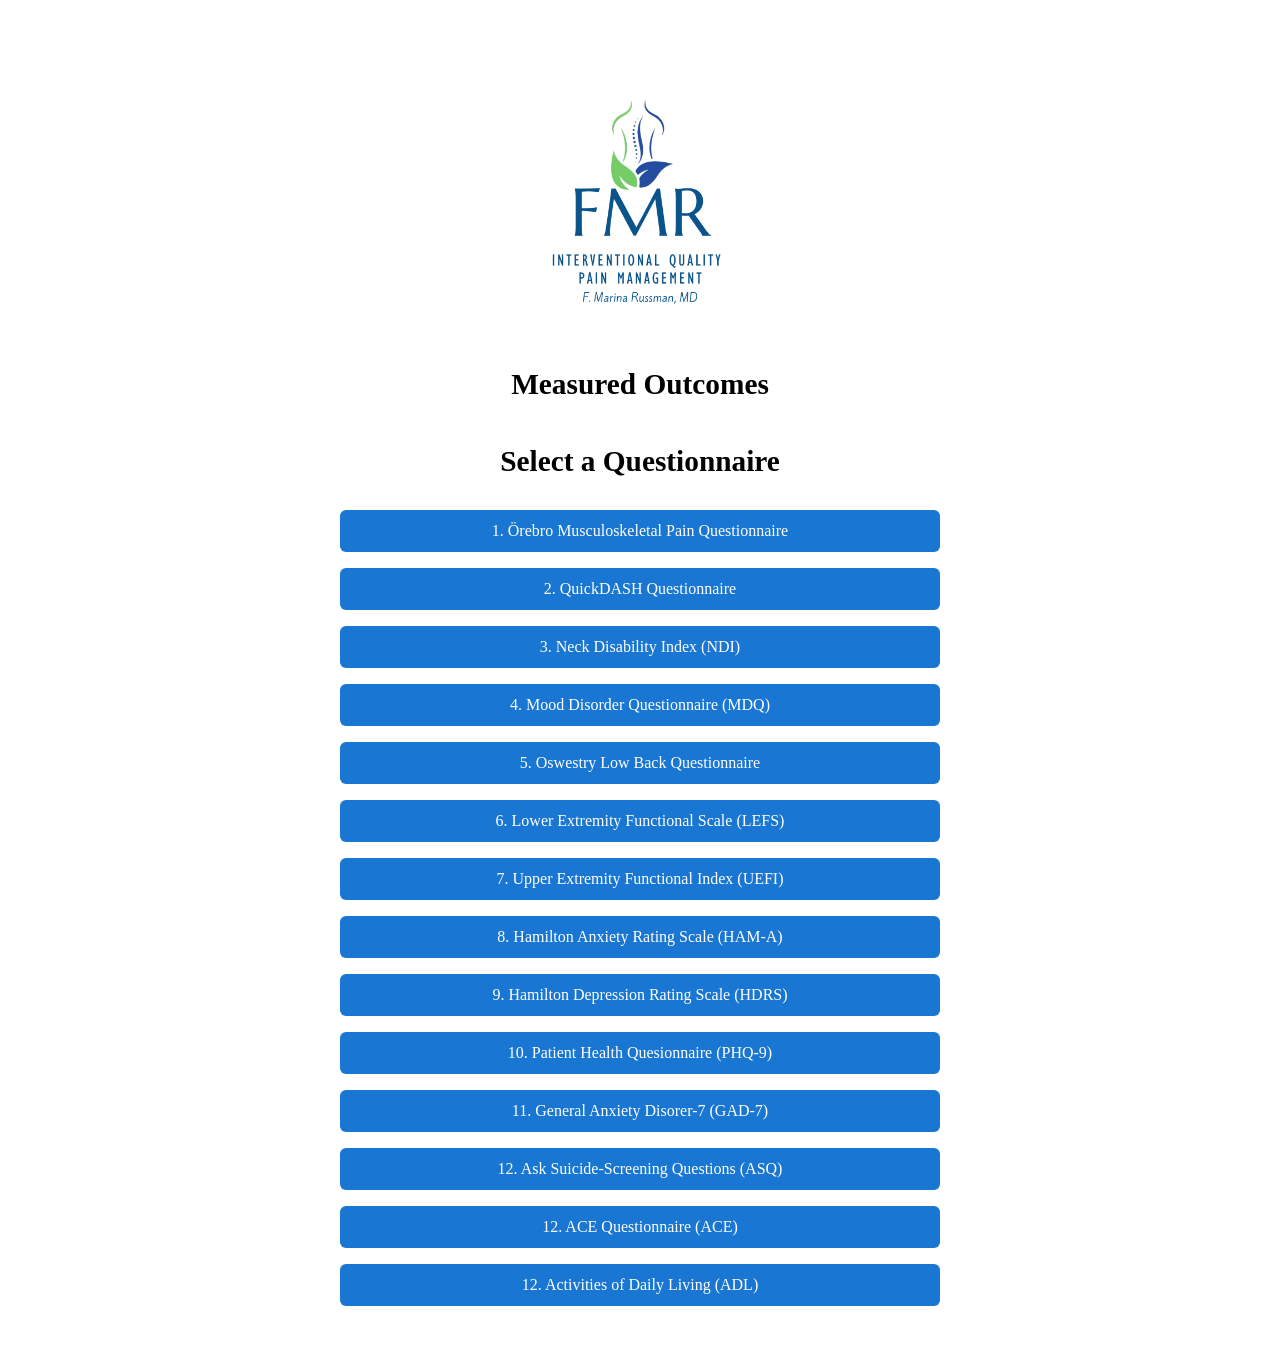
<file: index.html>
<!DOCTYPE html>
<html lang="en">
<head>
  <meta charset="UTF-8">
  <title>Measured Outcomes</title>
  <style>
    .container {
      max-width: 600px;
      margin: 40px auto;
      text-align: center;
    }
    .logo {
      width: 300px; /* Increased size */
      margin-bottom: 24px;
    }
    .main-title,
    .subtitle {
      font-size: 22pt; /* Same size for both titles */
      margin-bottom: 0.5em;
      font-weight: bold;
      font-family: inherit;
    }
    .subtitle {
      margin-top: 1.5em;
    }
    .btn-list {
      margin-top: 2em;
      display: flex;
      flex-direction: column;
      gap: 1em;
    }
    .button {
      display: inline-block;
      padding: 12px 24px;
      background: #1976d2;
      color: #fff;
      text-decoration: none;
      border-radius: 6px;
      font-size: 1em;
      transition: background 0.2s;
    }
    .button:hover {
      background: #1565c0;
    }
  </style>
</head>
<body>
  <div class="container">
    <img src="fmrlogo.png" alt="Company Logo" class="logo">
    <div class="main-title">Measured Outcomes</div>
    <div class="subtitle">Select a Questionnaire</div>
    <div class="btn-list">
      <a class="button" href="Orebro.html">1. Örebro Musculoskeletal Pain Questionnaire</a>
      <a class="button" href="QuickDash.html">2. QuickDASH Questionnaire</a>
      <a class="button" href="NDI.html">3. Neck Disability Index (NDI)</a>
      <a class="button" href="MDQ.html">4. Mood Disorder Questionnaire (MDQ)</a>
      <a class="button" href="Oswestry.html">5. Oswestry Low Back Questionnaire</a>
      <a class="button" href="LEFS.html">6. Lower Extremity Functional Scale (LEFS)</a>
      <a class="button" href="UEFI.html">7. Upper Extremity Functional Index (UEFI)</a>
      <a class="button" href="HAM-A.html">8. Hamilton Anxiety Rating Scale (HAM-A)</a>
      <a class="button" href="HDRS.html">9. Hamilton Depression Rating Scale (HDRS)</a>
      <a class="button" href="PHQ-9.html">10. Patient Health Quesionnaire (PHQ-9)</a>
      <a class="button" href="GAD-7.html">11. General Anxiety Disorer-7 (GAD-7)</a>
      <a class="button" href="ASQ.html">12. Ask Suicide-Screening Questions (ASQ)</a>
      <a class="button" href="ACE.html">12. ACE Questionnaire (ACE)</a>
      <a class="button" href="ADL.html">12. Activities of Daily Living (ADL)</a>
    </div>
  </div>
</body>
</html>
</file>
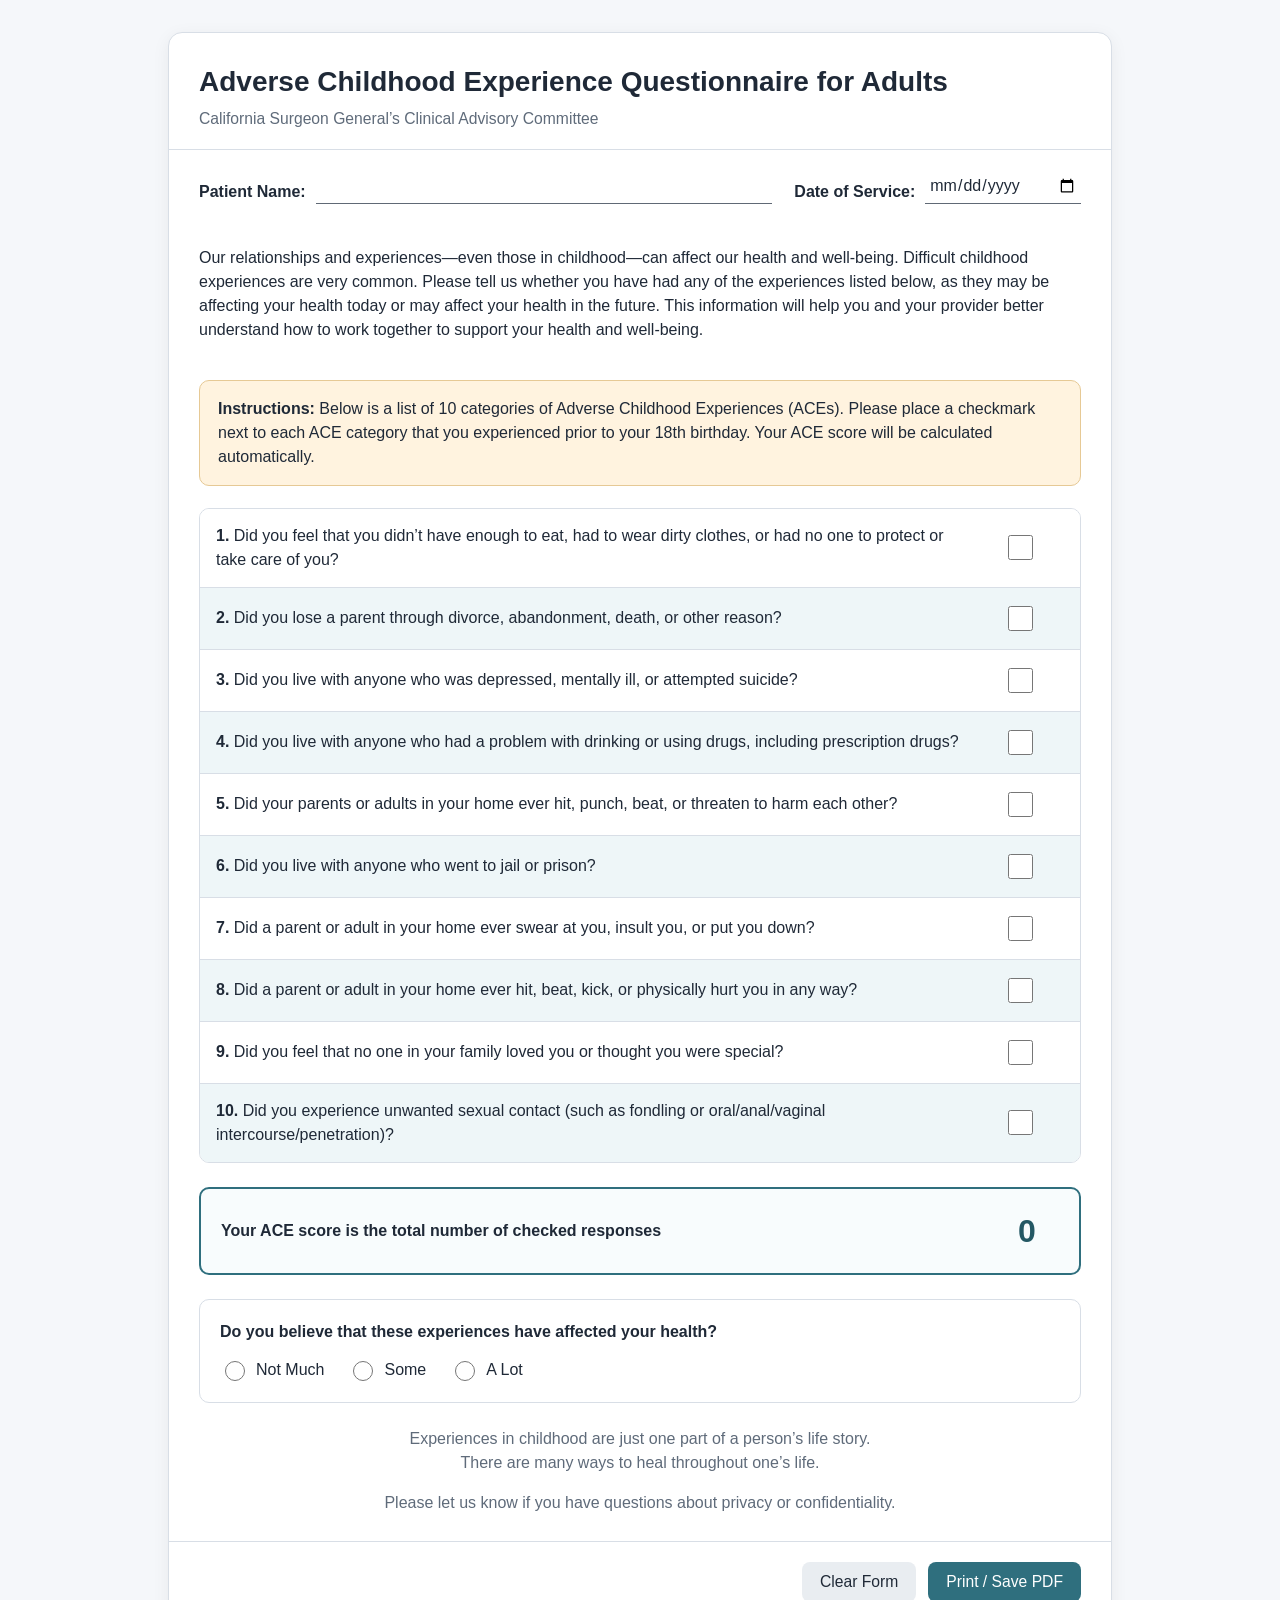
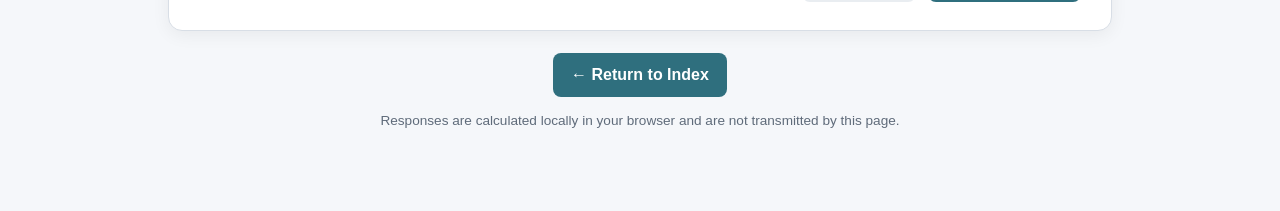
<file: ACE.html>
<!DOCTYPE html>
<html lang="en">
<head>
  <meta charset="UTF-8" />
  <meta name="viewport" content="width=device-width, initial-scale=1.0" />
  <title>ACE Questionnaire for Adults</title>
  <style>
    :root {
      --bg: #f5f7fa;
      --card: #ffffff;
      --text: #1f2937;
      --muted: #5f6b7a;
      --border: #d8dee6;
      --soft: #eef6f8;
      --accent: #2f6f7e;
      --accent-dark: #245864;
      --focus: #90c7d2;
    }

    * { box-sizing: border-box; }

    body {
      margin: 0;
      font-family: Arial, Helvetica, sans-serif;
      background: var(--bg);
      color: var(--text);
      line-height: 1.5;
    }

    .page {
      max-width: 980px;
      margin: 32px auto;
      padding: 0 18px 48px;
    }

    .card {
      background: var(--card);
      border: 1px solid var(--border);
      border-radius: 14px;
      box-shadow: 0 4px 18px rgba(0,0,0,.06);
      overflow: hidden;
    }

    .header {
      padding: 28px 30px 18px;
      border-bottom: 1px solid var(--border);
    }

    h1 {
      margin: 0 0 4px;
      font-size: 1.75rem;
    }

    .subtitle {
      margin: 0;
      color: var(--muted);
      font-size: .98rem;
    }


    .patient-info {
      display: grid;
      grid-template-columns: 2fr 1fr;
      gap: 22px;
      padding: 18px 30px 4px;
    }

    .field {
      display: flex;
      align-items: flex-end;
      gap: 10px;
    }

    .field label {
      font-weight: 700;
      white-space: nowrap;
    }

    .line-input {
      width: 100%;
      border: none;
      border-bottom: 1.5px solid #606975;
      border-radius: 0;
      padding: 5px 4px 4px;
      font: inherit;
      background: transparent;
      color: var(--text);
    }

    .line-input:focus {
      outline: none;
      border-bottom: 2px solid var(--accent);
    }

    .intro {
      padding: 22px 30px 6px;
    }

    .instructions {
      margin: 16px 30px 22px;
      padding: 16px 18px;
      background: #fff3df;
      border: 1px solid #e6c995;
      border-radius: 10px;
    }

    .questions {
      margin: 0 30px;
      border: 1px solid var(--border);
      border-radius: 10px;
      overflow: hidden;
    }

    .question {
      display: grid;
      grid-template-columns: 1fr 88px;
      align-items: center;
      gap: 16px;
      padding: 15px 16px;
      border-bottom: 1px solid var(--border);
      background: #fff;
    }

    .question:nth-child(even) {
      background: var(--soft);
    }

    .question:last-child {
      border-bottom: none;
    }

    .question-text {
      font-size: 1rem;
    }

    .check-wrap {
      display: flex;
      justify-content: center;
      align-items: center;
    }

    input[type="checkbox"] {
      width: 25px;
      height: 25px;
      accent-color: var(--accent);
      cursor: pointer;
    }

    .score-box {
      margin: 24px 30px 0;
      padding: 18px 20px;
      border: 2px solid var(--accent);
      border-radius: 10px;
      background: #f8fcfd;
      display: flex;
      justify-content: space-between;
      align-items: center;
      gap: 20px;
      font-weight: 700;
    }

    .score-number {
      min-width: 64px;
      text-align: center;
      font-size: 2rem;
      color: var(--accent-dark);
    }

    .impact {
      margin: 24px 30px;
      padding: 20px;
      border: 1px solid var(--border);
      border-radius: 10px;
    }

    .impact-title {
      font-weight: 700;
      margin-bottom: 14px;
    }

    .radio-row {
      display: flex;
      gap: 24px;
      flex-wrap: wrap;
    }

    .radio-option {
      display: flex;
      align-items: center;
      gap: 8px;
    }

    input[type="radio"] {
      width: 20px;
      height: 20px;
      accent-color: var(--accent);
    }

    .closing {
      margin: 0 30px 26px;
      text-align: center;
      color: var(--muted);
    }

    .actions {
      display: flex;
      gap: 12px;
      justify-content: flex-end;
      padding: 20px 30px 28px;
      border-top: 1px solid var(--border);
    }

    button {
      border: none;
      border-radius: 8px;
      padding: 11px 18px;
      font-size: .98rem;
      cursor: pointer;
    }

    .btn-secondary {
      background: #e9edf1;
      color: var(--text);
    }

    .btn-primary {
      background: var(--accent);
      color: white;
    }

    .btn-primary:hover {
      background: var(--accent-dark);
    }

    button:focus-visible,
    input:focus-visible {
      outline: 3px solid var(--focus);
      outline-offset: 2px;
    }

    .back-link {
      text-align: center;
      margin-top: 22px;
      margin-bottom: 10px;
    }

    .back-link a {
      display: inline-block;
      padding: 10px 18px;
      background: var(--accent);
      color: #fff;
      text-decoration: none;
      border-radius: 8px;
      font-weight: 700;
    }

    .back-link a:hover {
      background: var(--accent-dark);
    }

    .footer-note {
      margin-top: 14px;
      color: var(--muted);
      text-align: center;
      font-size: .85rem;
    }

    @media (max-width: 650px) {
      .page { margin-top: 12px; padding: 0 10px 30px; }
      .header, .intro { padding-left: 18px; padding-right: 18px; }
      .patient-info {
        grid-template-columns: 1fr;
        gap: 14px;
        padding-left: 18px;
        padding-right: 18px;
      }
      .instructions, .questions, .score-box, .impact, .closing {
        margin-left: 18px;
        margin-right: 18px;
      }
      .question {
        grid-template-columns: 1fr 54px;
        padding: 14px 12px;
      }
      .actions {
        padding: 18px;
        flex-direction: column-reverse;
      }
      .actions button { width: 100%; }
      .score-box { align-items: flex-start; }
      .radio-row { flex-direction: column; gap: 10px; }
    }

    @media print {
      @page {
        size: Letter portrait;
        margin: 0.25in;
      }

      html,
      body {
        width: 8.5in;
        margin: 0;
        padding: 0;
        background: white;
        font-size: 9.5px;
        line-height: 1.18;
      }

      .page {
        width: 100%;
        max-width: none;
        margin: 0;
        padding: 0;
      }

      .card {
        box-shadow: none;
        border: none;
        border-radius: 0;
      }

      .header {
        padding: 0 0 5px;
      }

      h1 {
        font-size: 16px;
        margin: 0 0 2px;
      }

      .subtitle {
        font-size: 9px;
      }

      .patient-info {
        padding: 5px 0 2px;
        gap: 22px;
      }

      .field {
        gap: 6px;
      }

      .line-input {
        padding: 1px 2px;
        border-bottom: 1px solid #333;
        font-size: 9.5px;
      }

      .intro {
        padding: 5px 0 0;
      }

      .intro p {
        margin: 2px 0 4px;
      }

      .instructions {
        margin: 4px 0 5px;
        padding: 5px 7px;
        border-radius: 4px;
      }

      .questions {
        margin: 0;
        border-radius: 0;
      }

      .question {
        min-height: 0;
        padding: 4px 6px;
        grid-template-columns: 1fr 34px;
        gap: 5px;
        line-height: 1.12;
        break-inside: avoid;
        page-break-inside: avoid;
      }

      .question-text {
        font-size: 9.3px;
      }

      input[type="checkbox"] {
        width: 14px;
        height: 14px;
      }

      .score-box {
        margin: 5px 0 0;
        padding: 5px 7px;
        border-width: 1px;
        border-radius: 4px;
      }

      .score-number {
        min-width: 34px;
        font-size: 17px;
      }

      .impact {
        margin: 5px 0;
        padding: 5px 7px;
        border-radius: 4px;
      }

      .impact-title {
        margin-bottom: 4px;
      }

      .radio-row {
        gap: 18px;
      }

      input[type="radio"] {
        width: 13px;
        height: 13px;
      }

      .closing {
        margin: 4px 0 0;
        font-size: 8.8px;
        line-height: 1.12;
      }

      .closing p {
        margin: 2px 0;
      }

      .actions,
      .back-link,
      .footer-note {
        display: none !important;
      }

      * {
        -webkit-print-color-adjust: exact;
        print-color-adjust: exact;
      }
    }
  </style>
</head>
<body>
  <main class="page">
    <section class="card">
      <header class="header">
        <h1>Adverse Childhood Experience Questionnaire for Adults</h1>
        <p class="subtitle">California Surgeon General’s Clinical Advisory Committee</p>
      </header>


      <div class="patient-info">
        <div class="field">
          <label for="patientName">Patient Name:</label>
          <input
            id="patientName"
            name="patientName"
            class="line-input"
            type="text"
            autocomplete="name"
          />
        </div>

        <div class="field">
          <label for="dateOfService">Date of Service:</label>
          <input
            id="dateOfService"
            name="dateOfService"
            class="line-input"
            type="date"
          />
        </div>
      </div>

      <div class="intro">
        <p>
          Our relationships and experiences—even those in childhood—can affect our health and well-being.
          Difficult childhood experiences are very common. Please tell us whether you have had any of the
          experiences listed below, as they may be affecting your health today or may affect your health in
          the future. This information will help you and your provider better understand how to work together
          to support your health and well-being.
        </p>
      </div>

      <div class="instructions">
        <strong>Instructions:</strong> Below is a list of 10 categories of Adverse Childhood Experiences (ACEs).
        Please place a checkmark next to each ACE category that you experienced prior to your 18th birthday.
        Your ACE score will be calculated automatically.
      </div>

      <form id="aceForm">
        <div class="questions">
          <label class="question">
            <span class="question-text"><strong>1.</strong> Did you feel that you didn’t have enough to eat, had to wear dirty clothes, or had no one to protect or take care of you?</span>
            <span class="check-wrap"><input class="ace-check" type="checkbox" aria-label="Question 1 yes" /></span>
          </label>

          <label class="question">
            <span class="question-text"><strong>2.</strong> Did you lose a parent through divorce, abandonment, death, or other reason?</span>
            <span class="check-wrap"><input class="ace-check" type="checkbox" aria-label="Question 2 yes" /></span>
          </label>

          <label class="question">
            <span class="question-text"><strong>3.</strong> Did you live with anyone who was depressed, mentally ill, or attempted suicide?</span>
            <span class="check-wrap"><input class="ace-check" type="checkbox" aria-label="Question 3 yes" /></span>
          </label>

          <label class="question">
            <span class="question-text"><strong>4.</strong> Did you live with anyone who had a problem with drinking or using drugs, including prescription drugs?</span>
            <span class="check-wrap"><input class="ace-check" type="checkbox" aria-label="Question 4 yes" /></span>
          </label>

          <label class="question">
            <span class="question-text"><strong>5.</strong> Did your parents or adults in your home ever hit, punch, beat, or threaten to harm each other?</span>
            <span class="check-wrap"><input class="ace-check" type="checkbox" aria-label="Question 5 yes" /></span>
          </label>

          <label class="question">
            <span class="question-text"><strong>6.</strong> Did you live with anyone who went to jail or prison?</span>
            <span class="check-wrap"><input class="ace-check" type="checkbox" aria-label="Question 6 yes" /></span>
          </label>

          <label class="question">
            <span class="question-text"><strong>7.</strong> Did a parent or adult in your home ever swear at you, insult you, or put you down?</span>
            <span class="check-wrap"><input class="ace-check" type="checkbox" aria-label="Question 7 yes" /></span>
          </label>

          <label class="question">
            <span class="question-text"><strong>8.</strong> Did a parent or adult in your home ever hit, beat, kick, or physically hurt you in any way?</span>
            <span class="check-wrap"><input class="ace-check" type="checkbox" aria-label="Question 8 yes" /></span>
          </label>

          <label class="question">
            <span class="question-text"><strong>9.</strong> Did you feel that no one in your family loved you or thought you were special?</span>
            <span class="check-wrap"><input class="ace-check" type="checkbox" aria-label="Question 9 yes" /></span>
          </label>

          <label class="question">
            <span class="question-text"><strong>10.</strong> Did you experience unwanted sexual contact (such as fondling or oral/anal/vaginal intercourse/penetration)?</span>
            <span class="check-wrap"><input class="ace-check" type="checkbox" aria-label="Question 10 yes" /></span>
          </label>
        </div>

        <div class="score-box" aria-live="polite">
          <span>Your ACE score is the total number of checked responses</span>
          <span id="aceScore" class="score-number">0</span>
        </div>

        <section class="impact">
          <div class="impact-title">Do you believe that these experiences have affected your health?</div>
          <div class="radio-row">
            <label class="radio-option">
              <input type="radio" name="impact" value="Not Much" />
              <span>Not Much</span>
            </label>
            <label class="radio-option">
              <input type="radio" name="impact" value="Some" />
              <span>Some</span>
            </label>
            <label class="radio-option">
              <input type="radio" name="impact" value="A Lot" />
              <span>A Lot</span>
            </label>
          </div>
        </section>

        <div class="closing">
          <p>Experiences in childhood are just one part of a person’s life story.<br>
          There are many ways to heal throughout one’s life.</p>
          <p>Please let us know if you have questions about privacy or confidentiality.</p>
        </div>

        <div class="actions">
          <button type="button" class="btn-secondary" id="clearBtn">Clear Form</button>
          <button type="button" class="btn-primary" onclick="window.print()">Print / Save PDF</button>
        </div>
      </form>
    </section>

    <div class="back-link">
      <a href="index.html">← Return to Index</a>
    </div>

    <div class="footer-note">
      Responses are calculated locally in your browser and are not transmitted by this page.
    </div>
  </main>

  <script>
    const checks = Array.from(document.querySelectorAll('.ace-check'));
    const scoreEl = document.getElementById('aceScore');
    const clearBtn = document.getElementById('clearBtn');
    const form = document.getElementById('aceForm');

    function updateScore() {
      scoreEl.textContent = checks.filter(cb => cb.checked).length;
    }

    checks.forEach(cb => cb.addEventListener('change', updateScore));

    clearBtn.addEventListener('click', () => {
      if (confirm('Clear all responses?')) {
        form.reset();
        updateScore();
        window.scrollTo({ top: 0, behavior: 'smooth' });
      }
    });

    updateScore();
  </script>
</body>
</html>
</file>
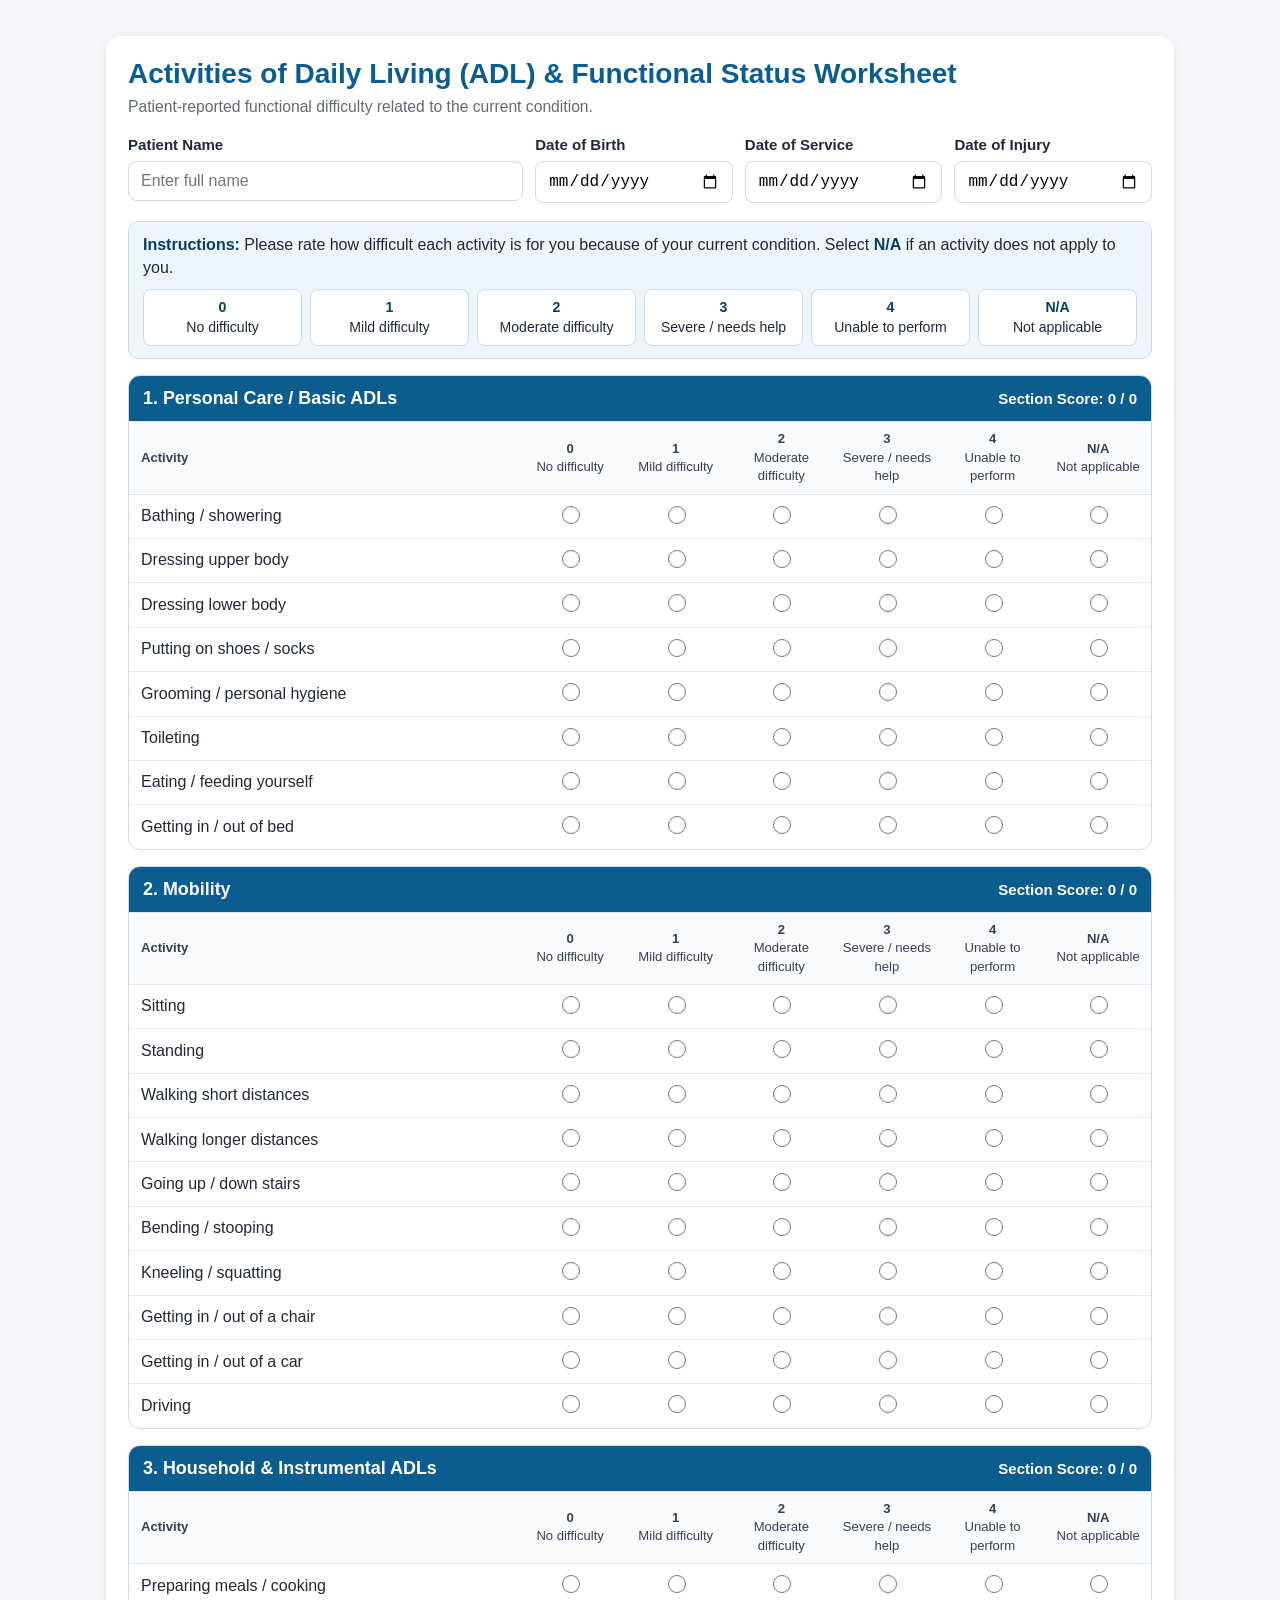
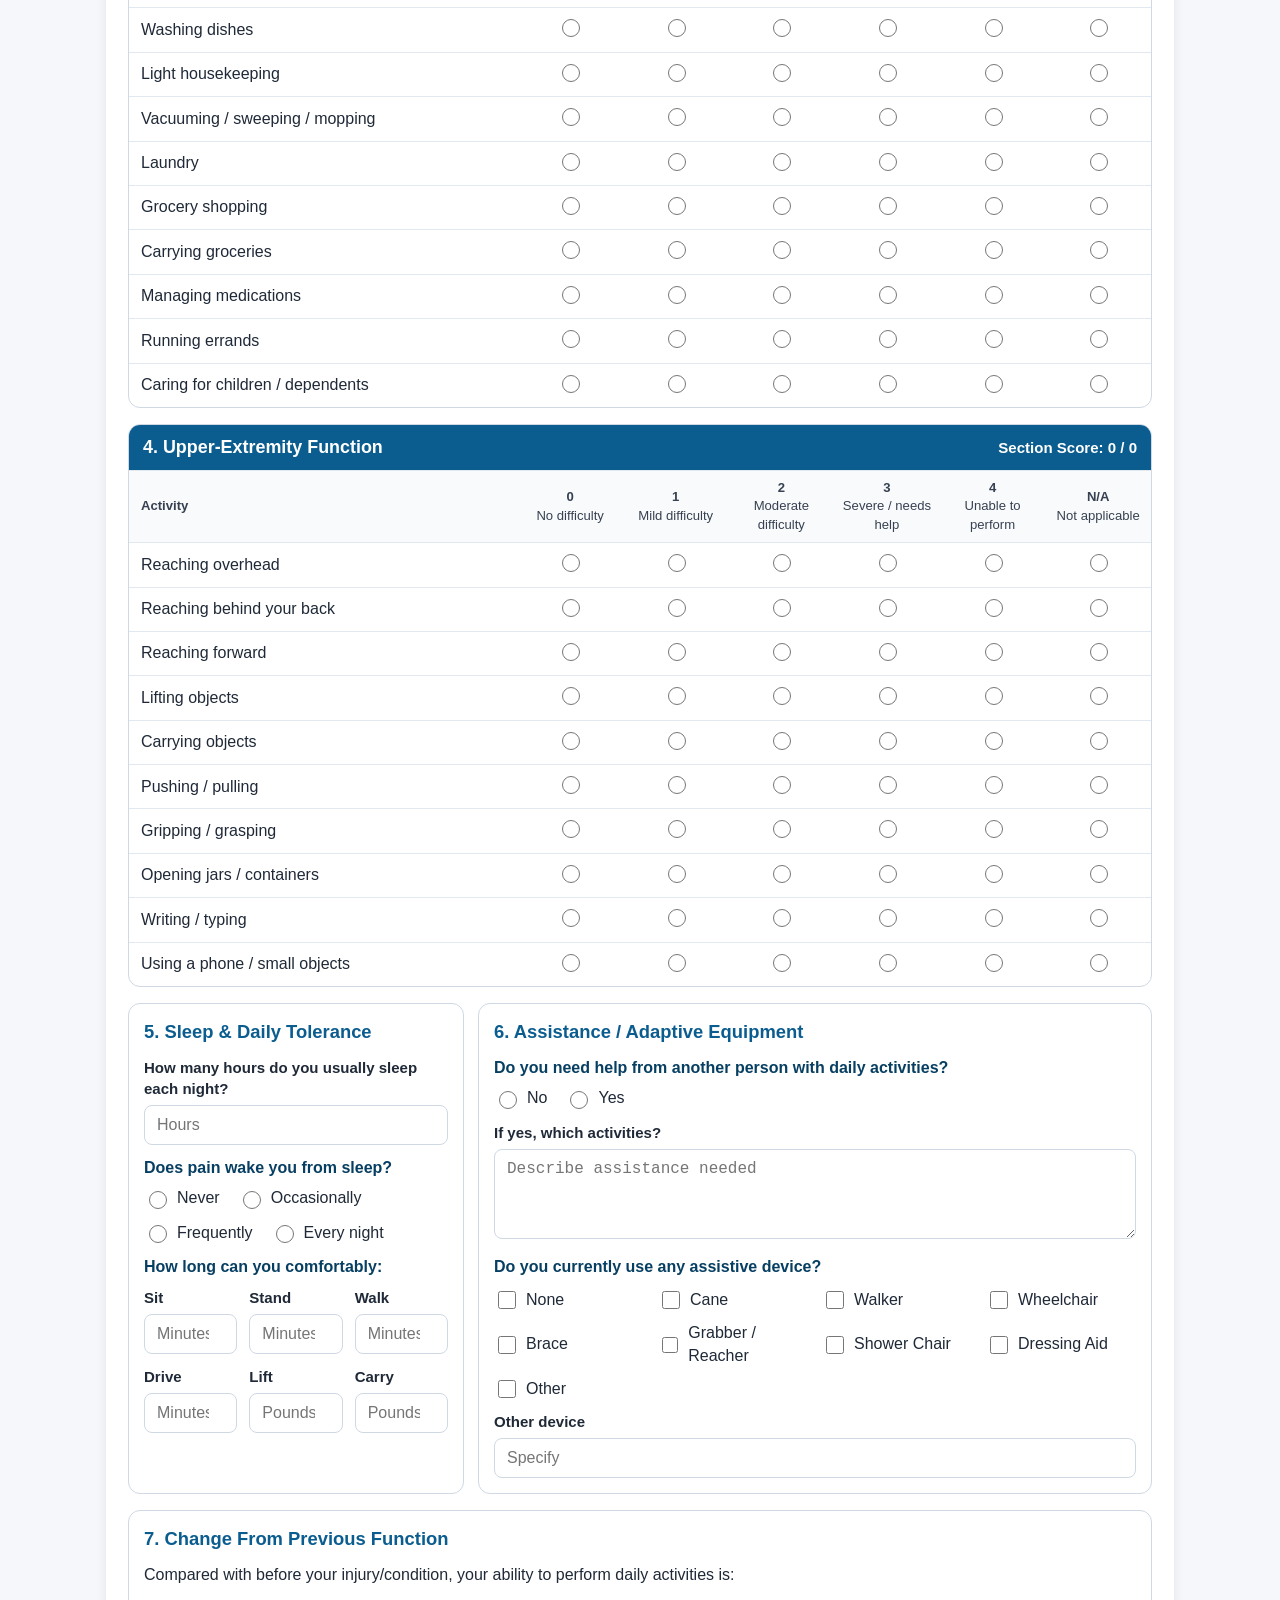
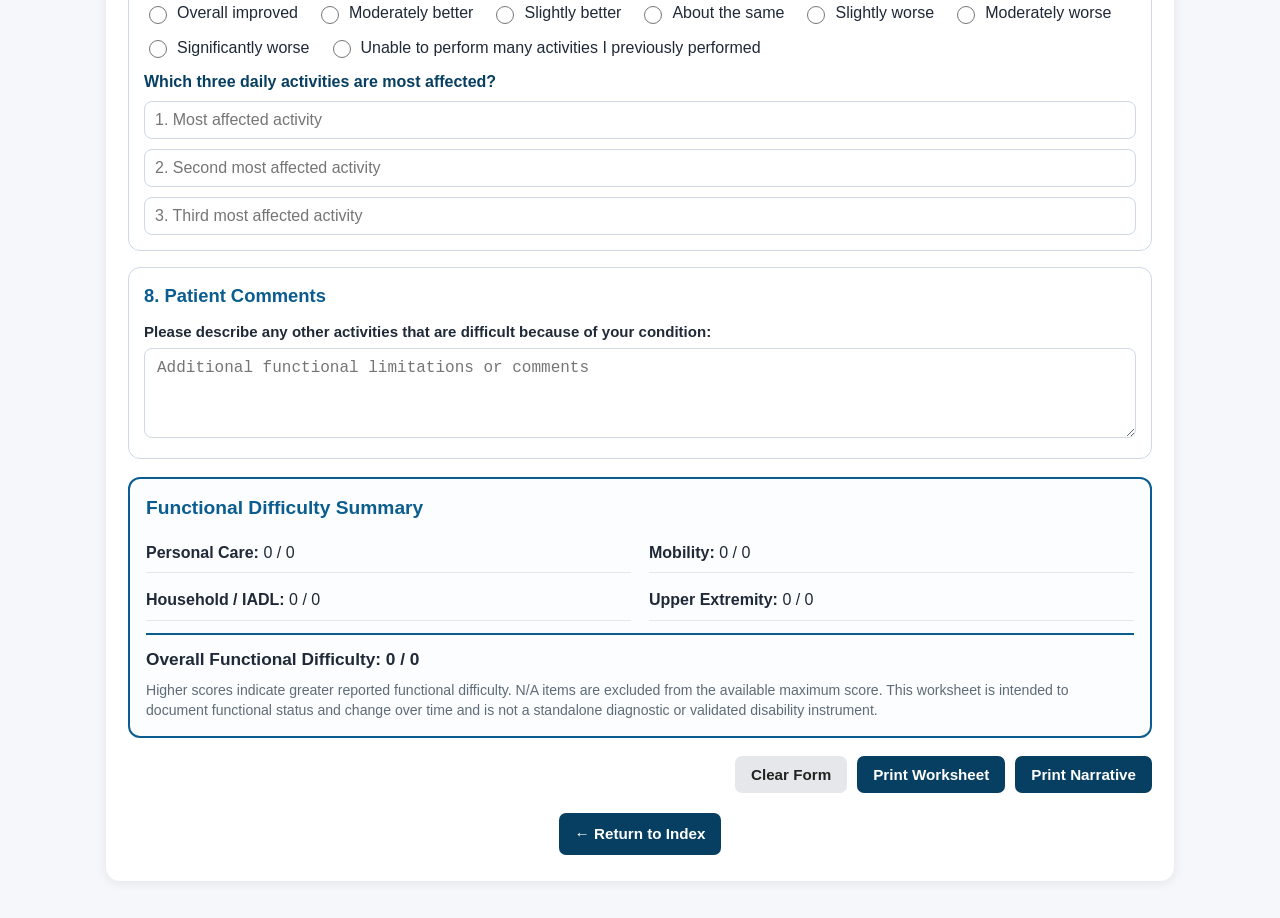
<file: ADL.html>
<!DOCTYPE html>
<html lang="en">
<head>
  <meta charset="utf-8" />
  <meta name="viewport" content="width=device-width,initial-scale=1" />
  <title>Activities of Daily Living (ADL) Worksheet</title>
  <style>
    :root{
      --bg:#f5f7fa;
      --card:#ffffff;
      --accent:#0b5d8f;
      --accent-dark:#073f62;
      --border:#cfd8e3;
      --muted:#5f6b76;
      --text:#1f2937;
      --soft:#eef5fa;
      --success:#1f7a3f;
    }

    *{ box-sizing:border-box; }

    html,body{
      margin:0;
      padding:0;
      font-family:Arial, Helvetica, sans-serif;
      background:var(--bg);
      color:var(--text);
      line-height:1.4;
      -webkit-overflow-scrolling:touch;
    }

    .container{
      max-width:1100px;
      margin:20px auto;
      padding:16px;
    }

    .sheet{
      background:var(--card);
      border-radius:14px;
      box-shadow:0 2px 12px rgba(0,0,0,.08);
      padding:22px;
    }

    h1{
      margin:0 0 6px;
      color:var(--accent);
      font-size:1.75rem;
      line-height:1.15;
    }

    .subtitle{
      margin:0 0 14px;
      color:var(--muted);
      font-size:.98rem;
    }

    .patient-grid{
      display:grid;
      grid-template-columns:2fr 1fr 1fr 1fr;
      gap:12px;
      margin:16px 0 18px;
    }

    label.field{
      display:block;
      font-weight:700;
      font-size:.94rem;
    }

    .field input,
    .field textarea,
    .field select{
      width:100%;
      margin-top:6px;
      border:1px solid var(--border);
      border-radius:8px;
      padding:10px 12px;
      font-size:1rem;
      background:#fff;
    }

    .field textarea{
      min-height:90px;
      resize:vertical;
    }

    .instructions{
      background:var(--soft);
      border:1px solid #c8ddea;
      border-radius:10px;
      padding:12px 14px;
      margin-bottom:16px;
    }

    .instructions strong{
      color:var(--accent-dark);
    }

    .score-key{
      display:grid;
      grid-template-columns:repeat(6,1fr);
      gap:8px;
      margin-top:10px;
    }

    .score-pill{
      border:1px solid #c8ddea;
      background:#fff;
      border-radius:8px;
      padding:8px;
      font-size:.88rem;
      text-align:center;
    }

    .section-card{
      border:1px solid var(--border);
      border-radius:12px;
      margin-bottom:16px;
      overflow:hidden;
      background:#fff;
    }

    .section-head{
      background:var(--accent);
      color:#fff;
      padding:10px 14px;
      display:flex;
      justify-content:space-between;
      gap:12px;
      align-items:center;
      flex-wrap:wrap;
    }

    .section-head h2{
      margin:0;
      font-size:1.12rem;
    }

    .section-score{
      font-weight:700;
      font-size:.94rem;
    }

    .adl-table{
      width:100%;
      border-collapse:collapse;
      table-layout:fixed;
    }

    .adl-table th,
    .adl-table td{
      border-top:1px solid #e2e8f0;
      padding:8px 6px;
      vertical-align:middle;
    }

    .adl-table th{
      background:#f8fafc;
      font-size:.82rem;
      color:#374151;
      text-align:center;
    }

    .adl-table th.activity,
    .adl-table td.activity{
      width:38%;
      text-align:left;
      padding-left:12px;
    }

    .adl-table td.choice{
      text-align:center;
    }

    input[type="radio"],
    input[type="checkbox"]{
      width:18px;
      height:18px;
      accent-color:var(--accent);
      cursor:pointer;
    }

    .two-col{
      display:grid;
      grid-template-columns:1fr 1fr;
      gap:14px;
    }

    .card{
      border:1px solid var(--border);
      border-radius:12px;
      padding:15px;
      margin-bottom:16px;
      background:#fff;
    }

    .card h2{
      margin:0 0 12px;
      color:var(--accent);
      font-size:1.15rem;
    }

    .card h3{
      margin:12px 0 8px;
      font-size:1rem;
      color:var(--accent-dark);
    }

    .inline-options{
      display:flex;
      flex-wrap:wrap;
      gap:12px 18px;
      margin-top:8px;
    }

    .inline-options label,
    .check-grid label{
      display:flex;
      align-items:center;
      gap:7px;
      font-weight:500;
    }

    .check-grid{
      display:grid;
      grid-template-columns:repeat(4, minmax(150px,1fr));
      gap:10px 14px;
      margin-top:10px;
    }

    .tolerance-grid{
      display:grid;
      grid-template-columns:repeat(3,1fr);
      gap:12px;
    }

    .rank-list{
      display:grid;
      gap:10px;
    }

    .rank-list input{
      width:100%;
      border:1px solid var(--border);
      border-radius:8px;
      padding:9px 10px;
      font-size:1rem;
    }

    .summary-box{
      border:2px solid var(--accent);
      border-radius:12px;
      padding:16px;
      margin-top:18px;
      background:#fbfdff;
    }

    .summary-box h2{
      margin:0 0 12px;
      color:var(--accent);
      font-size:1.2rem;
    }

    .summary-grid{
      display:grid;
      grid-template-columns:repeat(2,1fr);
      gap:8px 18px;
    }

    .summary-item{
      padding:8px 0;
      border-bottom:1px solid #e5e7eb;
    }

    .summary-total{
      grid-column:1 / -1;
      border-top:2px solid var(--accent);
      margin-top:4px;
      padding-top:12px;
      font-size:1.08rem;
      font-weight:800;
    }

    .summary-note{
      color:var(--muted);
      font-size:.88rem;
      margin-top:10px;
    }

    .actions{
      display:flex;
      justify-content:flex-end;
      gap:10px;
      flex-wrap:wrap;
      margin-top:18px;
    }

    button,
    .back-link a{
      border:none;
      border-radius:7px;
      padding:10px 16px;
      font-size:.95rem;
      font-weight:700;
      cursor:pointer;
      text-decoration:none;
      display:inline-block;
    }

    .print-btn,
    .back-link a{
      background:var(--accent-dark);
      color:#fff;
    }

    .clear-btn{
      background:#e5e7eb;
      color:#222;
    }

    .back-link{
      text-align:center;
      margin:20px 0 4px;
    }

    .small-note{
      font-size:.88rem;
      color:var(--muted);
      margin-top:8px;
    }

    @media (max-width:900px){
      .patient-grid,
      .two-col,
      .tolerance-grid{
        grid-template-columns:1fr;
      }

      .check-grid{
        grid-template-columns:repeat(2,minmax(140px,1fr));
      }

      .score-key{
        grid-template-columns:repeat(2,1fr);
      }

      .adl-table{
        font-size:.88rem;
      }

      .adl-table th.activity,
      .adl-table td.activity{
        width:42%;
      }
    }

    @media (max-width:560px){
      .container{ padding:8px; }
      .sheet{ padding:14px; }
      .adl-table th,
      .adl-table td{ padding:7px 3px; }
      .adl-table th.activity,
      .adl-table td.activity{ width:46%; }
      .check-grid{ grid-template-columns:1fr; }
    }


    .narrative-printout{
      display:none;
      background:#fff;
      color:#111;
    }

    .narrative-header{
      border-bottom:2px solid var(--accent);
      padding-bottom:10px;
      margin-bottom:14px;
    }

    .narrative-header h1{
      margin-bottom:4px;
    }

    .narrative-demographics{
      display:grid;
      grid-template-columns:2fr 1fr 1fr 1fr;
      gap:10px;
      margin-top:10px;
      font-size:.94rem;
    }

    .narrative-demographics div{
      border-bottom:1px solid #888;
      padding:3px 2px 5px;
      min-height:28px;
    }

    .narrative-demographics strong{
      display:block;
      font-size:.78rem;
      color:var(--muted);
      margin-bottom:2px;
    }

    .narrative-body{
      font-size:1rem;
      line-height:1.55;
    }

    .narrative-body p{
      margin:0 0 12px;
    }

    .narrative-section-title{
      font-weight:800;
      color:var(--accent-dark);
      margin:14px 0 5px;
    }

    .narrative-score-box{
      margin-top:16px;
      padding:12px 14px;
      border:1.5px solid var(--accent);
      border-radius:8px;
      background:#fbfdff;
    }

    .narrative-score-box h2{
      margin:0 0 8px;
      font-size:1.05rem;
      color:var(--accent);
    }

    .narrative-score-grid{
      display:grid;
      grid-template-columns:repeat(2,1fr);
      gap:5px 18px;
    }

    .narrative-footer-note{
      margin-top:12px;
      padding-top:8px;
      border-top:1px solid #bbb;
      font-size:.82rem;
      color:#555;
    }

    @media print{
      body.narrative-print .sheet > *:not(.narrative-printout){
        display:none !important;
      }

      body.narrative-print .narrative-printout{
        display:block !important;
      }

      body.worksheet-print .narrative-printout{
        display:none !important;
      }

      @page{
        size:Letter portrait;
        margin:.35in;
      }

      html,body{
        background:#fff !important;
        color:#000;
        font-size:9pt;
        line-height:1.2;
      }

      .container{
        max-width:none;
        margin:0;
        padding:0;
      }

      .sheet{
        box-shadow:none;
        border-radius:0;
        padding:0;
      }

      h1{
        color:#000;
        font-size:16pt;
        margin-bottom:3px;
      }

      .subtitle{
        color:#000;
        margin-bottom:8px;
      }

      .patient-grid{
        grid-template-columns:2fr 1fr 1fr 1fr;
        gap:7px;
        margin:8px 0 10px;
      }

      label.field{
        font-size:8.5pt;
      }

      .field input,
      .field textarea,
      .field select{
        border:none;
        border-bottom:1px solid #444;
        border-radius:0;
        padding:2px 1px;
        margin-top:2px;
        font-size:8.5pt;
        background:#fff;
      }

      .instructions{
        padding:7px 9px;
        margin-bottom:10px;
        background:#fff;
        border:1px solid #777;
      }

      .score-key{
        grid-template-columns:repeat(6,1fr);
        gap:3px;
        margin-top:5px;
      }

      .score-pill{
        padding:4px 3px;
        font-size:7.4pt;
        border-color:#888;
      }

      .section-card{
        border-radius:0;
        margin-bottom:8px;
        break-inside:avoid;
        page-break-inside:avoid;
      }

      .section-head{
        background:#fff !important;
        color:#000;
        border-bottom:1px solid #444;
        padding:5px 8px;
      }

      .section-head h2{
        font-size:10pt;
      }

      .section-score{
        font-size:8.5pt;
      }

      .adl-table th,
      .adl-table td{
        padding:4px 3px;
        font-size:7.9pt;
      }

      .adl-table th.activity,
      .adl-table td.activity{
        width:40%;
        padding-left:6px;
      }

      input[type="radio"],
      input[type="checkbox"]{
        width:11px;
        height:11px;
      }

      .card{
        border-radius:0;
        padding:8px;
        margin-bottom:8px;
        break-inside:avoid;
        page-break-inside:avoid;
      }

      .card h2{
        color:#000;
        font-size:10pt;
        margin-bottom:6px;
      }

      .card h3{
        color:#000;
        font-size:9pt;
      }

      .two-col,
      .tolerance-grid{
        gap:8px;
      }

      .check-grid{
        grid-template-columns:repeat(4,1fr);
        gap:4px 8px;
      }

      .summary-box{
        border-radius:0;
        border:1.5px solid #333;
        padding:9px;
        margin-top:8px;
        break-inside:avoid;
        page-break-inside:avoid;
      }

      .summary-box h2{
        color:#000;
        font-size:10pt;
        margin-bottom:5px;
      }

      .summary-grid{
        gap:3px 12px;
      }

      .summary-item{
        padding:3px 0;
      }

      .summary-note,
      .small-note{
        color:#000;
        font-size:7.5pt;
      }

      .actions,
      .back-link{
        display:none !important;
      }

      textarea{
        min-height:45px !important;
      }

      body.narrative-print .narrative-printout{
        font-size:10pt;
        line-height:1.42;
      }

      body.narrative-print .narrative-header{
        border-bottom:1.5px solid #333;
        padding-bottom:7px;
        margin-bottom:10px;
      }

      body.narrative-print .narrative-header h1{
        font-size:15pt;
        color:#000;
      }

      body.narrative-print .narrative-demographics{
        grid-template-columns:2fr 1fr 1fr 1fr;
        gap:7px;
        margin-top:7px;
        font-size:8.7pt;
      }

      body.narrative-print .narrative-demographics strong{
        color:#000;
        font-size:7.4pt;
      }

      body.narrative-print .narrative-body{
        font-size:9.4pt;
        line-height:1.4;
      }

      body.narrative-print .narrative-body p{
        margin:0 0 8px;
      }

      body.narrative-print .narrative-section-title{
        color:#000;
        margin:10px 0 3px;
      }

      body.narrative-print .narrative-score-box{
        border:1px solid #333;
        border-radius:0;
        background:#fff;
        padding:8px 10px;
        margin-top:10px;
        break-inside:avoid;
        page-break-inside:avoid;
      }

      body.narrative-print .narrative-score-box h2{
        color:#000;
        font-size:9.5pt;
        margin-bottom:5px;
      }

      body.narrative-print .narrative-score-grid{
        gap:3px 14px;
        font-size:8.7pt;
      }

      body.narrative-print .narrative-footer-note{
        color:#000;
        font-size:7.5pt;
        margin-top:8px;
      }

      *{
        -webkit-print-color-adjust:exact;
        print-color-adjust:exact;
      }
    }
  </style>
</head>
<body>
  <div class="container">
    <div class="sheet">
      <h1>Activities of Daily Living (ADL) &amp; Functional Status Worksheet</h1>
      <p class="subtitle">Patient-reported functional difficulty related to the current condition.</p>

      <div class="patient-grid">
        <label class="field">Patient Name
          <input type="text" id="patientName" maxlength="80" placeholder="Enter full name">
        </label>
        <label class="field">Date of Birth
          <input type="date" id="dob">
        </label>
        <label class="field">Date of Service
          <input type="date" id="dos">
        </label>
        <label class="field">Date of Injury
          <input type="date" id="doi">
        </label>
      </div>

      <div class="instructions">
        <strong>Instructions:</strong> Please rate how difficult each activity is for you because of your current condition. Select <strong>N/A</strong> if an activity does not apply to you.
        <div class="score-key">
          <div class="score-pill"><strong>0</strong><br>No difficulty</div>
          <div class="score-pill"><strong>1</strong><br>Mild difficulty</div>
          <div class="score-pill"><strong>2</strong><br>Moderate difficulty</div>
          <div class="score-pill"><strong>3</strong><br>Severe / needs help</div>
          <div class="score-pill"><strong>4</strong><br>Unable to perform</div>
          <div class="score-pill"><strong>N/A</strong><br>Not applicable</div>
        </div>
      </div>

      <div id="sections"></div>

      <div class="two-col">
        <div class="card">
          <h2>5. Sleep &amp; Daily Tolerance</h2>

          <label class="field">How many hours do you usually sleep each night?
            <input type="number" id="sleepHours" min="0" max="24" step="0.5" placeholder="Hours">
          </label>

          <h3>Does pain wake you from sleep?</h3>
          <div class="inline-options">
            <label><input type="radio" name="sleepWake" value="Never"> Never</label>
            <label><input type="radio" name="sleepWake" value="Occasionally"> Occasionally</label>
            <label><input type="radio" name="sleepWake" value="Frequently"> Frequently</label>
            <label><input type="radio" name="sleepWake" value="Every night"> Every night</label>
          </div>

          <h3>How long can you comfortably:</h3>
          <div class="tolerance-grid">
            <label class="field">Sit
              <input type="number" min="0" id="sitMinutes" placeholder="Minutes">
            </label>
            <label class="field">Stand
              <input type="number" min="0" id="standMinutes" placeholder="Minutes">
            </label>
            <label class="field">Walk
              <input type="number" min="0" id="walkMinutes" placeholder="Minutes">
            </label>
            <label class="field">Drive
              <input type="number" min="0" id="driveMinutes" placeholder="Minutes">
            </label>
            <label class="field">Lift
              <input type="number" min="0" step="0.5" id="liftLbs" placeholder="Pounds">
            </label>
            <label class="field">Carry
              <input type="number" min="0" step="0.5" id="carryLbs" placeholder="Pounds">
            </label>
          </div>
        </div>

        <div class="card">
          <h2>6. Assistance / Adaptive Equipment</h2>

          <h3>Do you need help from another person with daily activities?</h3>
          <div class="inline-options">
            <label><input type="radio" name="needsHelp" value="No"> No</label>
            <label><input type="radio" name="needsHelp" value="Yes"> Yes</label>
          </div>

          <label class="field" style="margin-top:12px;">If yes, which activities?
            <textarea id="helpActivities" placeholder="Describe assistance needed"></textarea>
          </label>

          <h3>Do you currently use any assistive device?</h3>
          <div class="check-grid">
            <label><input type="checkbox" id="noDeviceCheck" value="None"> None</label>
            <label><input type="checkbox" value="Cane"> Cane</label>
            <label><input type="checkbox" value="Walker"> Walker</label>
            <label><input type="checkbox" value="Wheelchair"> Wheelchair</label>
            <label><input type="checkbox" value="Brace"> Brace</label>
            <label><input type="checkbox" value="Grabber/Reacher"> Grabber / Reacher</label>
            <label><input type="checkbox" value="Shower Chair"> Shower Chair</label>
            <label><input type="checkbox" value="Dressing Aid"> Dressing Aid</label>
            <label><input type="checkbox" id="otherDeviceCheck" value="Other"> Other</label>
          </div>

          <label class="field" style="margin-top:10px;">Other device
            <input type="text" id="otherDevice" placeholder="Specify">
          </label>
        </div>
      </div>

      <div class="card">
        <h2>7. Change From Previous Function</h2>
        <p style="margin-top:0;">Compared with before your injury/condition, your ability to perform daily activities is:</p>
        <div class="inline-options">
          <label><input type="radio" name="changeFunction" value="Overall improved"> Overall improved</label>
          <label><input type="radio" name="changeFunction" value="Moderately better"> Moderately better</label>
          <label><input type="radio" name="changeFunction" value="Slightly better"> Slightly better</label>
          <label><input type="radio" name="changeFunction" value="About the same"> About the same</label>
          <label><input type="radio" name="changeFunction" value="Slightly worse"> Slightly worse</label>
          <label><input type="radio" name="changeFunction" value="Moderately worse"> Moderately worse</label>
          <label><input type="radio" name="changeFunction" value="Significantly worse"> Significantly worse</label>
          <label><input type="radio" name="changeFunction" value="Unable to perform many previous activities"> Unable to perform many activities I previously performed</label>
        </div>

        <h3>Which three daily activities are most affected?</h3>
        <div class="rank-list">
          <input type="text" id="affected1" placeholder="1. Most affected activity">
          <input type="text" id="affected2" placeholder="2. Second most affected activity">
          <input type="text" id="affected3" placeholder="3. Third most affected activity">
        </div>
      </div>

      <div class="card">
        <h2>8. Patient Comments</h2>
        <label class="field">Please describe any other activities that are difficult because of your condition:
          <textarea id="comments" placeholder="Additional functional limitations or comments"></textarea>
        </label>
      </div>

      <div class="summary-box">
        <h2>Functional Difficulty Summary</h2>
        <div class="summary-grid">
          <div class="summary-item"><strong>Personal Care:</strong> <span id="score-personal">0 / 0</span></div>
          <div class="summary-item"><strong>Mobility:</strong> <span id="score-mobility">0 / 0</span></div>
          <div class="summary-item"><strong>Household / IADL:</strong> <span id="score-household">0 / 0</span></div>
          <div class="summary-item"><strong>Upper Extremity:</strong> <span id="score-upper">0 / 0</span></div>
          <div class="summary-total">
            Overall Functional Difficulty: <span id="score-total">0 / 0</span>
            <span id="score-percent" style="margin-left:10px;"></span>
          </div>
        </div>
        <div class="summary-note">
          Higher scores indicate greater reported functional difficulty. N/A items are excluded from the available maximum score.
          This worksheet is intended to document functional status and change over time and is not a standalone diagnostic or validated disability instrument.
        </div>
      </div>

      <div class="actions">
        <button type="button" class="clear-btn" id="clearBtn">Clear Form</button>
        <button type="button" class="print-btn" onclick="printWorksheet()">Print Worksheet</button>
        <button type="button" class="print-btn" onclick="printNarrative()">Print Narrative</button>
      </div>

      <div class="narrative-printout" id="narrativePrintout" aria-hidden="true">
        <div class="narrative-header">
          <h1>Activities of Daily Living (ADL) &amp; Functional Status</h1>
          <div>Patient-Reported Functional Narrative</div>

          <div class="narrative-demographics">
            <div><strong>Patient Name</strong><span id="narrativeName"></span></div>
            <div><strong>Date of Birth</strong><span id="narrativeDob"></span></div>
            <div><strong>Date of Service</strong><span id="narrativeDos"></span></div>
            <div><strong>Date of Injury</strong><span id="narrativeDoi"></span></div>
          </div>
        </div>

        <div class="narrative-body" id="narrativeBody"></div>

        <div class="narrative-score-box">
          <h2>Functional Difficulty Scores</h2>
          <div class="narrative-score-grid" id="narrativeScores"></div>
          <div class="narrative-footer-note">
            Higher scores indicate greater reported functional difficulty. N/A items are excluded from the available maximum score.
            This worksheet is intended to document patient-reported functional status and change over time and is not a standalone diagnostic or validated disability instrument.
          </div>
        </div>
      </div>

      <div class="back-link">
        <a href="index.html">← Return to Index</a>
      </div>
    </div>
  </div>

  <script>
    const sections = [
      {
        id: "personal",
        title: "1. Personal Care / Basic ADLs",
        items: [
          "Bathing / showering",
          "Dressing upper body",
          "Dressing lower body",
          "Putting on shoes / socks",
          "Grooming / personal hygiene",
          "Toileting",
          "Eating / feeding yourself",
          "Getting in / out of bed"
        ]
      },
      {
        id: "mobility",
        title: "2. Mobility",
        items: [
          "Sitting",
          "Standing",
          "Walking short distances",
          "Walking longer distances",
          "Going up / down stairs",
          "Bending / stooping",
          "Kneeling / squatting",
          "Getting in / out of a chair",
          "Getting in / out of a car",
          "Driving"
        ]
      },
      {
        id: "household",
        title: "3. Household & Instrumental ADLs",
        items: [
          "Preparing meals / cooking",
          "Washing dishes",
          "Light housekeeping",
          "Vacuuming / sweeping / mopping",
          "Laundry",
          "Grocery shopping",
          "Carrying groceries",
          "Managing medications",
          "Running errands",
          "Caring for children / dependents"
        ]
      },
      {
        id: "upper",
        title: "4. Upper-Extremity Function",
        items: [
          "Reaching overhead",
          "Reaching behind your back",
          "Reaching forward",
          "Lifting objects",
          "Carrying objects",
          "Pushing / pulling",
          "Gripping / grasping",
          "Opening jars / containers",
          "Writing / typing",
          "Using a phone / small objects"
        ]
      }
    ];

    const columns = [
      { label: "0", title: "No difficulty", value: "0" },
      { label: "1", title: "Mild difficulty", value: "1" },
      { label: "2", title: "Moderate difficulty", value: "2" },
      { label: "3", title: "Severe / needs help", value: "3" },
      { label: "4", title: "Unable to perform", value: "4" },
      { label: "N/A", title: "Not applicable", value: "na" }
    ];

    function slugify(text){
      return text.toLowerCase()
        .replace(/&/g, "and")
        .replace(/[^a-z0-9]+/g, "-")
        .replace(/^-+|-+$/g, "");
    }

    function buildSections(){
      const holder = document.getElementById("sections");

      sections.forEach(section => {
        const card = document.createElement("div");
        card.className = "section-card";

        const head = document.createElement("div");
        head.className = "section-head";
        head.innerHTML = `
          <h2>${section.title}</h2>
          <div class="section-score">Section Score: <span id="head-${section.id}">0 / 0</span></div>
        `;
        card.appendChild(head);

        const table = document.createElement("table");
        table.className = "adl-table";

        const thead = document.createElement("thead");
        const trh = document.createElement("tr");
        const activityTh = document.createElement("th");
        activityTh.className = "activity";
        activityTh.textContent = "Activity";
        trh.appendChild(activityTh);

        columns.forEach(col => {
          const th = document.createElement("th");
          th.title = col.title;
          th.innerHTML = `${col.label}<br><span style="font-weight:400">${col.title}</span>`;
          trh.appendChild(th);
        });

        thead.appendChild(trh);
        table.appendChild(thead);

        const tbody = document.createElement("tbody");

        section.items.forEach((item, index) => {
          const tr = document.createElement("tr");
          const tdActivity = document.createElement("td");
          tdActivity.className = "activity";
          tdActivity.textContent = item;
          tr.appendChild(tdActivity);

          const name = `${section.id}-${index+1}-${slugify(item)}`;

          columns.forEach(col => {
            const td = document.createElement("td");
            td.className = "choice";
            const input = document.createElement("input");
            input.type = "radio";
            input.name = name;
            input.value = col.value;
            input.setAttribute("aria-label", `${item}: ${col.title}`);
            input.dataset.section = section.id;
            td.appendChild(input);
            tr.appendChild(td);
          });

          tbody.appendChild(tr);
        });

        table.appendChild(tbody);
        card.appendChild(table);
        holder.appendChild(card);
      });
    }

    function calculateScores(){
      let totalScore = 0;
      let totalMax = 0;
      let totalAnswered = 0;
      let totalItems = 0;
      const scoreData = {};

      sections.forEach(section => {
        let score = 0;
        let max = 0;
        let answered = 0;

        section.items.forEach((item, index) => {
          totalItems++;
          const name = `${section.id}-${index+1}-${slugify(item)}`;
          const selected = document.querySelector(`input[name="${name}"]:checked`);

          if (selected){
            answered++;
            totalAnswered++;
            if (selected.value !== "na"){
              score += Number(selected.value);
              max += 4;
            }
          }
        });

        totalScore += score;
        totalMax += max;

        scoreData[section.id] = {
          score,
          max,
          answered,
          items: section.items.length
        };

        document.getElementById(`score-${section.id}`).textContent = `${score} / ${max}`;
        document.getElementById(`head-${section.id}`).textContent = `${score} / ${max}`;
      });

      document.getElementById("score-total").textContent = `${totalScore} / ${totalMax}`;

      const percent = totalMax > 0 ? Math.round((totalScore / totalMax) * 100) : 0;
      document.getElementById("score-percent").textContent = totalMax > 0 ? `(${percent}%)` : "";

      return {
        sections: scoreData,
        totalScore,
        totalMax,
        totalAnswered,
        totalItems,
        percent
      };
    }


    function getRadioValue(name){
      const selected = document.querySelector(`input[name="${name}"]:checked`);
      return selected ? selected.value : "";
    }

    function getValue(id){
      return (document.getElementById(id)?.value || "").trim();
    }

    function formatDateValue(value){
      if (!value) return "";
      const parts = value.split("-");
      if (parts.length === 3){
        return `${parts[1]}/${parts[2]}/${parts[0]}`;
      }
      return value;
    }

    function escapeHtml(value){
      return String(value)
        .replace(/&/g, "&amp;")
        .replace(/</g, "&lt;")
        .replace(/>/g, "&gt;")
        .replace(/"/g, "&quot;")
        .replace(/'/g, "&#039;");
    }

    function joinNatural(items){
      if (!items.length) return "";
      if (items.length === 1) return items[0];
      if (items.length === 2) return `${items[0]} and ${items[1]}`;
      return `${items.slice(0,-1).join(", ")}, and ${items[items.length-1]}`;
    }

    function sectionNarrative(section){
      const grouped = {0:[],1:[],2:[],3:[],4:[],na:[]};
      let answered = 0;

      section.items.forEach((item, index) => {
        const name = `${section.id}-${index+1}-${slugify(item)}`;
        const selected = document.querySelector(`input[name="${name}"]:checked`);
        if (!selected) return;
        answered++;
        grouped[selected.value].push(item.toLowerCase());
      });

      if (!answered) return "";

      const clauses = [];

      if (grouped["1"].length){
        clauses.push(`mild difficulty with ${joinNatural(grouped["1"])}`);
      }
      if (grouped["2"].length){
        clauses.push(`moderate difficulty with ${joinNatural(grouped["2"])}`);
      }
      if (grouped["3"].length){
        clauses.push(`severe difficulty with ${joinNatural(grouped["3"])}`);
      }
      if (grouped["4"].length){
        clauses.push(`being unable to perform ${joinNatural(grouped["4"])}`);
      }

      let main = "";
      if (clauses.length){
        main = `The patient reports ${joinNatural(clauses)}.`;
      } else if (grouped["0"].length){
        main = `The patient reports no difficulty with the assessed activities in this section.`;
      }

      if (grouped["0"].length && clauses.length){
        const zeroText = grouped["0"].length === section.items.length
          ? "the assessed activities"
          : joinNatural(grouped["0"]);
        main += ` No difficulty was reported with ${zeroText}.`;
      }

      return main;
    }

    function buildToleranceNarrative(){
      const parts = [];

      const sleepHours = getValue("sleepHours");
      const sleepWake = getRadioValue("sleepWake");

      if (sleepHours){
        parts.push(`The patient reports sleeping approximately ${sleepHours} hour${Number(sleepHours) === 1 ? "" : "s"} per night`);
      }

      if (sleepWake){
        const wakeMap = {
          "Never":"pain does not wake the patient from sleep",
          "Occasionally":"pain occasionally wakes the patient from sleep",
          "Frequently":"pain frequently wakes the patient from sleep",
          "Every night":"pain wakes the patient every night"
        };
        parts.push(wakeMap[sleepWake]);
      }

      const tolerance = [];
      const sit = getValue("sitMinutes");
      const stand = getValue("standMinutes");
      const walk = getValue("walkMinutes");
      const drive = getValue("driveMinutes");

      if (sit) tolerance.push(`sit for approximately ${sit} minutes`);
      if (stand) tolerance.push(`stand for approximately ${stand} minutes`);
      if (walk) tolerance.push(`walk for approximately ${walk} minutes`);
      if (drive) tolerance.push(`drive for approximately ${drive} minutes`);

      const lift = getValue("liftLbs");
      const carry = getValue("carryLbs");

      let paragraph = "";
      if (parts.length){
        paragraph += joinNatural(parts) + ".";
      }
      if (tolerance.length){
        paragraph += `${paragraph ? " " : ""}The patient reports being able to comfortably ${joinNatural(tolerance)}.`;
      }
      if (lift || carry){
        const weightParts = [];
        if (lift) weightParts.push(`lift up to approximately ${lift} lb${Number(lift) === 1 ? "" : "s"}`);
        if (carry) weightParts.push(`carry up to approximately ${carry} lb${Number(carry) === 1 ? "" : "s"}`);
        paragraph += `${paragraph ? " " : ""}The patient reports being comfortable to ${joinNatural(weightParts)}.`;
      }

      return paragraph;
    }

    function buildAssistanceNarrative(){
      const parts = [];
      const needsHelp = getRadioValue("needsHelp");
      const helpActivities = getValue("helpActivities");

      if (needsHelp === "Yes"){
        let text = "The patient reports requiring assistance from another person with daily activities";
        if (helpActivities) text += `, specifically ${helpActivities}`;
        parts.push(text + ".");
      } else if (needsHelp === "No"){
        parts.push("The patient reports not requiring assistance from another person with daily activities.");
      }

      const noneSelected = document.getElementById("noDeviceCheck")?.checked;
      const devices = [];

      document.querySelectorAll('.check-grid input[type="checkbox"]:checked').forEach(box => {
        if (box.value !== "Other" && box.value !== "None") devices.push(box.value.toLowerCase());
      });

      const otherChecked = document.getElementById("otherDeviceCheck")?.checked;
      const otherDevice = getValue("otherDevice");
      if (otherChecked && otherDevice){
        devices.push(otherDevice.toLowerCase());
      }

      if (noneSelected){
        parts.push("The patient reports no current use of assistive devices.");
      } else if (devices.length){
        parts.push(`The patient currently uses ${joinNatural(devices)} for assistance.`);
      }

      return parts.join(" ");
    }

    function buildChangeNarrative(){
      const parts = [];
      const change = getRadioValue("changeFunction");

      if (change){
        const map = {
          "Overall improved":"overall improved",
          "Moderately better":"moderately better",
          "Slightly better":"slightly better",
          "About the same":"about the same",
          "Slightly worse":"slightly worse",
          "Moderately worse":"moderately worse",
          "Significantly worse":"significantly worse",
          "Unable to perform many previous activities":"markedly reduced, with the patient reporting inability to perform many activities that were previously performed"
        };
        parts.push(`Compared with the pre-injury/pre-condition level of function, the patient describes overall daily functioning as ${map[change]}.`);
      }

      const affected = [getValue("affected1"), getValue("affected2"), getValue("affected3")].filter(Boolean);
      if (affected.length){
        parts.push(`The daily activities identified as most affected are ${joinNatural(affected)}.`);
      }

      return parts.join(" ");
    }

    function generateNarrative(){
      const scoreData = calculateScores();

      document.getElementById("narrativeName").textContent = getValue("patientName") || "—";
      document.getElementById("narrativeDob").textContent = formatDateValue(getValue("dob")) || "—";
      document.getElementById("narrativeDos").textContent = formatDateValue(getValue("dos")) || "—";
      document.getElementById("narrativeDoi").textContent = formatDateValue(getValue("doi")) || "—";

      const paragraphs = [];

      const intro = "The patient completed an Activities of Daily Living and Functional Status worksheet regarding limitations related to the current condition.";
      paragraphs.push(`<p>${intro}</p>`);

      const labels = {
        personal:"Personal Care / Basic ADLs",
        mobility:"Mobility",
        household:"Household / Instrumental ADLs",
        upper:"Upper-Extremity Function"
      };

      sections.forEach(section => {
        const text = sectionNarrative(section);
        if (text){
          paragraphs.push(`<div class="narrative-section-title">${labels[section.id]}</div><p>${escapeHtml(text)}</p>`);
        }
      });

      const tolerance = buildToleranceNarrative();
      if (tolerance){
        paragraphs.push(`<div class="narrative-section-title">Sleep &amp; Daily Tolerance</div><p>${escapeHtml(tolerance)}</p>`);
      }

      const assistance = buildAssistanceNarrative();
      if (assistance){
        paragraphs.push(`<div class="narrative-section-title">Assistance / Adaptive Equipment</div><p>${escapeHtml(assistance)}</p>`);
      }

      const change = buildChangeNarrative();
      if (change){
        paragraphs.push(`<div class="narrative-section-title">Change From Previous Function</div><p>${escapeHtml(change)}</p>`);
      }

      const comments = getValue("comments");
      if (comments){
        paragraphs.push(`<div class="narrative-section-title">Patient Comments</div><p>${escapeHtml(comments)}</p>`);
      }

      if (scoreData.totalAnswered === 0){
        paragraphs.push(`<p><em>No scored ADL items were completed.</em></p>`);
      }

      document.getElementById("narrativeBody").innerHTML = paragraphs.join("");

      const scoreNames = {
        personal:"Personal Care",
        mobility:"Mobility",
        household:"Household / IADL",
        upper:"Upper Extremity"
      };

      const scoreLines = sections.map(section => {
        const d = scoreData.sections[section.id];
        return `<div><strong>${scoreNames[section.id]}:</strong> ${d.score} / ${d.max}</div>`;
      });

      scoreLines.push(
        `<div style="grid-column:1/-1; margin-top:4px; padding-top:5px; border-top:1px solid #999;">
          <strong>Overall Functional Difficulty:</strong> ${scoreData.totalScore} / ${scoreData.totalMax}
          ${scoreData.totalMax ? `(${scoreData.percent}%)` : ""}
          &nbsp;&nbsp; <strong>Scored items completed:</strong> ${scoreData.totalAnswered} / ${scoreData.totalItems}
        </div>`
      );

      document.getElementById("narrativeScores").innerHTML = scoreLines.join("");
    }

    function printWorksheet(){
      document.body.classList.remove("narrative-print");
      document.body.classList.add("worksheet-print");
      window.print();
    }

    function printNarrative(){
      generateNarrative();
      document.body.classList.remove("worksheet-print");
      document.body.classList.add("narrative-print");
      requestAnimationFrame(() => window.print());
    }

    window.addEventListener("afterprint", () => {
      document.body.classList.remove("worksheet-print", "narrative-print");
    });

    function clearForm(){
      if (!confirm("Clear all responses?")) return;

      document.querySelectorAll("input").forEach(el => {
        if (el.type === "radio" || el.type === "checkbox"){
          el.checked = false;
        } else {
          el.value = "";
        }
      });

      document.querySelectorAll("textarea").forEach(el => el.value = "");
      calculateScores();
      window.scrollTo({ top:0, behavior:"smooth" });
    }

    const noDeviceCheck = document.getElementById("noDeviceCheck");
    const deviceCheckboxes = Array.from(document.querySelectorAll('.check-grid input[type="checkbox"]'));

    noDeviceCheck?.addEventListener("change", () => {
      if (noDeviceCheck.checked){
        deviceCheckboxes.forEach(box => {
          if (box !== noDeviceCheck) box.checked = false;
        });
        document.getElementById("otherDevice").value = "";
      }
      generateNarrative();
    });

    deviceCheckboxes.forEach(box => {
      if (box === noDeviceCheck) return;
      box.addEventListener("change", () => {
        if (box.checked && noDeviceCheck){
          noDeviceCheck.checked = false;
        }
        if (box.id === "otherDeviceCheck" && !box.checked){
          document.getElementById("otherDevice").value = "";
        }
        generateNarrative();
      });
    });

    buildSections();
    calculateScores();
    generateNarrative();

    document.addEventListener("change", () => {
      calculateScores();
      generateNarrative();
    });
    document.addEventListener("input", () => {
      generateNarrative();
    });
    document.getElementById("clearBtn").addEventListener("click", clearForm);
  </script>
</body>
</html>
</file>
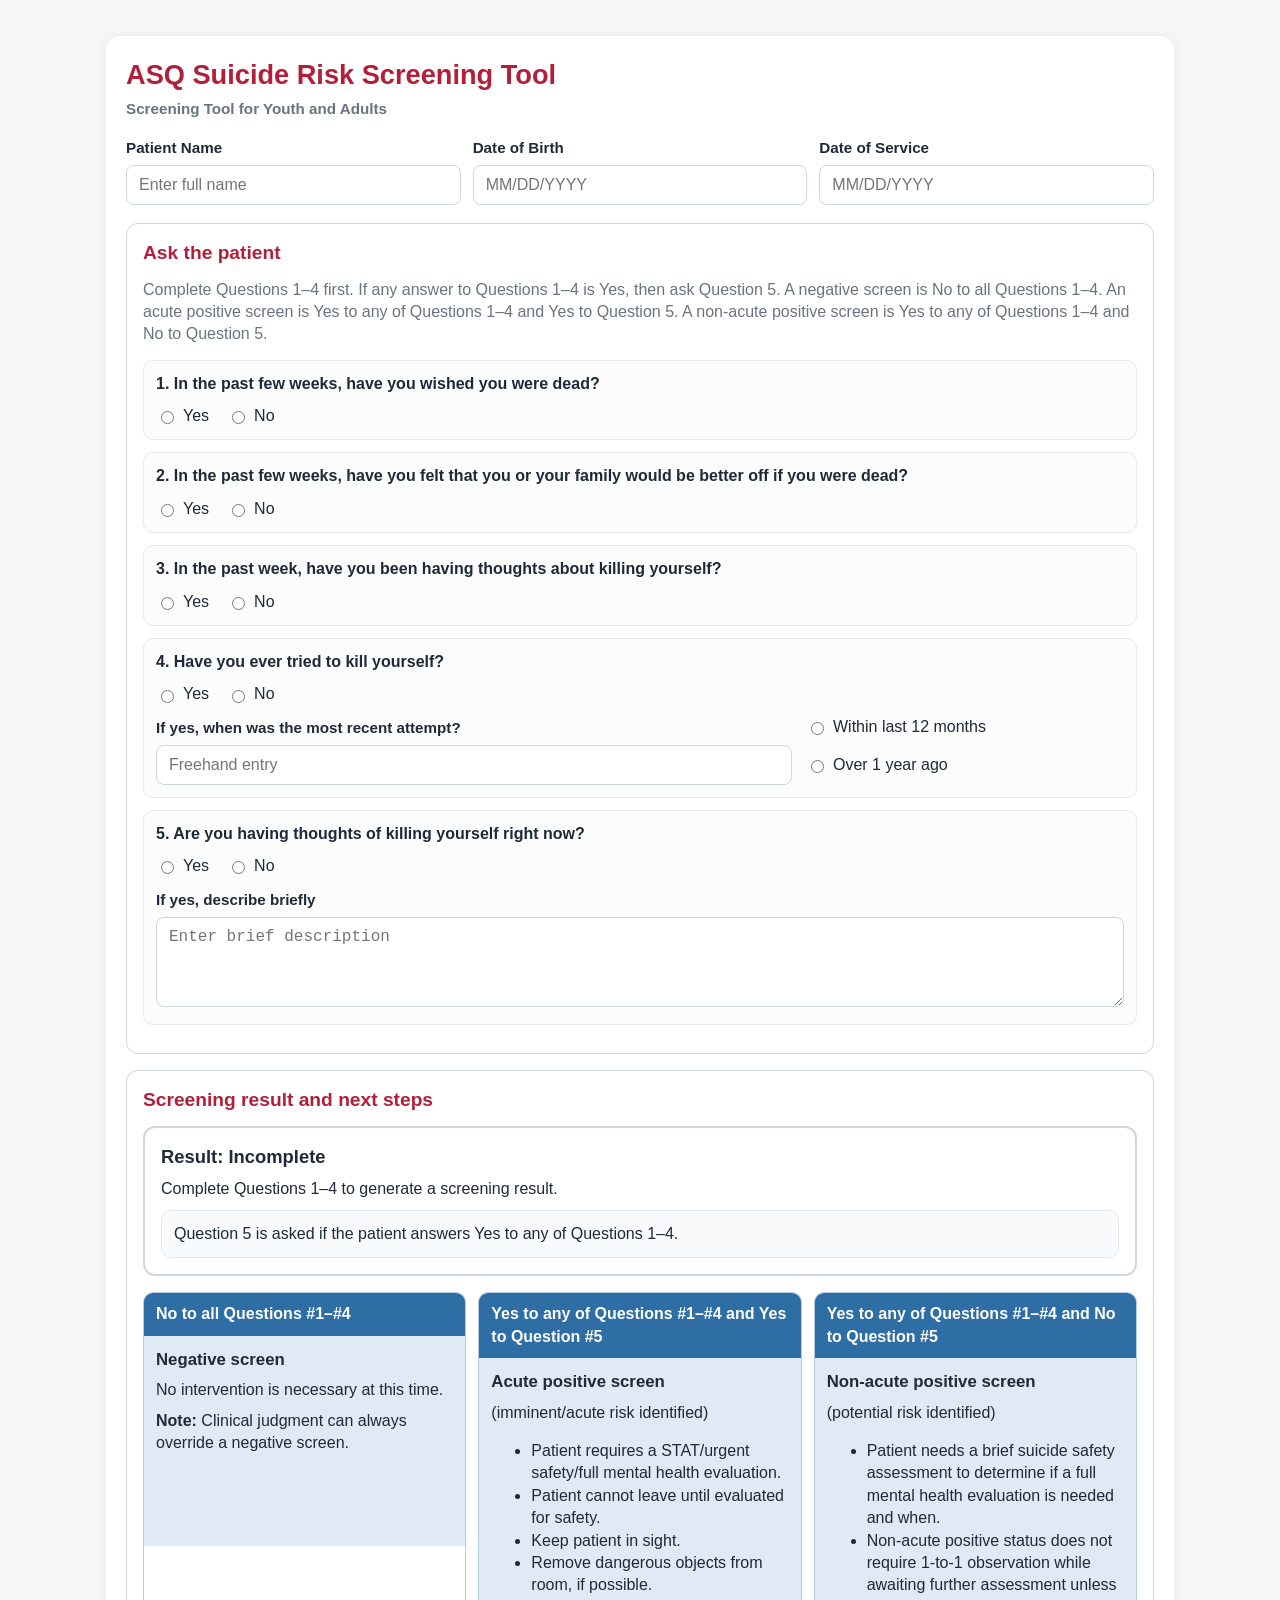
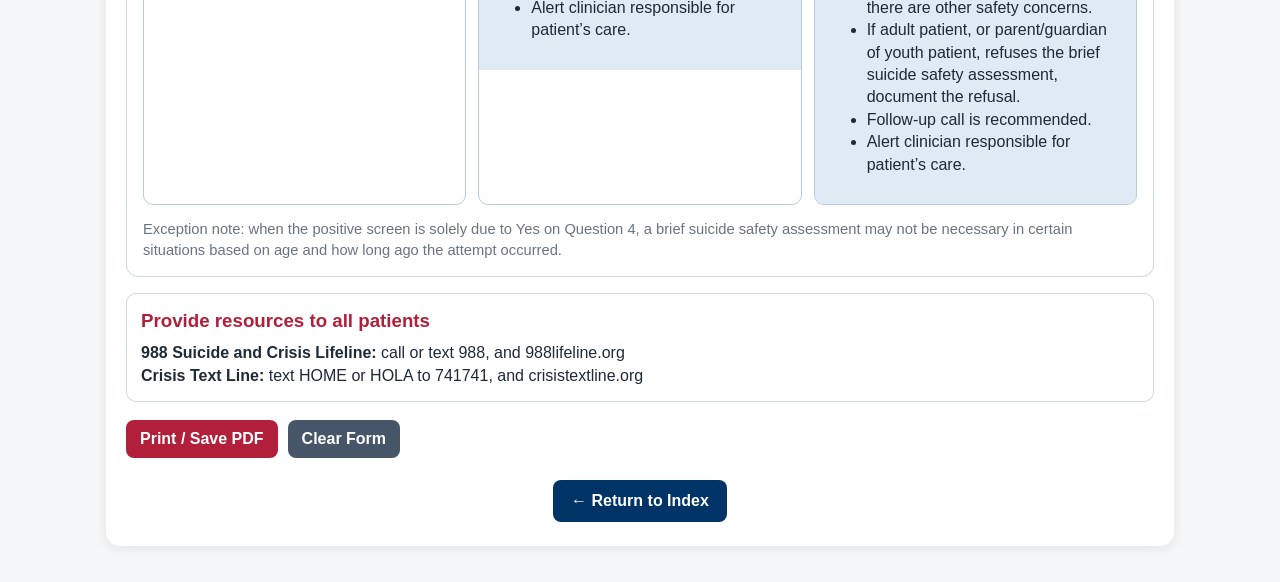
<file: ASQ.html>
<!DOCTYPE html>
<html lang="en">
<head>
  <meta charset="utf-8" />
  <meta name="viewport" content="width=device-width,initial-scale=1" />
  <title>ASQ Suicide Risk Screening Tool</title>
  <style>
    :root{
      --bg:#f5f6f8;
      --card:#ffffff;
      --accent:#b11f3a;
      --accent-dark:#86162b;
      --blue:#2e6ea5;
      --blue-light:#dfeaf5;
      --border:#cfd6df;
      --text:#1f2937;
      --muted:#6b7280;
      --success:#1f7a3f;
      --warning:#b45309;
      --danger:#b91c1c;
    }

    *{ box-sizing:border-box; }

    body{
      margin:0;
      background:var(--bg);
      color:var(--text);
      font-family:Arial, Helvetica, sans-serif;
      line-height:1.4;
    }

    .wrap{
      max-width:1100px;
      margin:20px auto;
      padding:16px;
    }

    .sheet{
      background:var(--card);
      border-radius:14px;
      box-shadow:0 2px 12px rgba(0,0,0,.08);
      padding:20px;
    }

    .topbar{
      display:flex;
      flex-wrap:wrap;
      gap:12px;
      align-items:center;
      justify-content:space-between;
      margin-bottom:14px;
    }

    .titleblock h1{
      margin:0 0 4px 0;
      font-size:1.7rem;
      color:var(--accent);
    }

    .titleblock .sub{
      color:var(--muted);
      font-size:.95rem;
      font-weight:600;
    }

    .patient-grid{
      display:grid;
      grid-template-columns:repeat(3, minmax(220px, 1fr));
      gap:12px;
      margin:18px 0;
    }

    label.field{
      display:block;
      font-weight:700;
      font-size:.95rem;
    }

    .field input[type="text"],
    .field input[type="number"],
    .field textarea,
    .field select{
      width:100%;
      margin-top:6px;
      border:1px solid var(--border);
      border-radius:8px;
      padding:10px 12px;
      font-size:1rem;
      background:#fff;
    }

    .field textarea{
      min-height:90px;
      resize:vertical;
    }

    .card{
      border:1px solid var(--border);
      border-radius:12px;
      padding:16px;
      margin-bottom:16px;
      background:#fff;
    }

    .section-title{
      margin:0 0 12px 0;
      color:var(--accent);
      font-size:1.2rem;
    }

    .instruction{
      margin:0 0 14px 0;
      color:var(--muted);
    }

    .qrow{
      border:1px solid #e6e9ee;
      border-radius:10px;
      padding:12px;
      margin-bottom:12px;
      background:#fcfcfd;
    }

    .qrow .qtext{
      font-weight:700;
      margin-bottom:10px;
    }

    .yn{
      display:flex;
      flex-wrap:wrap;
      gap:18px;
      align-items:center;
    }

    .yn label,
    .inline-options label{
      display:flex;
      align-items:center;
      gap:6px;
      cursor:pointer;
      font-weight:500;
    }

    .inline-row{
      display:grid;
      grid-template-columns:2fr 1fr;
      gap:14px;
      align-items:end;
      margin-top:10px;
    }

    .inline-options{
      display:flex;
      flex-wrap:wrap;
      gap:16px;
      align-items:center;
      padding-bottom:8px;
    }

    .result-box{
      border-radius:12px;
      padding:16px;
      border:2px solid var(--border);
      background:#fff;
    }

    .result-line{
      font-size:1.15rem;
      font-weight:800;
      margin-bottom:8px;
    }

    .negative{ color:var(--success); }
    .nonacute{ color:var(--warning); }
    .acute{ color:var(--danger); }

    .guidance{
      margin-top:10px;
      padding:12px;
      border-radius:10px;
      background:#f8fafc;
      border:1px solid #e5e7eb;
    }

    .guidance ul{
      margin:8px 0 0 18px;
      padding:0;
    }

    .grid-3{
      display:grid;
      grid-template-columns:repeat(3, 1fr);
      gap:12px;
      margin-top:16px;
    }

    .mini-panel{
      border:1px solid #b7cbe0;
      border-radius:10px;
      overflow:hidden;
      background:#fff;
    }

    .mini-head{
      background:var(--blue);
      color:#fff;
      font-weight:700;
      padding:10px 12px;
    }

    .mini-body{
      padding:12px;
      background:var(--blue-light);
      min-height:210px;
    }

    .mini-body h3{
      margin:0 0 8px 0;
      font-size:1.05rem;
    }

    .resources{
      margin-top:16px;
      padding:14px;
      border:1px solid var(--border);
      border-radius:10px;
      background:#fff;
    }

    .resources h3{
      margin:0 0 8px 0;
      color:var(--accent);
    }

    .print-row{
      display:flex;
      gap:10px;
      flex-wrap:wrap;
      margin-top:18px;
    }

    .back-link{
      text-align:center;
      margin-top:22px;
      margin-bottom:4px;
    }

    .back-link a{
      display:inline-block;
      padding:10px 18px;
      background:#003366;
      color:#fff;
      text-decoration:none;
      border-radius:8px;
      font-weight:700;
    }

    .back-link a:hover{
      background:#002244;
    }

    button{
      border:none;
      border-radius:8px;
      padding:10px 14px;
      font-size:1rem;
      font-weight:700;
      cursor:pointer;
      background:var(--accent);
      color:#fff;
    }

    button.secondary{
      background:#475569;
    }

    .note{
      font-size:.92rem;
      color:var(--muted);
      margin-top:10px;
    }

    .print-reference-title{
      display:none;
    }

    @media (max-width:900px){
      .patient-grid,
      .grid-3,
      .inline-row{
        grid-template-columns:1fr;
      }
    }

    @media print{
      @page{
        size: Letter portrait;
        margin: 0.38in;
      }

      html, body{
        margin:0;
        padding:0;
        background:#fff;
        color:#000;
        font-size:9pt;
        line-height:1.22;
      }

      .wrap{
        width:100%;
        max-width:none;
        margin:0;
        padding:0;
      }

      .sheet{
        padding:0;
        margin:0;
        box-shadow:none;
        border-radius:0;
        background:#fff;
      }

      .topbar{
        margin:0 0 6px 0;
        display:block;
      }

      .titleblock h1{
        margin:0 0 2px 0;
        color:#000;
        font-size:16pt;
        line-height:1.05;
      }

      .titleblock .sub{
        color:#000;
        font-size:8.5pt;
        font-weight:600;
      }

      .patient-grid{
        display:grid;
        grid-template-columns:2fr 1fr 1fr;
        gap:8px;
        margin:8px 0 10px;
      }

      label.field{
        font-size:8pt;
        margin:0;
      }

      .field input[type="text"],
      .field input[type="number"],
      .field textarea,
      .field select{
        margin-top:3px;
        padding:3px 4px;
        min-height:20px;
        border:1px solid #777;
        border-radius:0;
        font-size:8.5pt;
        background:#fff;
      }

      .field textarea{
        min-height:34px;
        resize:none;
      }

      .card{
        border:1px solid #777;
        border-radius:0;
        padding:8px;
        margin:0 0 8px 0;
        background:#fff;
        break-inside:auto;
        page-break-inside:auto;
      }

      .screening-card{
        break-inside:avoid;
        page-break-inside:avoid;
      }

      .results-card{
        break-before:page;
        page-break-before:always;
      }

      .section-title{
        color:#000;
        font-size:11pt;
        margin:0 0 5px 0;
        line-height:1.1;
      }

      .instruction{
        color:#000;
        font-size:8pt;
        margin:0 0 6px 0;
        line-height:1.2;
      }

      .qrow{
        display:grid;
        grid-template-columns:minmax(0, 1fr) auto;
        column-gap:10px;
        row-gap:4px;
        align-items:center;
        border:1px solid #aaa;
        border-radius:0;
        padding:5px 7px;
        margin:0 0 4px 0;
        background:#fff;
        break-inside:avoid;
        page-break-inside:avoid;
      }

      .qrow .qtext{
        margin:0;
        font-size:8.7pt;
        line-height:1.18;
        font-weight:700;
      }

      .yn{
        display:flex;
        flex-wrap:nowrap;
        gap:12px;
        white-space:nowrap;
      }

      .yn label,
      .inline-options label{
        gap:3px;
        font-size:8pt;
        white-space:nowrap;
      }

      input[type="radio"]{
        width:10px;
        height:10px;
        margin:0;
      }

      .inline-row{
        grid-column:1 / -1;
        display:grid;
        grid-template-columns:minmax(0, 1fr) auto;
        gap:10px;
        align-items:end;
        margin-top:2px;
      }

      .inline-options{
        display:flex;
        flex-wrap:nowrap;
        gap:10px;
        padding-bottom:3px;
      }

      .qrow > label.field{
        grid-column:1 / -1;
      }

      .attempt-row{
        display:block;
      }

      .attempt-row .qtext{
        display:inline-block;
        margin-right:12px;
      }

      .attempt-row > .yn{
        display:inline-flex;
        vertical-align:middle;
      }

      .attempt-row .inline-row{
        display:flex;
        gap:10px;
        align-items:flex-end;
        margin-top:6px;
      }

      .attempt-row .inline-row > .field{
        flex:1 1 auto;
      }

      .attempt-row .inline-options{
        flex:0 0 auto;
        display:flex;
        flex-wrap:nowrap;
        gap:10px;
      }

      .current-row{
        display:block;
      }

      .current-row .qtext{
        display:inline-block;
        margin-right:12px;
      }

      .current-row > .yn{
        display:inline-flex;
        vertical-align:middle;
      }

      .current-row > label.field{
        display:block;
        margin-top:6px;
      }

      .result-box{
        border:1px solid #555;
        border-radius:0;
        padding:7px;
        background:#fff;
        break-inside:avoid;
        page-break-inside:avoid;
      }

      .result-line{
        font-size:10pt;
        margin-bottom:3px;
        color:#000 !important;
      }

      .guidance{
        margin-top:5px;
        padding:6px;
        border:1px solid #aaa;
        border-radius:0;
        background:#fff;
        font-size:8pt;
      }

      .guidance ul{
        margin:4px 0 0 15px;
      }

      .print-reference-title{
        display:block;
        margin:8px 0 4px;
        font-size:10pt;
        font-weight:700;
      }

      .grid-3{
        display:block;
        margin-top:0;
      }

      .mini-panel{
        display:grid;
        grid-template-columns:2.15in minmax(0, 1fr);
        border:1px solid #777;
        border-radius:0;
        margin:0 0 5px 0;
        overflow:visible;
        break-inside:avoid;
        page-break-inside:avoid;
      }

      .mini-head{
        display:flex;
        align-items:center;
        background:#fff;
        color:#000;
        border-right:1px solid #777;
        padding:5px 6px;
        font-size:8pt;
        line-height:1.15;
      }

      .mini-body{
        padding:5px 7px;
        background:#fff;
        min-height:0;
        font-size:8pt;
        line-height:1.18;
      }

      .mini-body h3{
        margin:0 0 2px 0;
        font-size:9pt;
      }

      .mini-body ul{
        margin:3px 0 0 15px;
        padding:0;
      }

      .note{
        color:#000;
        font-size:7.5pt;
        margin-top:5px;
        line-height:1.18;
      }

      .resources{
        margin:6px 0 0 0;
        padding:7px;
        border:1px solid #777;
        border-radius:0;
        background:#fff;
        font-size:8pt;
        break-inside:avoid;
        page-break-inside:avoid;
      }

      .resources h3{
        margin:0 0 4px 0;
        color:#000;
        font-size:10pt;
      }

      .print-row,
      button{
        display:none !important;
      }

      .negative,
      .nonacute,
      .acute{
        color:#000 !important;
      }

      *{
        -webkit-print-color-adjust:exact;
        print-color-adjust:exact;
      }
    }

  </style>
</head>
<body>
  <div class="wrap">
    <div class="sheet">
      <div class="topbar">
        <div class="titleblock">
          <h1>ASQ Suicide Risk Screening Tool</h1>
          <div class="sub">Screening Tool for Youth and Adults</div>
        </div>
      </div>

      <div class="patient-grid">
        <label class="field">Patient Name
          <input type="text" id="patientName" placeholder="Enter full name">
        </label>

        <label class="field">Date of Birth
          <input type="text" id="dob" placeholder="MM/DD/YYYY">
        </label>

        <label class="field">Date of Service
          <input type="text" id="dos" placeholder="MM/DD/YYYY">
        </label>
      </div>

      <div class="card screening-card">
        <h2 class="section-title">Ask the patient</h2>
        <p class="instruction">
          Complete Questions 1–4 first. If any answer to Questions 1–4 is Yes, then ask Question 5. A negative screen is No to all Questions 1–4. An acute positive screen is Yes to any of Questions 1–4 and Yes to Question 5. A non-acute positive screen is Yes to any of Questions 1–4 and No to Question 5.
        </p>

        <div class="qrow">
          <div class="qtext">1. In the past few weeks, have you wished you were dead?</div>
          <div class="yn">
            <label><input type="radio" name="q1" value="yes"> Yes</label>
            <label><input type="radio" name="q1" value="no"> No</label>
          </div>
        </div>

        <div class="qrow">
          <div class="qtext">2. In the past few weeks, have you felt that you or your family would be better off if you were dead?</div>
          <div class="yn">
            <label><input type="radio" name="q2" value="yes"> Yes</label>
            <label><input type="radio" name="q2" value="no"> No</label>
          </div>
        </div>

        <div class="qrow">
          <div class="qtext">3. In the past week, have you been having thoughts about killing yourself?</div>
          <div class="yn">
            <label><input type="radio" name="q3" value="yes"> Yes</label>
            <label><input type="radio" name="q3" value="no"> No</label>
          </div>
        </div>

        <div class="qrow attempt-row">
          <div class="qtext">4. Have you ever tried to kill yourself?</div>
          <div class="yn">
            <label><input type="radio" name="q4" value="yes"> Yes</label>
            <label><input type="radio" name="q4" value="no"> No</label>
          </div>

          <div class="inline-row">
            <label class="field">If yes, when was the most recent attempt?
              <input type="text" id="recentAttemptText" placeholder="Freehand entry">
            </label>

            <div class="inline-options">
              <label><input type="radio" name="attemptTiming" value="within12"> Within last 12 months</label>
              <label><input type="radio" name="attemptTiming" value="over1year"> Over 1 year ago</label>
            </div>
          </div>
        </div>

        <div class="qrow current-row">
          <div class="qtext">5. Are you having thoughts of killing yourself right now?</div>
          <div class="yn">
            <label><input type="radio" name="q5" value="yes"> Yes</label>
            <label><input type="radio" name="q5" value="no"> No</label>
          </div>

          <label class="field" style="margin-top:12px;">If yes, describe briefly
            <textarea id="briefDescribe" placeholder="Enter brief description"></textarea>
          </label>
        </div>
      </div>

      <div class="card results-card">
        <h2 class="section-title">Screening result and next steps</h2>

        <div class="result-box" id="resultBox">
          <div class="result-line" id="resultHeadline">Result: Incomplete</div>
          <div id="resultSubtext">Complete Questions 1–4 to generate a screening result.</div>

          <div class="guidance" id="guidanceBox">
            Provide all patients with the crisis resources listed below.
          </div>
        </div>

        <div class="print-reference-title">Screening Result Reference</div>

        <div class="grid-3">
          <div class="mini-panel">
            <div class="mini-head">No to all Questions #1–#4</div>
            <div class="mini-body">
              <h3>Negative screen</h3>
              <div>No intervention is necessary at this time.</div>
              <div style="margin-top:8px;"><strong>Note:</strong> Clinical judgment can always override a negative screen.</div>
            </div>
          </div>

          <div class="mini-panel">
            <div class="mini-head">Yes to any of Questions #1–#4 and Yes to Question #5</div>
            <div class="mini-body">
              <h3>Acute positive screen</h3>
              <div>(imminent/acute risk identified)</div>
              <ul>
                <li>Patient requires a STAT/urgent safety/full mental health evaluation.</li>
                <li>Patient cannot leave until evaluated for safety.</li>
                <li>Keep patient in sight.</li>
                <li>Remove dangerous objects from room, if possible.</li>
                <li>Alert clinician responsible for patient’s care.</li>
              </ul>
            </div>
          </div>

          <div class="mini-panel">
            <div class="mini-head">Yes to any of Questions #1–#4 and No to Question #5</div>
            <div class="mini-body">
              <h3>Non-acute positive screen</h3>
              <div>(potential risk identified)</div>
              <ul>
                <li>Patient needs a brief suicide safety assessment to determine if a full mental health evaluation is needed and when.</li>
                <li>Non-acute positive status does not require 1-to-1 observation while awaiting further assessment unless there are other safety concerns.</li>
                <li>If adult patient, or parent/guardian of youth patient, refuses the brief suicide safety assessment, document the refusal.</li>
                <li>Follow-up call is recommended.</li>
                <li>Alert clinician responsible for patient’s care.</li>
              </ul>
            </div>
          </div>
        </div>

        <div class="note" style="margin-top:14px;">
          Exception note: when the positive screen is solely due to Yes on Question 4, a brief suicide safety assessment may not be necessary in certain situations based on age and how long ago the attempt occurred.
        </div>
      </div>

      <div class="resources">
        <h3>Provide resources to all patients</h3>
        <div><strong>988 Suicide and Crisis Lifeline:</strong> call or text 988, and 988lifeline.org</div>
        <div><strong>Crisis Text Line:</strong> text HOME or HOLA to 741741, and crisistextline.org</div>
        
      </div>

      <div class="print-row">
        <button type="button" onclick="window.print()">Print / Save PDF</button>
        <button type="button" class="secondary" onclick="resetForm()">Clear Form</button>
      </div>

      <div class="back-link">
        <a href="index.html">← Return to Index</a>
      </div>
    </div>
  </div>

  <script>
    const qNames = ["q1", "q2", "q3", "q4", "q5"];

    function getRadioValue(name){
      const checked = document.querySelector(`input[name="${name}"]:checked`);
      return checked ? checked.value : "";
    }

    function answeredQuestions(names){
      return names.every(name => getRadioValue(name) !== "");
    }

    function updateResult(){
      const q1 = getRadioValue("q1");
      const q2 = getRadioValue("q2");
      const q3 = getRadioValue("q3");
      const q4 = getRadioValue("q4");
      const q5 = getRadioValue("q5");

      const headline = document.getElementById("resultHeadline");
      const subtext = document.getElementById("resultSubtext");
      const guidance = document.getElementById("guidanceBox");

      if (!answeredQuestions(["q1","q2","q3","q4"])) {
        headline.textContent = "Result: Incomplete";
        headline.className = "result-line";
        subtext.textContent = "Complete Questions 1–4 to generate a screening result.";
        guidance.innerHTML = "Question 5 is asked if the patient answers Yes to any of Questions 1–4.";
        return;
      }

      const anyPositive14 = [q1, q2, q3, q4].includes("yes");

      if (!anyPositive14) {
        headline.textContent = "Result: Negative screen";
        headline.className = "result-line negative";
        subtext.textContent = "No to all Questions #1–#4.";
        guidance.innerHTML = `
          <strong>Next steps:</strong>
          <ul>
            <li>No intervention is necessary at this time.</li>
            <li>Clinical judgment can always override a negative screen.</li>
            <li>Provide patient resources.</li>
          </ul>
        `;
        return;
      }

      if (q5 === "") {
        headline.textContent = "Result: Pending Question 5";
        headline.className = "result-line";
        subtext.textContent = "At least one of Questions 1–4 is Yes. Complete Question 5.";
        guidance.innerHTML = `
          If the patient answers Yes to any of Questions 1–4, complete Question 5 to determine acuity.
        `;
        return;
      }

      if (q5 === "yes") {
        headline.textContent = "Result: Acute positive screen";
        headline.className = "result-line acute";
        subtext.textContent = "Imminent/acute risk identified.";
        guidance.innerHTML = `
          <strong>Next steps:</strong>
          <ul>
            <li>Patient requires a STAT/urgent safety/full mental health evaluation.</li>
            <li>Patient cannot leave until evaluated for safety.</li>
            <li>Keep patient in sight.</li>
            <li>Remove dangerous objects from room if possible.</li>
            <li>Alert clinician responsible for patient’s care.</li>
          </ul>
        `;
        return;
      }

      if (q5 === "no") {
        headline.textContent = "Result: Non-acute positive screen";
        headline.className = "result-line nonacute";
        subtext.textContent = "Potential risk identified.";
        guidance.innerHTML = `
          <strong>Next steps:</strong>
          <ul>
            <li>Patient needs a brief suicide safety assessment to determine if a full mental health evaluation is needed and when.</li>
            <li>Non-acute positive status does not require 1-to-1 observation while awaiting further assessment unless there are other safety concerns.</li>
            <li>If adult patient, or parent/guardian of youth patient, refuses the brief suicide safety assessment, document the refusal.</li>
            <li>Follow-up call is recommended.</li>
            <li>Alert clinician responsible for patient’s care.</li>
          </ul>
        `;
      }
    }

    function resetForm(){
      document.querySelectorAll('input').forEach(el => {
        if (el.type === 'radio' || el.type === 'checkbox') el.checked = false;
        else el.value = '';
      });
      document.querySelectorAll('textarea').forEach(el => el.value = '');
      updateResult();
    }

    document.addEventListener('change', updateResult);
    document.addEventListener('input', updateResult);
    updateResult();
  </script>
</body>
</html>
</file>
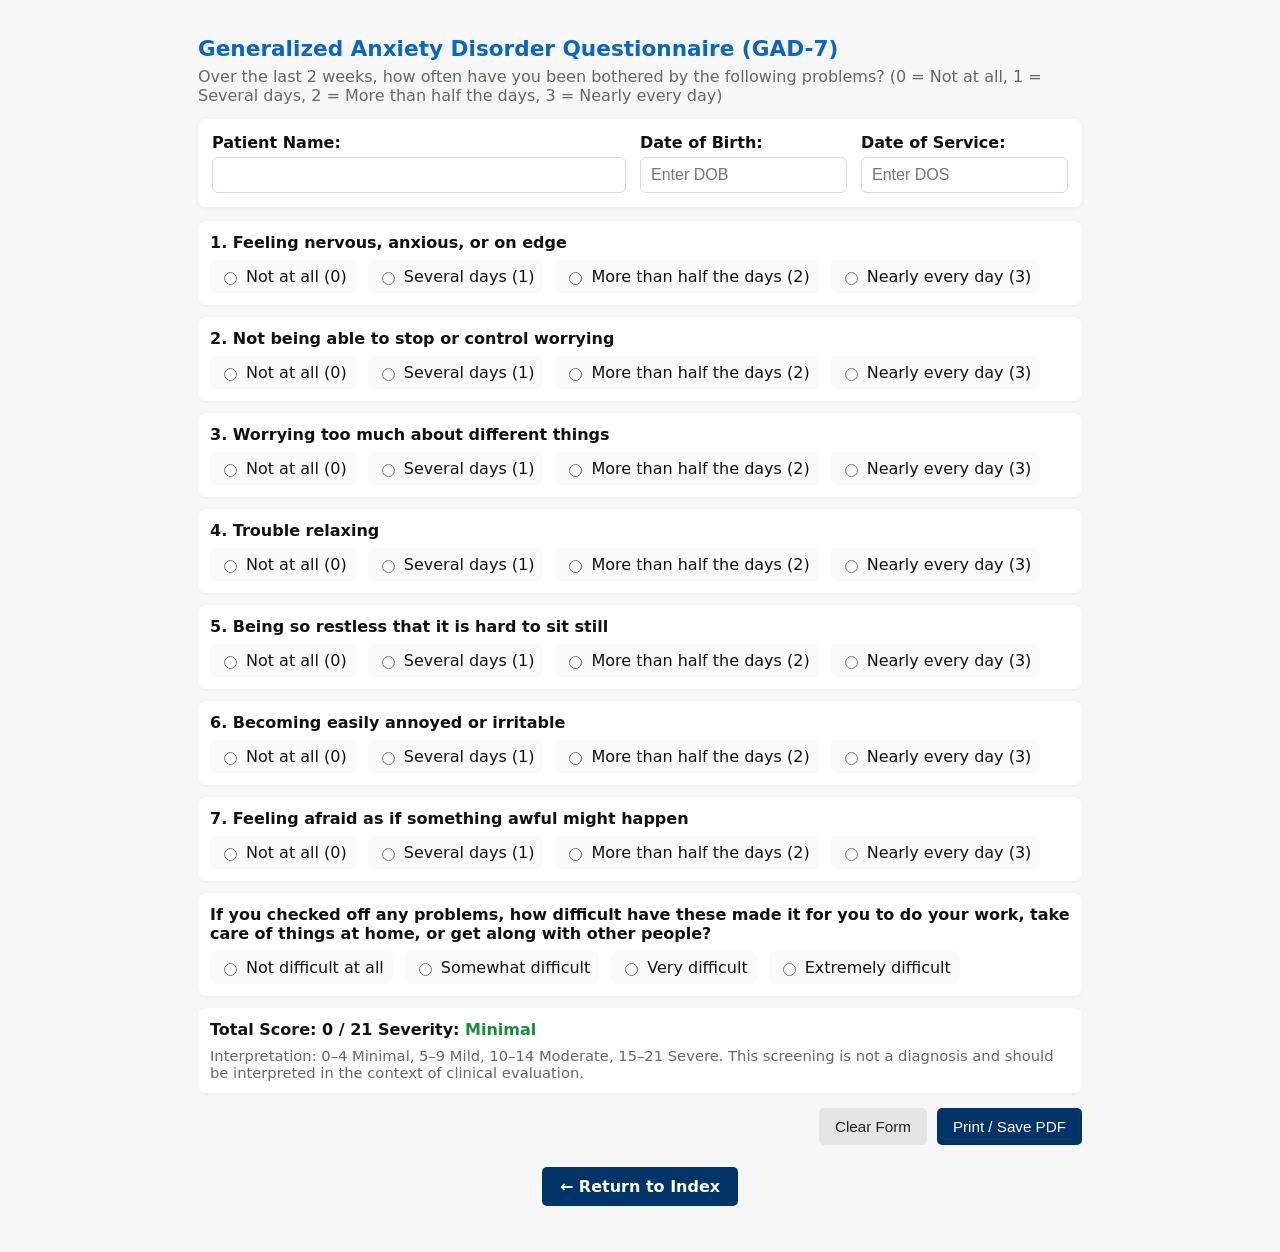
<file: GAD-7.html>
<!DOCTYPE html>
<html lang="en">
<head>
<meta charset="utf-8" />
<meta name="viewport" content="width=device-width,initial-scale=1" />
<title>GAD-7 — Generalized Anxiety Disorder Questionnaire</title>

<style>
  * { box-sizing: border-box; }

  :root{
    --bg:#f7f7f7;
    --card:#fff;
    --accent:#0b66c3;
    --muted:#666;
    --green:#1a8a3d;
    --orange:#d46a00;
    --red:#c53030;
  }

  html,body{
    min-height:100%;
    margin:0;
    padding:0;
    font-family: system-ui, -apple-system, "Segoe UI", Roboto, "Helvetica Neue", Arial, sans-serif;
    background:var(--bg);
    -webkit-overflow-scrolling:touch;
    color:#111;
  }

  .container{
    max-width:920px;
    margin:18px auto;
    padding:18px;
  }

  h1{
    margin:0 0 6px;
    color:var(--accent);
    font-size:1.35rem;
  }

  p.lead{
    margin:6px 0 14px;
    color:var(--muted);
  }

  .card{
    background:var(--card);
    border-radius:8px;
    padding:14px;
    box-shadow:0 1px 6px rgba(0,0,0,0.06);
    margin-bottom:14px;
  }

  .patient-info{
    display:grid;
    grid-template-columns:2fr 1fr 1fr;
    gap:14px;
  }

  label.field{
    display:block;
    margin-bottom:0;
    font-weight:700;
  }

  input[type="text"],
  input[type="date"]{
    width:100%;
    padding:8px 10px;
    margin-top:5px;
    font-size:1rem;
    border:1px solid #dcdce0;
    border-radius:6px;
    background:#fff;
  }

  form{
    margin-bottom:0;
  }

  .qcard{
    background:#fff;
    border-radius:8px;
    padding:12px;
    margin-bottom:12px;
    box-shadow:0 1px 3px rgba(0,0,0,0.04);
  }

  .qtitle{
    font-weight:700;
    margin-bottom:8px;
  }

  .scale{
    display:flex;
    gap:12px;
    flex-wrap:wrap;
    align-items:center;
  }

  .scale label{
    display:flex;
    align-items:center;
    gap:6px;
    cursor:pointer;
    background:#fafafa;
    padding:6px 8px;
    border-radius:6px;
    border:1px solid transparent;
  }

  .results{
    margin-top:10px;
    padding:12px;
    border-radius:8px;
    background:#fff;
    box-shadow:0 1px 3px rgba(0,0,0,0.04);
    font-weight:700;
  }

  .muted-note{
    font-size:0.92rem;
    color:var(--muted);
    margin-top:8px;
    font-weight:normal;
  }

  .green{ color:var(--green); }
  .orange{ color:var(--orange); }
  .red{ color:var(--red); }

  .actions{
    display:flex;
    justify-content:flex-end;
    gap:10px;
    margin-top:15px;
    flex-wrap:wrap;
  }

  button{
    border:0;
    border-radius:5px;
    padding:10px 16px;
    font-size:0.95rem;
    cursor:pointer;
  }

  .print-btn{
    background:#003366;
    color:#fff;
  }

  .clear-btn{
    background:#e5e5e5;
    color:#222;
  }

  .back-link{
    text-align:center;
    margin-top:22px;
    margin-bottom:10px;
  }

  .back-link a{
    display:inline-block;
    padding:10px 18px;
    background:#003366;
    color:#fff;
    text-decoration:none;
    border-radius:5px;
    font-weight:bold;
  }

  .back-link a:hover{
    background:#002244;
  }

  .print-guide{
    display:none;
  }

  @media (max-width:720px){
    .container{ padding:12px; }

    .patient-info{
      grid-template-columns:1fr;
    }

    .scale{
      gap:8px;
    }

    .actions{
      flex-direction:column-reverse;
    }

    button{
      width:100%;
    }
  }

  /* ONE-PAGE US LETTER PORTRAIT PRINT / PDF */
  @media print{
    @page{
      size:Letter portrait;
      margin:0.22in;
    }

    html,
    body{
      width:8.5in;
      margin:0;
      padding:0 !important;
      background:#fff;
      color:#000;
      font-size:8pt;
      line-height:1.04;
    }

    .container{
      width:100%;
      max-width:none;
      margin:0;
      padding:0;
    }

    h1{
      color:#000;
      font-size:14pt;
      margin:0 0 3px;
      line-height:1;
    }

    p.lead{
      color:#000;
      margin:0 0 4px;
      font-size:7.6pt;
      line-height:1.05;
    }

    .card{
      box-shadow:none;
      border-radius:0;
      border:none;
      padding:0;
      margin:0 0 4px;
      background:#fff;
    }

    .patient-info{
      grid-template-columns:2fr 1fr 1fr;
      gap:8px;
    }

    .patient-info label{
      display:flex;
      align-items:flex-end;
      gap:4px;
      margin:0;
      white-space:nowrap;
      font-size:7.2pt;
    }

    .patient-info input{
      min-width:0;
      height:15px;
      margin:0;
      padding:0 2px;
      border:none;
      border-bottom:1px solid #333;
      border-radius:0;
      background:transparent;
      font-size:7.2pt;
    }

    #gad7-form{
      margin:0;
      padding:0;
      background:transparent;
      border:none;
    }

    .print-guide{
      display:block;
      margin:0 0 3px;
      padding:3px 5px;
      border:1px solid #888;
      text-align:center;
      font-size:6.9pt;
      line-height:1;
    }

    .qcard{
      display:grid;
      grid-template-columns:minmax(0, 1fr) 360px;
      gap:5px;
      align-items:center;
      box-shadow:none;
      border-radius:0;
      border:1px solid #999;
      padding:3px 4px;
      margin:0 0 2px;
      background:#fff;
      break-inside:avoid;
      page-break-inside:avoid;
    }

    .qtitle{
      margin:0;
      font-size:7pt;
      line-height:1.02;
    }

    .scale{
      display:grid;
      grid-template-columns:repeat(4, 1fr);
      gap:2px;
      margin:0;
      align-items:center;
    }

    .scale label{
      display:flex;
      align-items:center;
      justify-content:center;
      gap:2px;
      margin:0;
      padding:0;
      border:0;
      border-radius:0;
      background:transparent;
      font-size:6.2pt;
      line-height:1;
      white-space:nowrap;
    }

    input[type="radio"]{
      width:9px;
      height:9px;
      margin:0;
    }

    .results{
      display:grid;
      grid-template-columns:auto auto 1fr;
      gap:8px;
      align-items:start;
      box-shadow:none;
      border-radius:0;
      border:1px solid #555;
      margin:3px 0 0;
      padding:4px 5px;
      background:#fff;
      font-size:7pt;
      line-height:1.02;
    }

    .results br{
      display:none;
    }

    .muted-note{
      margin:0;
      color:#000;
      font-size:5.9pt;
      line-height:1.02;
    }

    .green,
    .orange,
    .red{
      color:#000;
    }

    .actions,
    .back-link{
      display:none !important;
    }

    *{
      -webkit-print-color-adjust:exact;
      print-color-adjust:exact;
    }
  }
</style>
</head>

<body>
<div class="container">

  <h1>Generalized Anxiety Disorder Questionnaire (GAD-7)</h1>

  <p class="lead">
    Over the last 2 weeks, how often have you been bothered by the following problems?
    (0 = Not at all, 1 = Several days, 2 = More than half the days, 3 = Nearly every day)
  </p>

  <div class="card">
    <div class="patient-info">
      <label class="field">
        Patient Name:
        <input type="text" id="name" maxlength="80">
      </label>

      <label class="field">
        Date of Birth:
        <input type="text" id="dob" maxlength="20" placeholder="Enter DOB">
      </label>

      <label class="field">
        Date of Service:
        <input type="text" id="dos" maxlength="20" placeholder="Enter DOS">
      </label>
    </div>
  </div>

  <div class="print-guide">
    0 = Not at all &nbsp;&nbsp; | &nbsp;&nbsp;
    1 = Several days &nbsp;&nbsp; | &nbsp;&nbsp;
    2 = More than half the days &nbsp;&nbsp; | &nbsp;&nbsp;
    3 = Nearly every day
  </div>

  <form id="gad7-form" autocomplete="off">

    <div class="qcard">
      <div class="qtitle">1. Feeling nervous, anxious, or on edge</div>
      <div class="scale">
        <label><input type="radio" name="q1" value="0">Not at all (0)</label>
        <label><input type="radio" name="q1" value="1">Several days (1)</label>
        <label><input type="radio" name="q1" value="2">More than half the days (2)</label>
        <label><input type="radio" name="q1" value="3">Nearly every day (3)</label>
      </div>
    </div>

    <div class="qcard">
      <div class="qtitle">2. Not being able to stop or control worrying</div>
      <div class="scale">
        <label><input type="radio" name="q2" value="0">Not at all (0)</label>
        <label><input type="radio" name="q2" value="1">Several days (1)</label>
        <label><input type="radio" name="q2" value="2">More than half the days (2)</label>
        <label><input type="radio" name="q2" value="3">Nearly every day (3)</label>
      </div>
    </div>

    <div class="qcard">
      <div class="qtitle">3. Worrying too much about different things</div>
      <div class="scale">
        <label><input type="radio" name="q3" value="0">Not at all (0)</label>
        <label><input type="radio" name="q3" value="1">Several days (1)</label>
        <label><input type="radio" name="q3" value="2">More than half the days (2)</label>
        <label><input type="radio" name="q3" value="3">Nearly every day (3)</label>
      </div>
    </div>

    <div class="qcard">
      <div class="qtitle">4. Trouble relaxing</div>
      <div class="scale">
        <label><input type="radio" name="q4" value="0">Not at all (0)</label>
        <label><input type="radio" name="q4" value="1">Several days (1)</label>
        <label><input type="radio" name="q4" value="2">More than half the days (2)</label>
        <label><input type="radio" name="q4" value="3">Nearly every day (3)</label>
      </div>
    </div>

    <div class="qcard">
      <div class="qtitle">5. Being so restless that it is hard to sit still</div>
      <div class="scale">
        <label><input type="radio" name="q5" value="0">Not at all (0)</label>
        <label><input type="radio" name="q5" value="1">Several days (1)</label>
        <label><input type="radio" name="q5" value="2">More than half the days (2)</label>
        <label><input type="radio" name="q5" value="3">Nearly every day (3)</label>
      </div>
    </div>

    <div class="qcard">
      <div class="qtitle">6. Becoming easily annoyed or irritable</div>
      <div class="scale">
        <label><input type="radio" name="q6" value="0">Not at all (0)</label>
        <label><input type="radio" name="q6" value="1">Several days (1)</label>
        <label><input type="radio" name="q6" value="2">More than half the days (2)</label>
        <label><input type="radio" name="q6" value="3">Nearly every day (3)</label>
      </div>
    </div>

    <div class="qcard">
      <div class="qtitle">7. Feeling afraid as if something awful might happen</div>
      <div class="scale">
        <label><input type="radio" name="q7" value="0">Not at all (0)</label>
        <label><input type="radio" name="q7" value="1">Several days (1)</label>
        <label><input type="radio" name="q7" value="2">More than half the days (2)</label>
        <label><input type="radio" name="q7" value="3">Nearly every day (3)</label>
      </div>
    </div>

    <div class="qcard">
      <div class="qtitle">
        If you checked off any problems, how difficult have these made it for you to do your work,
        take care of things at home, or get along with other people?
      </div>
      <div class="scale">
        <label><input type="radio" name="difficulty" value="not">Not difficult at all</label>
        <label><input type="radio" name="difficulty" value="somewhat">Somewhat difficult</label>
        <label><input type="radio" name="difficulty" value="very">Very difficult</label>
        <label><input type="radio" name="difficulty" value="extremely">Extremely difficult</label>
      </div>
    </div>

    <div class="results" id="resultsBox">
      <span>Total Score: <span id="total">0</span> / 21</span>
      <span>Severity: <span id="severity" class="green">Minimal</span></span>
      <div class="muted-note">
        Interpretation: 0–4 Minimal, 5–9 Mild, 10–14 Moderate, 15–21 Severe.
        This screening is not a diagnosis and should be interpreted in the context of clinical evaluation.
      </div>
    </div>

    <div class="actions">
      <button type="button" class="clear-btn" id="clear-btn">Clear Form</button>
      <button type="button" class="print-btn" onclick="window.print()">Print / Save PDF</button>
    </div>

  </form>

  <div class="back-link">
    <a href="index.html">← Return to Index</a>
  </div>

</div>

<script>
(function(){
  const form = document.getElementById('gad7-form');
  const totalEl = document.getElementById('total');
  const severityEl = document.getElementById('severity');
  const clearBtn = document.getElementById('clear-btn');

  function compute() {
    let sum = 0;

    for (let i = 1; i <= 7; i++) {
      const sel = form.querySelector(`input[name="q${i}"]:checked`);
      if (sel) {
        sum += Number(sel.value);
      }
    }

    totalEl.textContent = sum;

    let sev = "";
    let cls = "";

    if (sum <= 4) {
      sev = "Minimal";
      cls = "green";
    } else if (sum <= 9) {
      sev = "Mild";
      cls = "orange";
    } else if (sum <= 14) {
      sev = "Moderate";
      cls = "orange";
    } else {
      sev = "Severe";
      cls = "red";
    }

    severityEl.textContent = sev;
    severityEl.className = cls;
  }

  form.addEventListener('change', compute);

  clearBtn.addEventListener('click', function(){
    if (confirm('Clear all responses?')) {
      form.reset();
      document.getElementById('name').value = '';
      document.getElementById('dob').value = '';
      document.getElementById('dos').value = '';
      compute();
      window.scrollTo({ top: 0, behavior: 'smooth' });
    }
  });

  compute();
})();
</script>

</body>
</html>
</file>
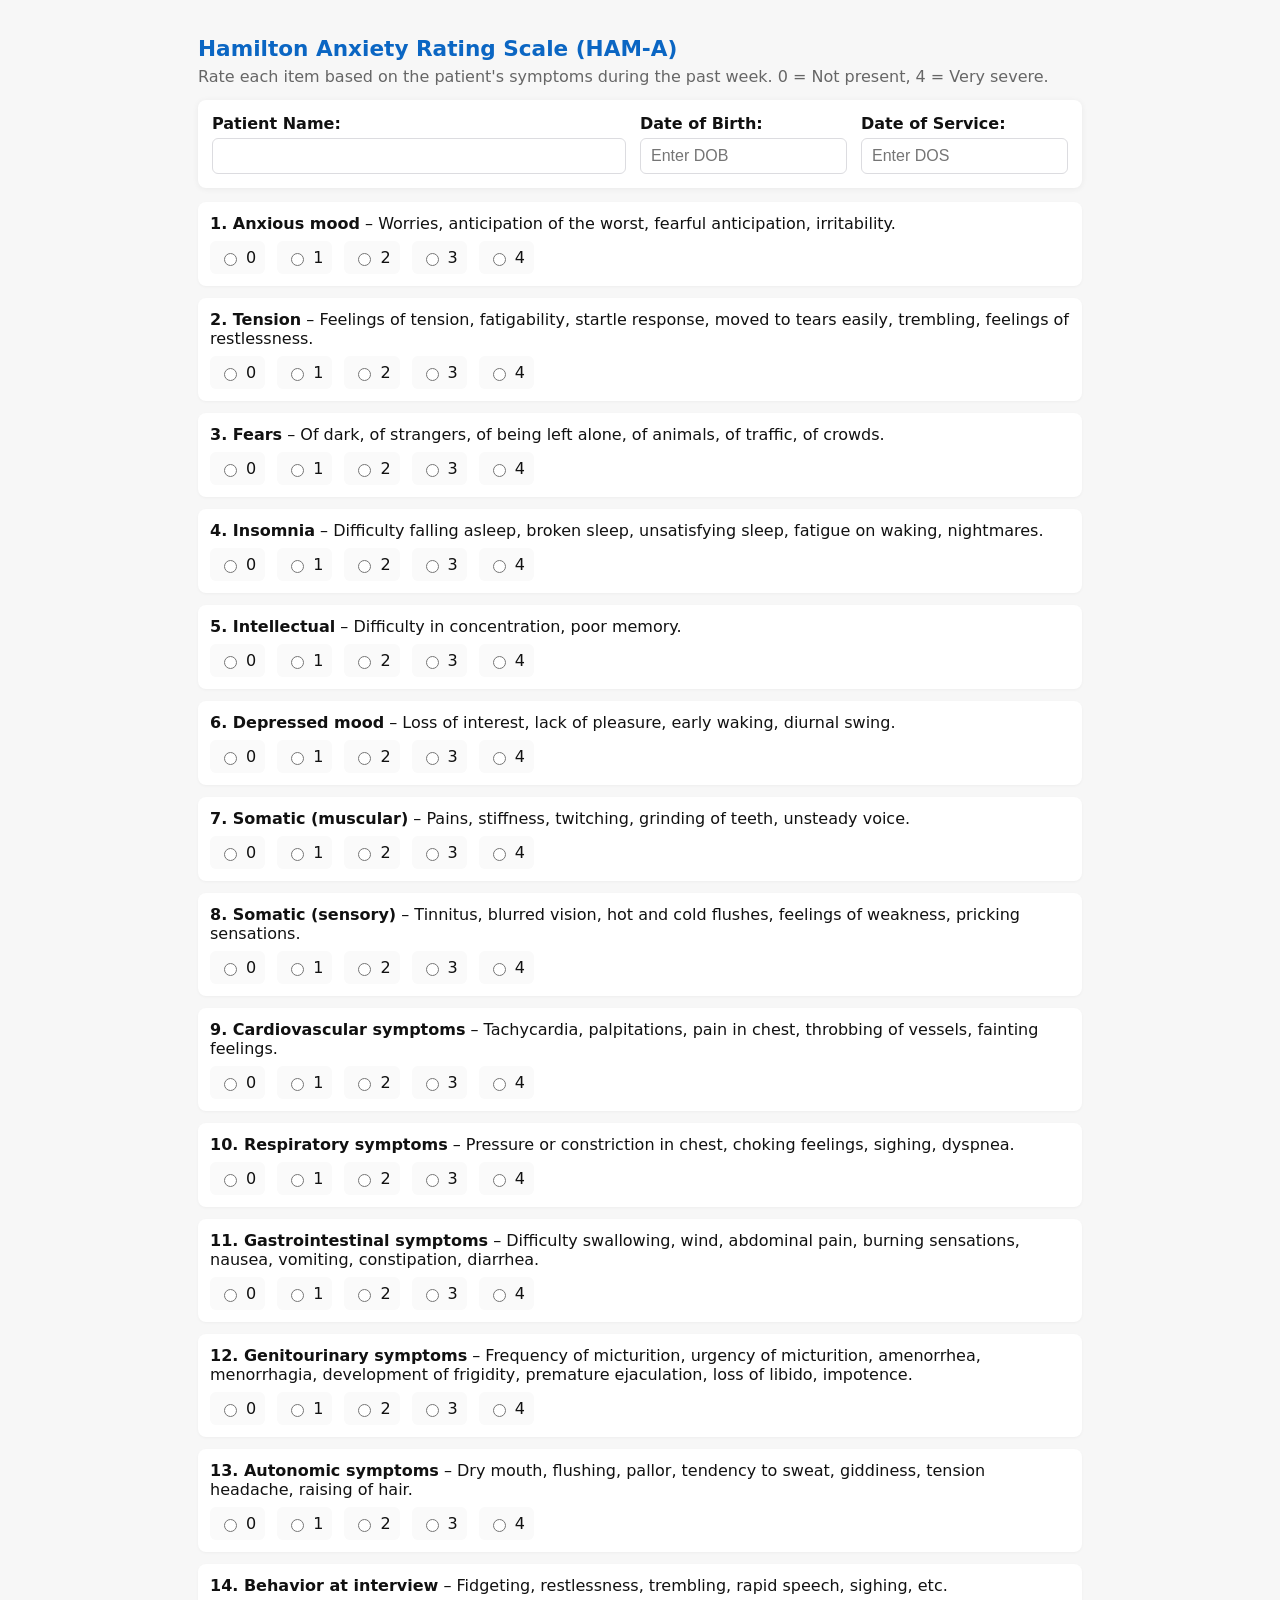
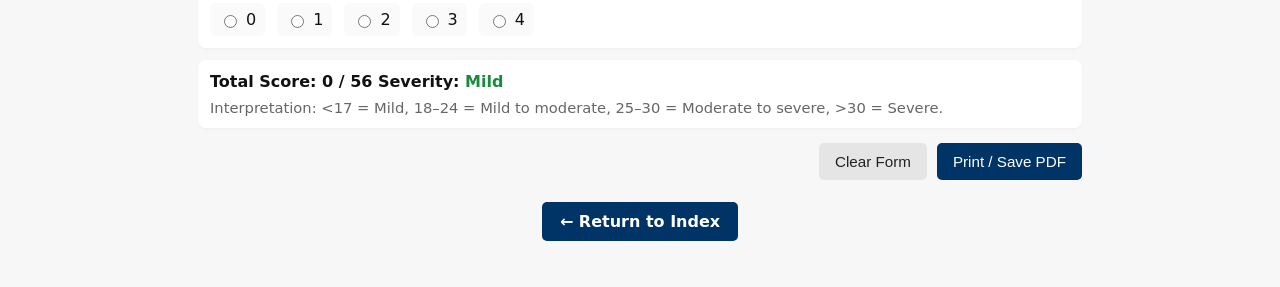
<file: HAM-A.html>
<!DOCTYPE html>
<html lang="en">
<head>
<meta charset="utf-8" />
<meta name="viewport" content="width=device-width,initial-scale=1" />
<title>Hamilton Anxiety Rating Scale (HAM-A)</title>

<style>
  * { box-sizing: border-box; }

  :root{
    --bg:#f7f7f7;
    --card:#fff;
    --accent:#0b66c3;
    --muted:#666;
    --green:#1a8a3d;
    --orange:#d46a00;
    --red:#c53030;
  }

  html,body{
    min-height:100%;
    margin:0;
    padding:0;
    font-family: system-ui, -apple-system, "Segoe UI", Roboto, "Helvetica Neue", Arial, sans-serif;
    background:var(--bg);
    color:#111;
    -webkit-overflow-scrolling:touch;
  }

  .container{
    max-width:920px;
    margin:18px auto;
    padding:18px;
  }

  h1{
    margin:0 0 6px;
    color:var(--accent);
    font-size:1.35rem;
  }

  p.lead{
    margin:6px 0 14px;
    color:var(--muted);
  }

  .card{
    background:var(--card);
    border-radius:8px;
    padding:14px;
    box-shadow:0 1px 6px rgba(0,0,0,0.06);
    margin-bottom:14px;
  }

  .patient-info{
    display:grid;
    grid-template-columns:2fr 1fr 1fr;
    gap:14px;
  }

  label.field{
    display:block;
    margin-bottom:0;
    font-weight:700;
  }

  input[type="text"],
  input[type="date"]{
    width:100%;
    padding:8px 10px;
    margin-top:5px;
    font-size:1rem;
    border:1px solid #dcdce0;
    border-radius:6px;
  }

  #ham-a-form{
    padding:0;
    background:transparent;
    box-shadow:none;
  }

  .qcard{
    background:#fff;
    border-radius:8px;
    padding:12px;
    margin-bottom:12px;
    box-shadow:0 1px 3px rgba(0,0,0,0.04);
  }

  .qtitle{
    margin-bottom:8px;
  }

  .qtitle b{
    font-weight:700;
  }

  .scale{
    display:flex;
    gap:12px;
    flex-wrap:wrap;
    align-items:center;
  }

  .scale label{
    display:flex;
    align-items:center;
    gap:6px;
    cursor:pointer;
    background:#fafafa;
    padding:6px 8px;
    border-radius:6px;
    border:1px solid transparent;
  }

  .results{
    margin-top:10px;
    padding:12px;
    border-radius:8px;
    background:#fff;
    box-shadow:0 1px 3px rgba(0,0,0,0.04);
    font-weight:700;
  }

  .muted-note{
    font-size:0.92rem;
    color:var(--muted);
    margin-top:8px;
    font-weight:normal;
  }

  .green{ color:var(--green); }
  .orange{ color:var(--orange); }
  .red{ color:var(--red); }

  .actions{
    display:flex;
    justify-content:flex-end;
    gap:10px;
    margin-top:15px;
    flex-wrap:wrap;
  }

  button{
    border:0;
    border-radius:5px;
    padding:10px 16px;
    font-size:0.95rem;
    cursor:pointer;
  }

  .print-btn{
    background:#003366;
    color:#fff;
  }

  .clear-btn{
    background:#e5e5e5;
    color:#222;
  }

  .back-link{
    text-align:center;
    margin-top:22px;
    margin-bottom:10px;
  }

  .back-link a{
    display:inline-block;
    padding:10px 18px;
    background:#003366;
    color:#fff;
    text-decoration:none;
    border-radius:5px;
    font-weight:bold;
  }

  .back-link a:hover{
    background:#002244;
  }

  .print-guide{
    display:none;
  }

  @media (max-width:720px){
    .container{ padding:12px; }

    .patient-info{
      grid-template-columns:1fr;
    }

    .scale{
      gap:8px;
    }

    .actions{
      flex-direction:column-reverse;
    }

    button{
      width:100%;
    }
  }

  /* ONE-PAGE US LETTER PORTRAIT PRINT / PDF */
  @media print{
    @page{
      size:Letter portrait;
      margin:0.18in;
    }

    html,
    body{
      width:8.5in;
      margin:0;
      padding:0 !important;
      background:#fff;
      font-size:7.1pt;
      line-height:1.02;
    }

    .container{
      width:100%;
      max-width:none;
      margin:0;
      padding:0;
    }

    h1{
      color:#000;
      font-size:14pt;
      margin:0 0 3px;
      line-height:1;
    }

    p.lead{
      margin:0 0 4px;
      font-size:7pt;
      line-height:1.04;
      color:#000;
    }

    .card{
      box-shadow:none;
      border-radius:0;
      border:none;
      padding:0;
      margin:0 0 4px;
      background:#fff;
    }

    .patient-info{
      grid-template-columns:2fr 1fr 1fr;
      gap:8px;
    }

    .patient-info label{
      display:flex;
      align-items:flex-end;
      gap:4px;
      margin:0;
      white-space:nowrap;
      font-size:6.8pt;
    }

    .patient-info input{
      min-width:0;
      height:15px;
      margin:0;
      padding:0 2px;
      border:none;
      border-bottom:1px solid #333;
      border-radius:0;
      background:transparent;
      font-size:6.8pt;
    }

    .print-guide{
      display:block;
      border:1px solid #777;
      padding:3px 5px;
      margin:0 0 3px;
      text-align:center;
      font-size:6.5pt;
      line-height:1;
    }

    .questions-grid{
      display:grid;
      grid-template-columns:1fr 1fr;
      gap:2px 5px;
      align-items:start;
    }

    .qcard{
      display:grid;
      grid-template-columns:1fr 112px;
      gap:4px;
      align-items:center;
      box-shadow:none;
      border:1px solid #888;
      border-radius:0;
      padding:3px 4px;
      margin:0;
      background:#fff;
      break-inside:avoid;
      page-break-inside:avoid;
      min-height:0;
    }

    .qtitle{
      margin:0;
      font-size:6.35pt;
      line-height:1.02;
    }

    .scale{
      display:grid;
      grid-template-columns:repeat(5, 1fr);
      gap:1px;
      margin:0;
    }

    .scale label{
      display:flex;
      justify-content:center;
      align-items:center;
      gap:1px;
      padding:0;
      margin:0;
      border:0;
      background:transparent;
      font-size:6pt;
      line-height:1;
    }

    input[type="radio"]{
      width:9px;
      height:9px;
      margin:0;
    }

    .results{
      display:grid;
      grid-template-columns:auto auto 1fr;
      gap:10px;
      align-items:center;
      box-shadow:none;
      border-radius:0;
      border:1px solid #555;
      margin:4px 0 0;
      padding:4px 5px;
      font-size:7.2pt;
      line-height:1.02;
      background:#fff;
    }

    .muted-note{
      margin:0;
      font-size:6pt;
      line-height:1.02;
      color:#000;
    }

    .green,
    .orange,
    .red{
      color:#000;
    }

    .actions,
    .back-link{
      display:none !important;
    }

    *{
      -webkit-print-color-adjust:exact;
      print-color-adjust:exact;
    }
  }
</style>
</head>

<body>
<div class="container">

  <h1>Hamilton Anxiety Rating Scale (HAM-A)</h1>

  <p class="lead">
    Rate each item based on the patient's symptoms during the past week.
    0 = Not present, 4 = Very severe.
  </p>

  <div class="card">
    <div class="patient-info">
      <label class="field">
        Patient Name:
        <input type="text" id="name" maxlength="80">
      </label>

      <label class="field">
        Date of Birth:
        <input type="text" id="dob" maxlength="20" placeholder="Enter DOB">
      </label>

      <label class="field">
        Date of Service:
        <input type="text" id="dos" maxlength="20" placeholder="Enter DOS">
      </label>
    </div>
  </div>

  <div class="print-guide">
    0 = Not present &nbsp;&nbsp; | &nbsp;&nbsp;
    1 = Mild &nbsp;&nbsp; | &nbsp;&nbsp;
    2 = Moderate &nbsp;&nbsp; | &nbsp;&nbsp;
    3 = Severe &nbsp;&nbsp; | &nbsp;&nbsp;
    4 = Very severe
  </div>

  <form id="ham-a-form" autocomplete="off">

    <div class="questions-grid">

      <div class="qcard">
        <div class="qtitle"><b>1. Anxious mood</b> – Worries, anticipation of the worst, fearful anticipation, irritability.</div>
        <div class="scale">
          <label><input type="radio" name="q1" value="0">0</label>
          <label><input type="radio" name="q1" value="1">1</label>
          <label><input type="radio" name="q1" value="2">2</label>
          <label><input type="radio" name="q1" value="3">3</label>
          <label><input type="radio" name="q1" value="4">4</label>
        </div>
      </div>

      <div class="qcard">
        <div class="qtitle"><b>2. Tension</b> – Feelings of tension, fatigability, startle response, moved to tears easily, trembling, feelings of restlessness.</div>
        <div class="scale">
          <label><input type="radio" name="q2" value="0">0</label>
          <label><input type="radio" name="q2" value="1">1</label>
          <label><input type="radio" name="q2" value="2">2</label>
          <label><input type="radio" name="q2" value="3">3</label>
          <label><input type="radio" name="q2" value="4">4</label>
        </div>
      </div>

      <div class="qcard">
        <div class="qtitle"><b>3. Fears</b> – Of dark, of strangers, of being left alone, of animals, of traffic, of crowds.</div>
        <div class="scale">
          <label><input type="radio" name="q3" value="0">0</label>
          <label><input type="radio" name="q3" value="1">1</label>
          <label><input type="radio" name="q3" value="2">2</label>
          <label><input type="radio" name="q3" value="3">3</label>
          <label><input type="radio" name="q3" value="4">4</label>
        </div>
      </div>

      <div class="qcard">
        <div class="qtitle"><b>4. Insomnia</b> – Difficulty falling asleep, broken sleep, unsatisfying sleep, fatigue on waking, nightmares.</div>
        <div class="scale">
          <label><input type="radio" name="q4" value="0">0</label>
          <label><input type="radio" name="q4" value="1">1</label>
          <label><input type="radio" name="q4" value="2">2</label>
          <label><input type="radio" name="q4" value="3">3</label>
          <label><input type="radio" name="q4" value="4">4</label>
        </div>
      </div>

      <div class="qcard">
        <div class="qtitle"><b>5. Intellectual</b> – Difficulty in concentration, poor memory.</div>
        <div class="scale">
          <label><input type="radio" name="q5" value="0">0</label>
          <label><input type="radio" name="q5" value="1">1</label>
          <label><input type="radio" name="q5" value="2">2</label>
          <label><input type="radio" name="q5" value="3">3</label>
          <label><input type="radio" name="q5" value="4">4</label>
        </div>
      </div>

      <div class="qcard">
        <div class="qtitle"><b>6. Depressed mood</b> – Loss of interest, lack of pleasure, early waking, diurnal swing.</div>
        <div class="scale">
          <label><input type="radio" name="q6" value="0">0</label>
          <label><input type="radio" name="q6" value="1">1</label>
          <label><input type="radio" name="q6" value="2">2</label>
          <label><input type="radio" name="q6" value="3">3</label>
          <label><input type="radio" name="q6" value="4">4</label>
        </div>
      </div>

      <div class="qcard">
        <div class="qtitle"><b>7. Somatic (muscular)</b> – Pains, stiffness, twitching, grinding of teeth, unsteady voice.</div>
        <div class="scale">
          <label><input type="radio" name="q7" value="0">0</label>
          <label><input type="radio" name="q7" value="1">1</label>
          <label><input type="radio" name="q7" value="2">2</label>
          <label><input type="radio" name="q7" value="3">3</label>
          <label><input type="radio" name="q7" value="4">4</label>
        </div>
      </div>

      <div class="qcard">
        <div class="qtitle"><b>8. Somatic (sensory)</b> – Tinnitus, blurred vision, hot and cold flushes, feelings of weakness, pricking sensations.</div>
        <div class="scale">
          <label><input type="radio" name="q8" value="0">0</label>
          <label><input type="radio" name="q8" value="1">1</label>
          <label><input type="radio" name="q8" value="2">2</label>
          <label><input type="radio" name="q8" value="3">3</label>
          <label><input type="radio" name="q8" value="4">4</label>
        </div>
      </div>

      <div class="qcard">
        <div class="qtitle"><b>9. Cardiovascular symptoms</b> – Tachycardia, palpitations, pain in chest, throbbing of vessels, fainting feelings.</div>
        <div class="scale">
          <label><input type="radio" name="q9" value="0">0</label>
          <label><input type="radio" name="q9" value="1">1</label>
          <label><input type="radio" name="q9" value="2">2</label>
          <label><input type="radio" name="q9" value="3">3</label>
          <label><input type="radio" name="q9" value="4">4</label>
        </div>
      </div>

      <div class="qcard">
        <div class="qtitle"><b>10. Respiratory symptoms</b> – Pressure or constriction in chest, choking feelings, sighing, dyspnea.</div>
        <div class="scale">
          <label><input type="radio" name="q10" value="0">0</label>
          <label><input type="radio" name="q10" value="1">1</label>
          <label><input type="radio" name="q10" value="2">2</label>
          <label><input type="radio" name="q10" value="3">3</label>
          <label><input type="radio" name="q10" value="4">4</label>
        </div>
      </div>

      <div class="qcard">
        <div class="qtitle"><b>11. Gastrointestinal symptoms</b> – Difficulty swallowing, wind, abdominal pain, burning sensations, nausea, vomiting, constipation, diarrhea.</div>
        <div class="scale">
          <label><input type="radio" name="q11" value="0">0</label>
          <label><input type="radio" name="q11" value="1">1</label>
          <label><input type="radio" name="q11" value="2">2</label>
          <label><input type="radio" name="q11" value="3">3</label>
          <label><input type="radio" name="q11" value="4">4</label>
        </div>
      </div>

      <div class="qcard">
        <div class="qtitle"><b>12. Genitourinary symptoms</b> – Frequency of micturition, urgency of micturition, amenorrhea, menorrhagia, development of frigidity, premature ejaculation, loss of libido, impotence.</div>
        <div class="scale">
          <label><input type="radio" name="q12" value="0">0</label>
          <label><input type="radio" name="q12" value="1">1</label>
          <label><input type="radio" name="q12" value="2">2</label>
          <label><input type="radio" name="q12" value="3">3</label>
          <label><input type="radio" name="q12" value="4">4</label>
        </div>
      </div>

      <div class="qcard">
        <div class="qtitle"><b>13. Autonomic symptoms</b> – Dry mouth, flushing, pallor, tendency to sweat, giddiness, tension headache, raising of hair.</div>
        <div class="scale">
          <label><input type="radio" name="q13" value="0">0</label>
          <label><input type="radio" name="q13" value="1">1</label>
          <label><input type="radio" name="q13" value="2">2</label>
          <label><input type="radio" name="q13" value="3">3</label>
          <label><input type="radio" name="q13" value="4">4</label>
        </div>
      </div>

      <div class="qcard">
        <div class="qtitle"><b>14. Behavior at interview</b> – Fidgeting, restlessness, trembling, rapid speech, sighing, etc.</div>
        <div class="scale">
          <label><input type="radio" name="q14" value="0">0</label>
          <label><input type="radio" name="q14" value="1">1</label>
          <label><input type="radio" name="q14" value="2">2</label>
          <label><input type="radio" name="q14" value="3">3</label>
          <label><input type="radio" name="q14" value="4">4</label>
        </div>
      </div>

    </div>

    <div class="results" id="resultsBox">
      <span>Total Score: <span id="total">0</span> / 56</span>
      <span>Severity: <span id="severity" class="green">Mild</span></span>
      <div class="muted-note">
        Interpretation: &lt;17 = Mild, 18–24 = Mild to moderate, 25–30 = Moderate to severe, &gt;30 = Severe.
      </div>
    </div>

    <div class="actions">
      <button type="button" class="clear-btn" id="clear-btn">Clear Form</button>
      <button type="button" class="print-btn" onclick="window.print()">Print / Save PDF</button>
    </div>

  </form>

  <div class="back-link">
    <a href="index.html">← Return to Index</a>
  </div>

</div>

<script>
(function(){
  const form = document.getElementById('ham-a-form');
  const totalEl = document.getElementById('total');
  const severityEl = document.getElementById('severity');
  const clearBtn = document.getElementById('clear-btn');

  function compute(){
    let sum = 0;

    for(let i = 1; i <= 14; i++){
      const sel = form.querySelector(`input[name="q${i}"]:checked`);
      if(sel) sum += Number(sel.value);
    }

    totalEl.textContent = sum;

    let sev = "";
    let cls = "";

    if(sum < 17){
      sev = "Mild";
      cls = "green";
    } else if(sum <= 24){
      sev = "Mild to moderate";
      cls = "orange";
    } else if(sum <= 30){
      sev = "Moderate to severe";
      cls = "red";
    } else {
      sev = "Severe";
      cls = "red";
    }

    severityEl.textContent = sev;
    severityEl.className = cls;
  }

  form.addEventListener('change', compute);

  clearBtn.addEventListener('click', function(){
    if(confirm('Clear all responses?')){
      form.reset();
      document.getElementById('name').value = '';
      document.getElementById('dob').value = '';
      document.getElementById('dos').value = '';
      compute();
      window.scrollTo({ top: 0, behavior: 'smooth' });
    }
  });

  compute();
})();
</script>

</body>
</html>
</file>
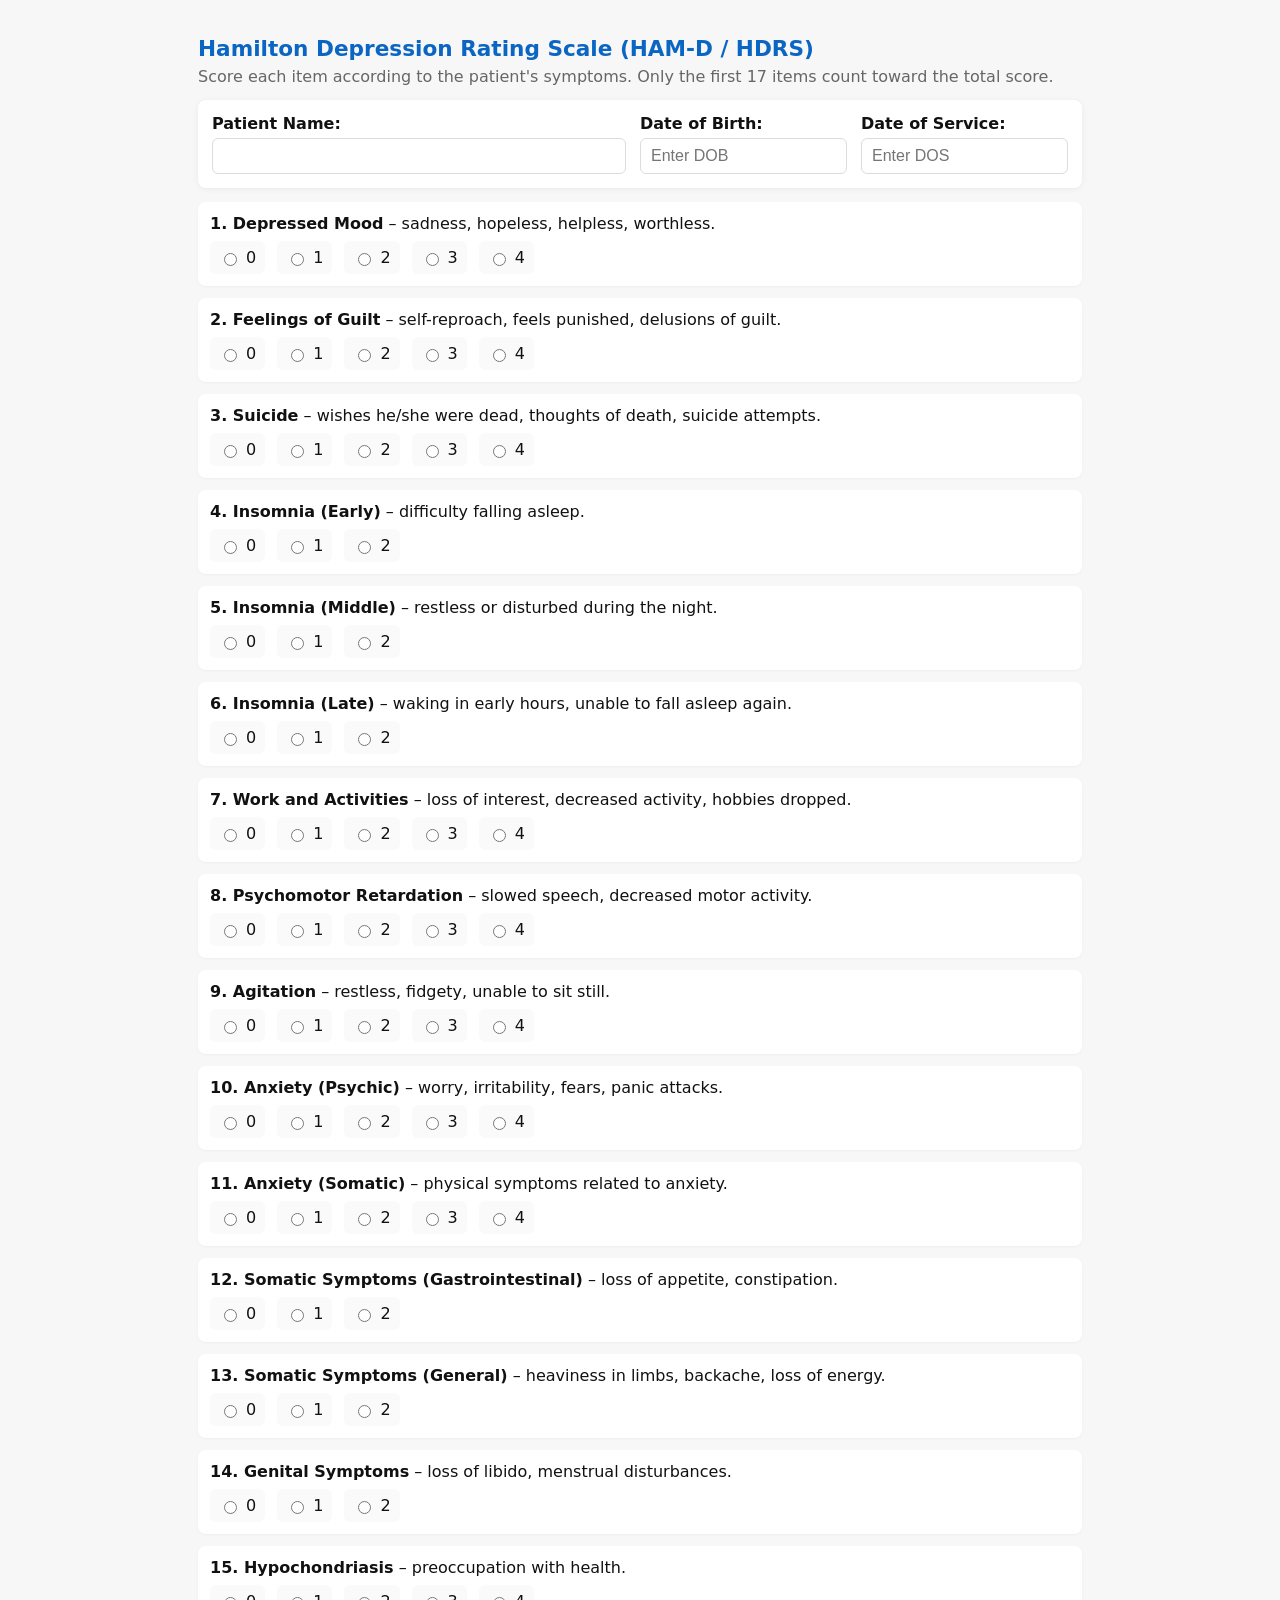
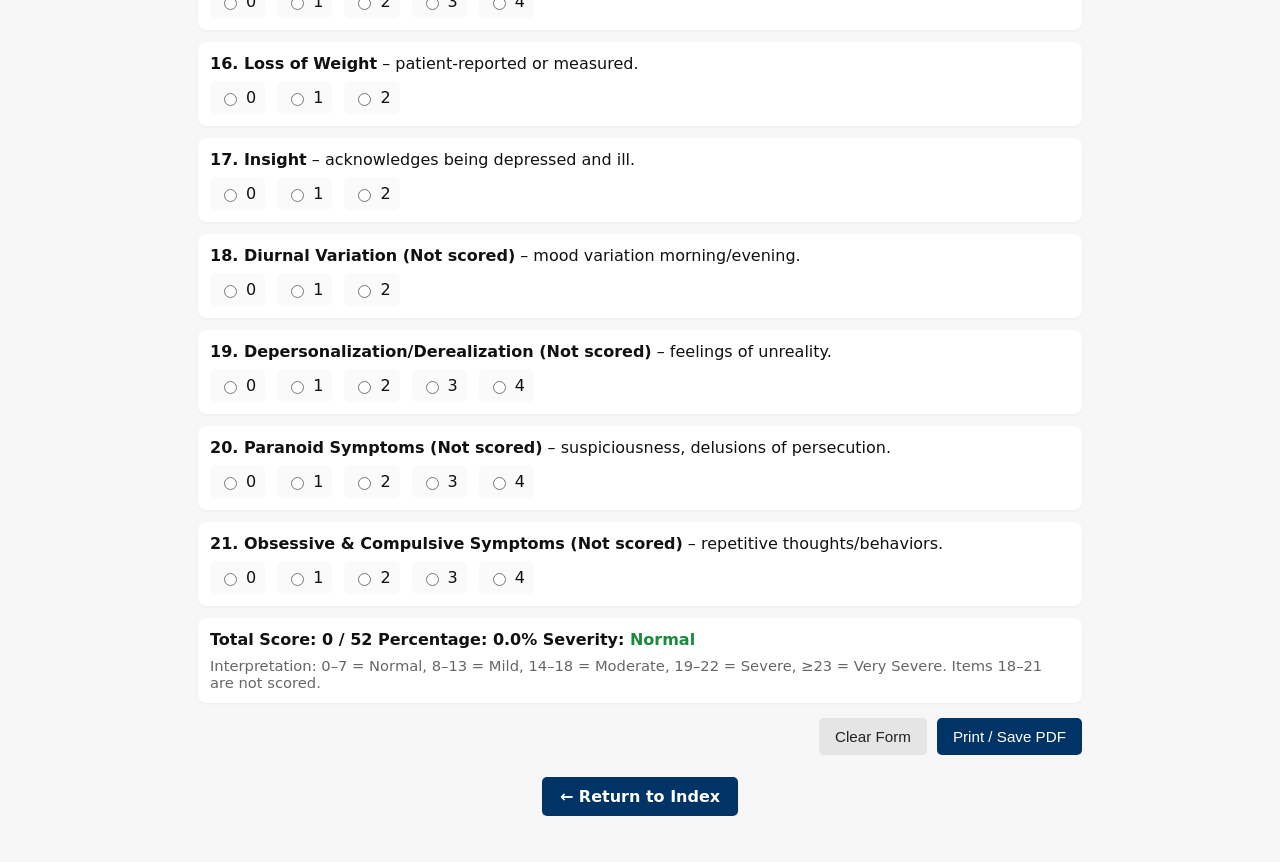
<file: HDRS.html>
<!DOCTYPE html>
<html lang="en">
<head>
<meta charset="utf-8" />
<meta name="viewport" content="width=device-width,initial-scale=1" />
<title>Hamilton Depression Rating Scale (HAM-D / HDRS)</title>

<style>
  * { box-sizing: border-box; }

  :root {
    --bg:#f7f7f7;
    --card:#fff;
    --accent:#0b66c3;
    --muted:#666;
    --green:#1a8a3d;
    --orange:#d46a00;
    --red:#c53030;
  }

  html, body {
    margin:0;
    padding:0;
    min-height:100%;
    font-family:system-ui,-apple-system,"Segoe UI",Roboto,Arial,sans-serif;
    background:var(--bg);
    color:#111;
    -webkit-overflow-scrolling:touch;
  }

  .container {
    max-width:920px;
    margin:18px auto;
    padding:18px;
  }

  h1 {
    margin:0 0 6px;
    color:var(--accent);
    font-size:1.35rem;
  }

  p.lead {
    margin:6px 0 14px;
    color:var(--muted);
  }

  .card {
    background:var(--card);
    border-radius:8px;
    padding:14px;
    box-shadow:0 1px 6px rgba(0,0,0,0.06);
    margin-bottom:14px;
  }

  .patient-info {
    display:grid;
    grid-template-columns:2fr 1fr 1fr;
    gap:14px;
  }

  label.field {
    display:block;
    margin-bottom:0;
    font-weight:700;
  }

  input[type="text"],
  input[type="date"] {
    width:100%;
    padding:8px 10px;
    margin-top:5px;
    font-size:1rem;
    border:1px solid #dcdce0;
    border-radius:6px;
    background:#fff;
  }

  #ham-d-form {
    padding:0;
    background:transparent;
    box-shadow:none;
  }

  .qcard {
    background:#fff;
    border-radius:8px;
    padding:12px;
    margin-bottom:12px;
    box-shadow:0 1px 3px rgba(0,0,0,0.04);
  }

  .qtitle {
    margin-bottom:8px;
  }

  .qtitle b {
    font-weight:700;
  }

  .scale {
    display:flex;
    gap:12px;
    flex-wrap:wrap;
    align-items:center;
  }

  .scale label {
    display:flex;
    align-items:center;
    gap:6px;
    cursor:pointer;
    background:#fafafa;
    padding:6px 8px;
    border-radius:6px;
    border:1px solid transparent;
  }

  .results {
    margin-top:10px;
    padding:12px;
    border-radius:8px;
    background:#fff;
    box-shadow:0 1px 3px rgba(0,0,0,0.04);
    font-weight:700;
  }

  .muted-note {
    font-size:0.92rem;
    color:var(--muted);
    margin-top:8px;
    font-weight:normal;
  }

  .green { color:var(--green); }
  .orange { color:var(--orange); }
  .red { color:var(--red); }

  .actions {
    display:flex;
    justify-content:flex-end;
    gap:10px;
    margin-top:15px;
    flex-wrap:wrap;
  }

  button {
    border:0;
    border-radius:5px;
    padding:10px 16px;
    font-size:0.95rem;
    cursor:pointer;
  }

  .print-btn {
    background:#003366;
    color:#fff;
  }

  .clear-btn {
    background:#e5e5e5;
    color:#222;
  }

  .back-link {
    text-align:center;
    margin-top:22px;
    margin-bottom:10px;
  }

  .back-link a {
    display:inline-block;
    padding:10px 18px;
    background:#003366;
    color:#fff;
    text-decoration:none;
    border-radius:5px;
    font-weight:bold;
  }

  .back-link a:hover {
    background:#002244;
  }

  .print-guide {
    display:none;
  }

  @media (max-width:720px) {
    .container { padding:12px; }

    .patient-info {
      grid-template-columns:1fr;
    }

    .scale {
      gap:8px;
    }

    .actions {
      flex-direction:column-reverse;
    }

    button {
      width:100%;
    }
  }

  /* ONE-PAGE US LETTER PORTRAIT PRINT / PDF */
  @media print {
    @page {
      size:Letter portrait;
      margin:0.16in;
    }

    html,
    body {
      width:8.5in;
      margin:0;
      padding:0 !important;
      background:#fff;
      font-size:6.8pt;
      line-height:1.0;
    }

    .container {
      width:100%;
      max-width:none;
      margin:0;
      padding:0;
    }

    h1 {
      color:#000;
      font-size:13.5pt;
      margin:0 0 2px;
      line-height:1;
    }

    p.lead {
      margin:0 0 3px;
      font-size:6.8pt;
      line-height:1.02;
      color:#000;
    }

    .card {
      box-shadow:none;
      border-radius:0;
      border:none;
      padding:0;
      margin:0 0 3px;
      background:#fff;
    }

    .patient-info {
      grid-template-columns:2fr 1fr 1fr;
      gap:7px;
    }

    .patient-info label {
      display:flex;
      align-items:flex-end;
      gap:3px;
      margin:0;
      white-space:nowrap;
      font-size:6.5pt;
    }

    .patient-info input {
      min-width:0;
      height:14px;
      margin:0;
      padding:0 2px;
      border:none;
      border-bottom:1px solid #333;
      border-radius:0;
      background:transparent;
      font-size:6.5pt;
    }

    .print-guide {
      display:block;
      border:1px solid #777;
      padding:2px 4px;
      margin:0 0 2px;
      text-align:center;
      font-size:6pt;
      line-height:1;
    }

    .questions-grid {
      display:grid;
      grid-template-columns:1fr 1fr;
      gap:1.5px 4px;
      align-items:start;
    }

    .qcard {
      display:grid;
      grid-template-columns:1fr 102px;
      gap:3px;
      align-items:center;
      box-shadow:none;
      border:1px solid #888;
      border-radius:0;
      padding:2.5px 3px;
      margin:0;
      background:#fff;
      break-inside:avoid;
      page-break-inside:avoid;
      min-height:0;
    }

    .qtitle {
      margin:0;
      font-size:5.9pt;
      line-height:1.0;
    }

    .scale {
      display:flex;
      flex-wrap:nowrap;
      justify-content:flex-end;
      gap:1px;
      margin:0;
    }

    .scale label {
      display:flex;
      justify-content:center;
      align-items:center;
      gap:1px;
      min-width:18px;
      padding:0;
      margin:0;
      border:0;
      background:transparent;
      font-size:5.6pt;
      line-height:1;
    }

    input[type="radio"] {
      width:8px;
      height:8px;
      margin:0;
    }

    .not-scored {
      background:#fafafa;
    }

    .results {
      display:grid;
      grid-template-columns:auto auto auto 1fr;
      gap:8px;
      align-items:center;
      box-shadow:none;
      border-radius:0;
      border:1px solid #555;
      margin:3px 0 0;
      padding:3px 4px;
      font-size:6.6pt;
      line-height:1.0;
      background:#fff;
    }

    .muted-note {
      margin:0;
      font-size:5.5pt;
      line-height:1.0;
      color:#000;
    }

    .green,
    .orange,
    .red {
      color:#000;
    }

    .actions,
    .back-link {
      display:none !important;
    }

    * {
      -webkit-print-color-adjust:exact;
      print-color-adjust:exact;
    }
  }
</style>
</head>

<body>
<div class="container">

  <h1>Hamilton Depression Rating Scale (HAM-D / HDRS)</h1>

  <p class="lead">
    Score each item according to the patient's symptoms. Only the first 17 items count toward the total score.
  </p>

  <div class="card">
    <div class="patient-info">
      <label class="field">
        Patient Name:
        <input type="text" id="name" maxlength="80">
      </label>

      <label class="field">
        Date of Birth:
        <input type="text" id="dob" maxlength="20" placeholder="Enter DOB">
      </label>

      <label class="field">
        Date of Service:
        <input type="text" id="dos" maxlength="20" placeholder="Enter DOS">
      </label>
    </div>
  </div>

  <div class="print-guide">
    Select the appropriate score for each item. Items 18–21 are recorded but are not included in the total score.
  </div>

  <form id="ham-d-form" autocomplete="off">

    <div class="questions-grid">

      <div class="qcard">
        <div class="qtitle"><b>1. Depressed Mood</b> – sadness, hopeless, helpless, worthless.</div>
        <div class="scale">
          <label><input type="radio" name="q1" value="0">0</label>
          <label><input type="radio" name="q1" value="1">1</label>
          <label><input type="radio" name="q1" value="2">2</label>
          <label><input type="radio" name="q1" value="3">3</label>
          <label><input type="radio" name="q1" value="4">4</label>
        </div>
      </div>

      <div class="qcard">
        <div class="qtitle"><b>2. Feelings of Guilt</b> – self-reproach, feels punished, delusions of guilt.</div>
        <div class="scale">
          <label><input type="radio" name="q2" value="0">0</label>
          <label><input type="radio" name="q2" value="1">1</label>
          <label><input type="radio" name="q2" value="2">2</label>
          <label><input type="radio" name="q2" value="3">3</label>
          <label><input type="radio" name="q2" value="4">4</label>
        </div>
      </div>

      <div class="qcard">
        <div class="qtitle"><b>3. Suicide</b> – wishes he/she were dead, thoughts of death, suicide attempts.</div>
        <div class="scale">
          <label><input type="radio" name="q3" value="0">0</label>
          <label><input type="radio" name="q3" value="1">1</label>
          <label><input type="radio" name="q3" value="2">2</label>
          <label><input type="radio" name="q3" value="3">3</label>
          <label><input type="radio" name="q3" value="4">4</label>
        </div>
      </div>

      <div class="qcard">
        <div class="qtitle"><b>4. Insomnia (Early)</b> – difficulty falling asleep.</div>
        <div class="scale">
          <label><input type="radio" name="q4" value="0">0</label>
          <label><input type="radio" name="q4" value="1">1</label>
          <label><input type="radio" name="q4" value="2">2</label>
        </div>
      </div>

      <div class="qcard">
        <div class="qtitle"><b>5. Insomnia (Middle)</b> – restless or disturbed during the night.</div>
        <div class="scale">
          <label><input type="radio" name="q5" value="0">0</label>
          <label><input type="radio" name="q5" value="1">1</label>
          <label><input type="radio" name="q5" value="2">2</label>
        </div>
      </div>

      <div class="qcard">
        <div class="qtitle"><b>6. Insomnia (Late)</b> – waking in early hours, unable to fall asleep again.</div>
        <div class="scale">
          <label><input type="radio" name="q6" value="0">0</label>
          <label><input type="radio" name="q6" value="1">1</label>
          <label><input type="radio" name="q6" value="2">2</label>
        </div>
      </div>

      <div class="qcard">
        <div class="qtitle"><b>7. Work and Activities</b> – loss of interest, decreased activity, hobbies dropped.</div>
        <div class="scale">
          <label><input type="radio" name="q7" value="0">0</label>
          <label><input type="radio" name="q7" value="1">1</label>
          <label><input type="radio" name="q7" value="2">2</label>
          <label><input type="radio" name="q7" value="3">3</label>
          <label><input type="radio" name="q7" value="4">4</label>
        </div>
      </div>

      <div class="qcard">
        <div class="qtitle"><b>8. Psychomotor Retardation</b> – slowed speech, decreased motor activity.</div>
        <div class="scale">
          <label><input type="radio" name="q8" value="0">0</label>
          <label><input type="radio" name="q8" value="1">1</label>
          <label><input type="radio" name="q8" value="2">2</label>
          <label><input type="radio" name="q8" value="3">3</label>
          <label><input type="radio" name="q8" value="4">4</label>
        </div>
      </div>

      <div class="qcard">
        <div class="qtitle"><b>9. Agitation</b> – restless, fidgety, unable to sit still.</div>
        <div class="scale">
          <label><input type="radio" name="q9" value="0">0</label>
          <label><input type="radio" name="q9" value="1">1</label>
          <label><input type="radio" name="q9" value="2">2</label>
          <label><input type="radio" name="q9" value="3">3</label>
          <label><input type="radio" name="q9" value="4">4</label>
        </div>
      </div>

      <div class="qcard">
        <div class="qtitle"><b>10. Anxiety (Psychic)</b> – worry, irritability, fears, panic attacks.</div>
        <div class="scale">
          <label><input type="radio" name="q10" value="0">0</label>
          <label><input type="radio" name="q10" value="1">1</label>
          <label><input type="radio" name="q10" value="2">2</label>
          <label><input type="radio" name="q10" value="3">3</label>
          <label><input type="radio" name="q10" value="4">4</label>
        </div>
      </div>

      <div class="qcard">
        <div class="qtitle"><b>11. Anxiety (Somatic)</b> – physical symptoms related to anxiety.</div>
        <div class="scale">
          <label><input type="radio" name="q11" value="0">0</label>
          <label><input type="radio" name="q11" value="1">1</label>
          <label><input type="radio" name="q11" value="2">2</label>
          <label><input type="radio" name="q11" value="3">3</label>
          <label><input type="radio" name="q11" value="4">4</label>
        </div>
      </div>

      <div class="qcard">
        <div class="qtitle"><b>12. Somatic Symptoms (Gastrointestinal)</b> – loss of appetite, constipation.</div>
        <div class="scale">
          <label><input type="radio" name="q12" value="0">0</label>
          <label><input type="radio" name="q12" value="1">1</label>
          <label><input type="radio" name="q12" value="2">2</label>
        </div>
      </div>

      <div class="qcard">
        <div class="qtitle"><b>13. Somatic Symptoms (General)</b> – heaviness in limbs, backache, loss of energy.</div>
        <div class="scale">
          <label><input type="radio" name="q13" value="0">0</label>
          <label><input type="radio" name="q13" value="1">1</label>
          <label><input type="radio" name="q13" value="2">2</label>
        </div>
      </div>

      <div class="qcard">
        <div class="qtitle"><b>14. Genital Symptoms</b> – loss of libido, menstrual disturbances.</div>
        <div class="scale">
          <label><input type="radio" name="q14" value="0">0</label>
          <label><input type="radio" name="q14" value="1">1</label>
          <label><input type="radio" name="q14" value="2">2</label>
        </div>
      </div>

      <div class="qcard">
        <div class="qtitle"><b>15. Hypochondriasis</b> – preoccupation with health.</div>
        <div class="scale">
          <label><input type="radio" name="q15" value="0">0</label>
          <label><input type="radio" name="q15" value="1">1</label>
          <label><input type="radio" name="q15" value="2">2</label>
          <label><input type="radio" name="q15" value="3">3</label>
          <label><input type="radio" name="q15" value="4">4</label>
        </div>
      </div>

      <div class="qcard">
        <div class="qtitle"><b>16. Loss of Weight</b> – patient-reported or measured.</div>
        <div class="scale">
          <label><input type="radio" name="q16" value="0">0</label>
          <label><input type="radio" name="q16" value="1">1</label>
          <label><input type="radio" name="q16" value="2">2</label>
        </div>
      </div>

      <div class="qcard">
        <div class="qtitle"><b>17. Insight</b> – acknowledges being depressed and ill.</div>
        <div class="scale">
          <label><input type="radio" name="q17" value="0">0</label>
          <label><input type="radio" name="q17" value="1">1</label>
          <label><input type="radio" name="q17" value="2">2</label>
        </div>
      </div>

      <div class="qcard not-scored">
        <div class="qtitle"><b>18. Diurnal Variation (Not scored)</b> – mood variation morning/evening.</div>
        <div class="scale">
          <label><input type="radio" name="q18" value="0">0</label>
          <label><input type="radio" name="q18" value="1">1</label>
          <label><input type="radio" name="q18" value="2">2</label>
        </div>
      </div>

      <div class="qcard not-scored">
        <div class="qtitle"><b>19. Depersonalization/Derealization (Not scored)</b> – feelings of unreality.</div>
        <div class="scale">
          <label><input type="radio" name="q19" value="0">0</label>
          <label><input type="radio" name="q19" value="1">1</label>
          <label><input type="radio" name="q19" value="2">2</label>
          <label><input type="radio" name="q19" value="3">3</label>
          <label><input type="radio" name="q19" value="4">4</label>
        </div>
      </div>

      <div class="qcard not-scored">
        <div class="qtitle"><b>20. Paranoid Symptoms (Not scored)</b> – suspiciousness, delusions of persecution.</div>
        <div class="scale">
          <label><input type="radio" name="q20" value="0">0</label>
          <label><input type="radio" name="q20" value="1">1</label>
          <label><input type="radio" name="q20" value="2">2</label>
          <label><input type="radio" name="q20" value="3">3</label>
          <label><input type="radio" name="q20" value="4">4</label>
        </div>
      </div>

      <div class="qcard not-scored">
        <div class="qtitle"><b>21. Obsessive &amp; Compulsive Symptoms (Not scored)</b> – repetitive thoughts/behaviors.</div>
        <div class="scale">
          <label><input type="radio" name="q21" value="0">0</label>
          <label><input type="radio" name="q21" value="1">1</label>
          <label><input type="radio" name="q21" value="2">2</label>
          <label><input type="radio" name="q21" value="3">3</label>
          <label><input type="radio" name="q21" value="4">4</label>
        </div>
      </div>

    </div>

    <div class="results" id="resultsBox">
      <span>Total Score: <span id="total">0</span> / 52</span>
      <span>Percentage: <span id="percent">0.0</span>%</span>
      <span>Severity: <span id="severity" class="green">Normal</span></span>
      <div class="muted-note">
        Interpretation: 0–7 = Normal, 8–13 = Mild, 14–18 = Moderate, 19–22 = Severe, ≥23 = Very Severe. Items 18–21 are not scored.
      </div>
    </div>

    <div class="actions">
      <button type="button" class="clear-btn" id="clear-btn">Clear Form</button>
      <button type="button" class="print-btn" onclick="window.print()">Print / Save PDF</button>
    </div>

  </form>

  <div class="back-link">
    <a href="index.html">← Return to Index</a>
  </div>

</div>

<script>
(function(){
  const form = document.getElementById('ham-d-form');
  const totalEl = document.getElementById('total');
  const severityEl = document.getElementById('severity');
  const percentEl = document.getElementById('percent');
  const clearBtn = document.getElementById('clear-btn');

  function compute(){
    let sum = 0;

    for(let i = 1; i <= 17; i++){
      const sel = form.querySelector(`input[name="q${i}"]:checked`);
      if(sel) sum += Number(sel.value);
    }

    totalEl.textContent = sum;
    percentEl.textContent = ((sum / 52) * 100).toFixed(1);

    let sev = "";
    let cls = "";

    if(sum <= 7){
      sev = "Normal";
      cls = "green";
    } else if(sum <= 13){
      sev = "Mild";
      cls = "orange";
    } else if(sum <= 18){
      sev = "Moderate";
      cls = "orange";
    } else if(sum <= 22){
      sev = "Severe";
      cls = "red";
    } else {
      sev = "Very Severe";
      cls = "red";
    }

    severityEl.textContent = sev;
    severityEl.className = cls;
  }

  form.addEventListener('change', compute);

  clearBtn.addEventListener('click', function(){
    if(confirm('Clear all responses?')){
      form.reset();
      document.getElementById('name').value = '';
      document.getElementById('dob').value = '';
      document.getElementById('dos').value = '';
      compute();
      window.scrollTo({ top: 0, behavior: 'smooth' });
    }
  });

  compute();
})();
</script>

</body>
</html>
</file>
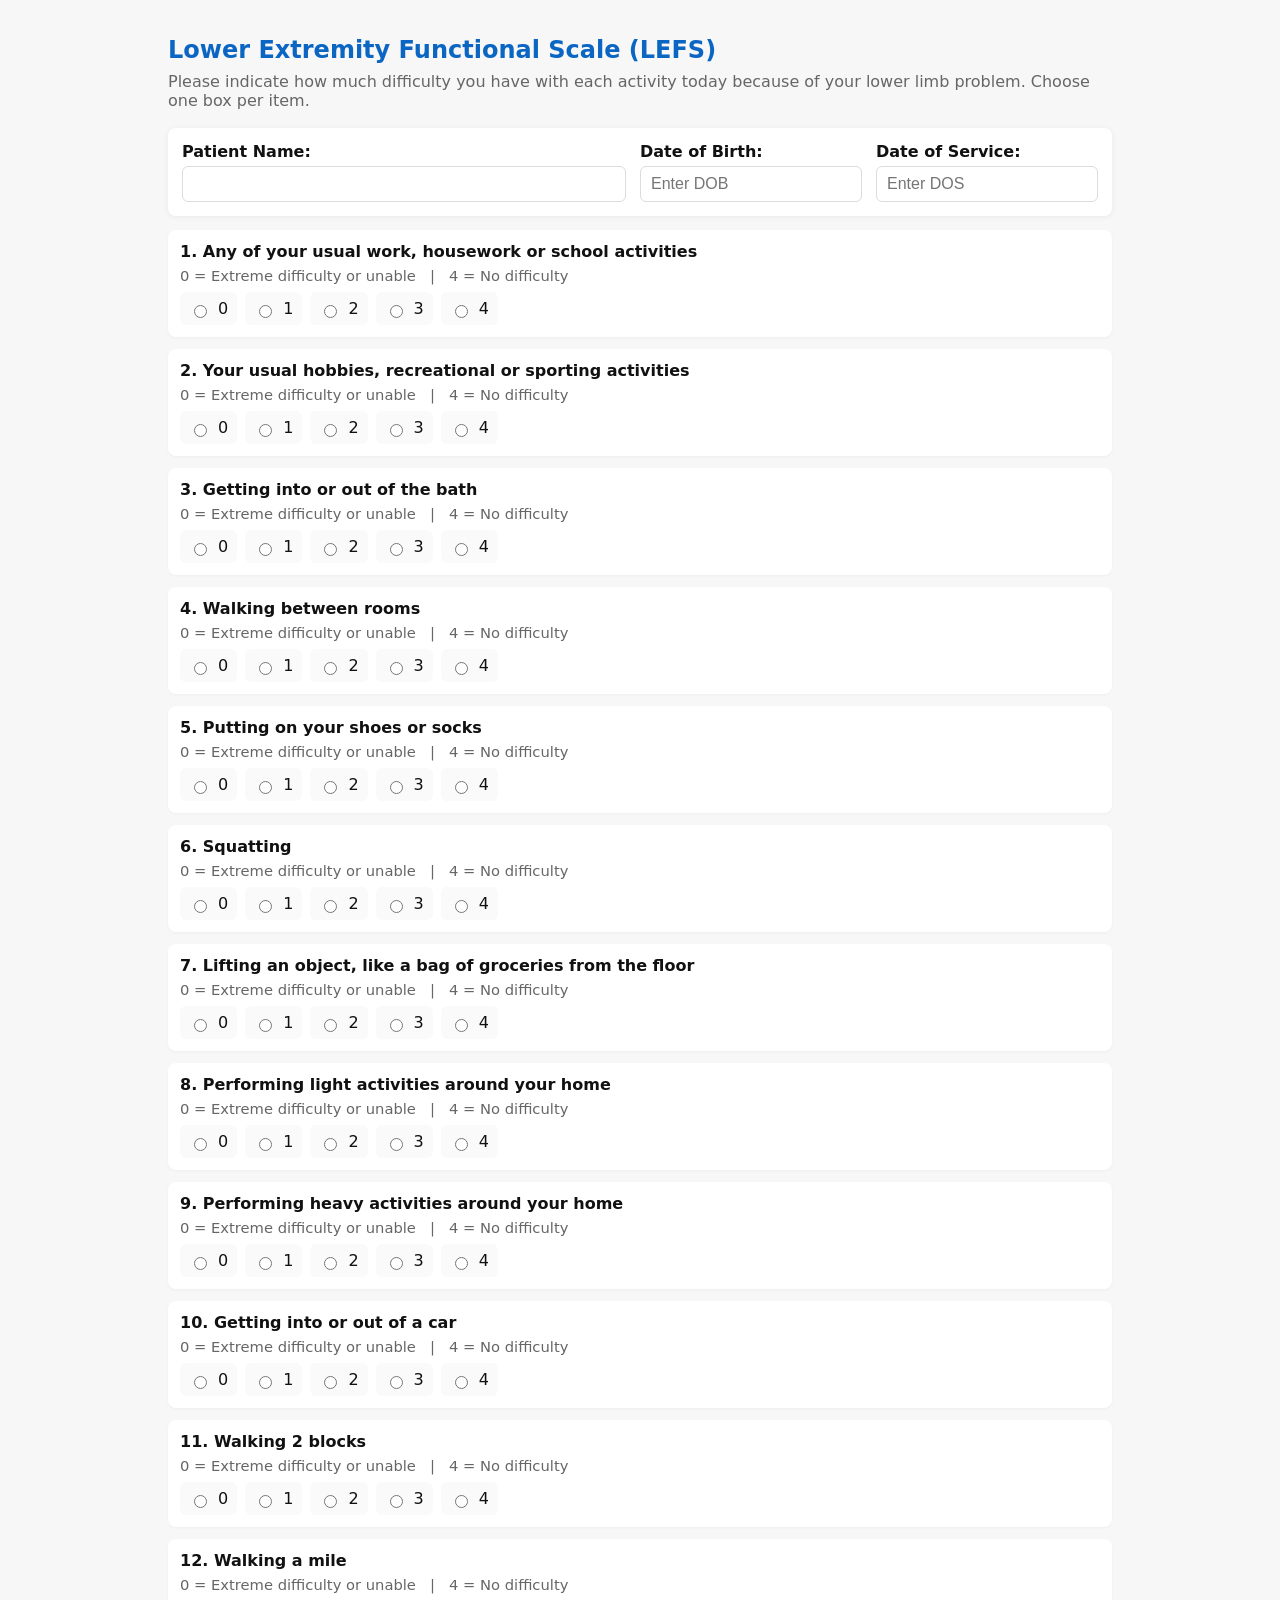
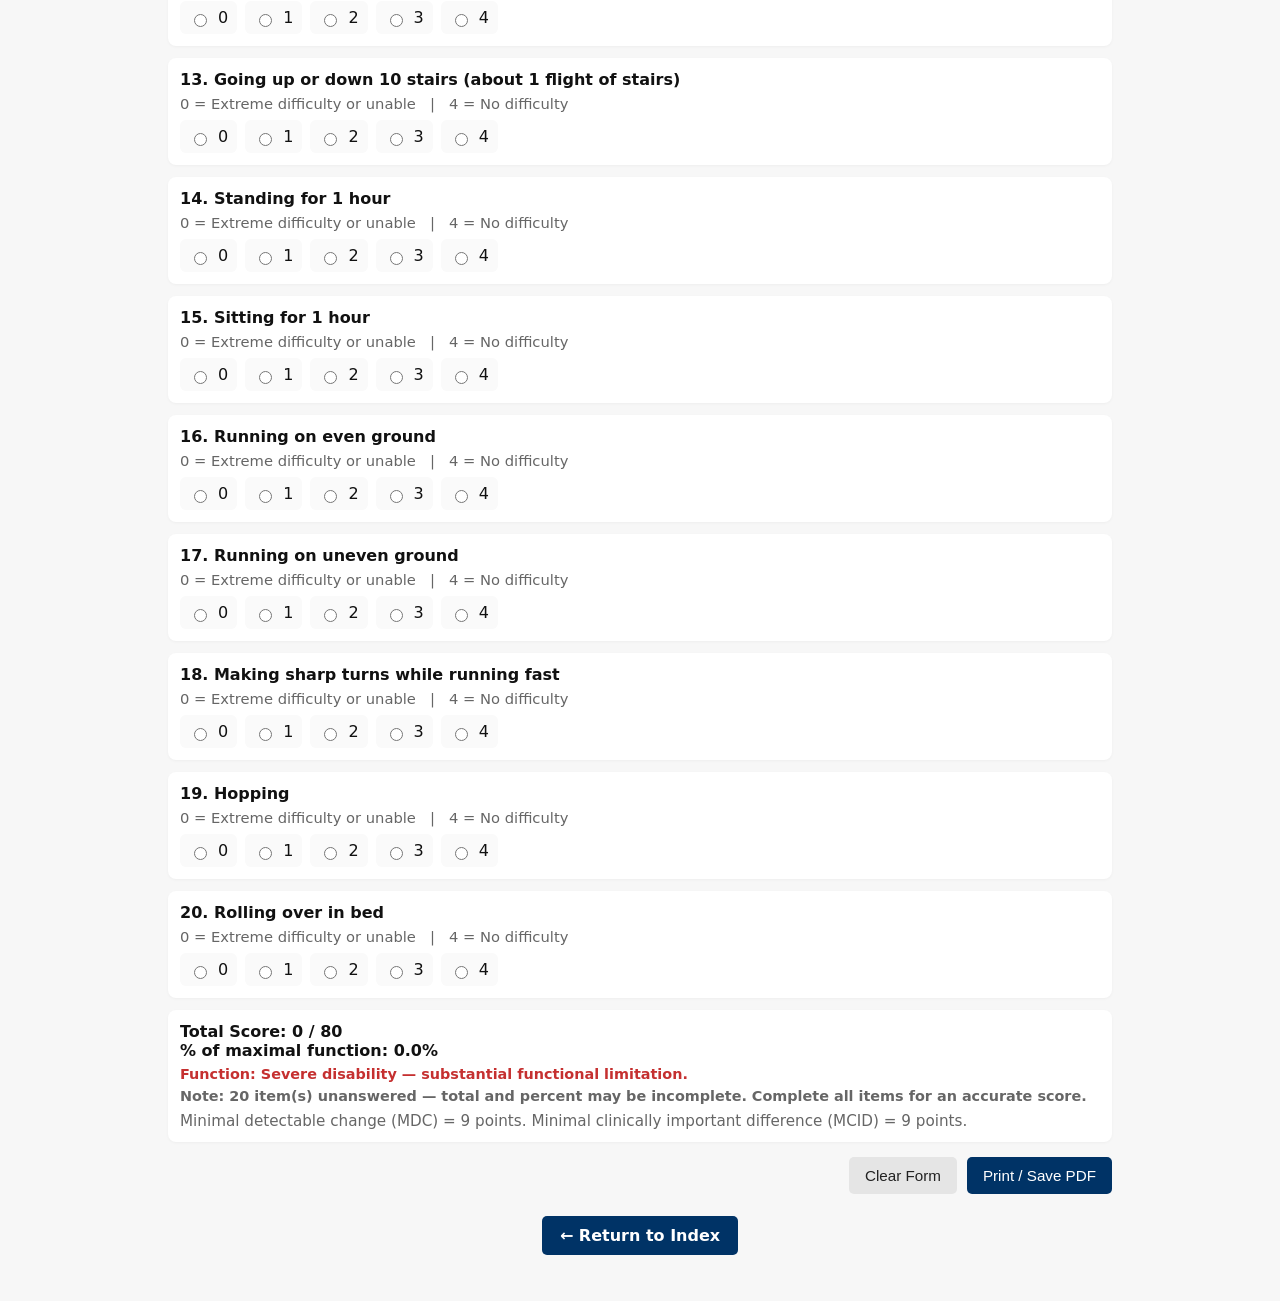
<file: LEFS.html>
<!DOCTYPE html>
<html lang="en">
<head>
<meta charset="utf-8" />
<meta name="viewport" content="width=device-width,initial-scale=1" />
<title>Lower Extremity Functional Scale (LEFS)</title>

<style>
  * { box-sizing: border-box; }

  :root{
    --bg:#f7f7f7;
    --card:#fff;
    --accent:#0b66c3;
    --muted:#666;
    --green:#1a8a3d;
    --orange:#d46a00;
    --red:#c53030;
  }

  html,body{
    min-height:100%;
    margin:0;
    padding:0;
    font-family: system-ui, -apple-system, "Segoe UI", Roboto, "Helvetica Neue", Arial, sans-serif;
    background:var(--bg);
    -webkit-overflow-scrolling:touch;
    color:#111;
  }

  .container{
    max-width:980px;
    margin:18px auto;
    padding:18px;
  }

  h1{
    margin:0 0 8px;
    color:var(--accent);
    font-size:1.5rem;
  }

  p.lead{
    margin:6px 0 18px;
    color:var(--muted);
  }

  .card{
    background:var(--card);
    border-radius:8px;
    padding:14px;
    box-shadow:0 1px 6px rgba(0,0,0,0.06);
    margin-bottom:14px;
  }

  .patient-info{
    display:grid;
    grid-template-columns:2fr 1fr 1fr;
    gap:14px;
  }

  label.field{
    display:block;
    margin-bottom:0;
    font-weight:700;
  }

  input[type="text"],
  input[type="date"]{
    width:100%;
    padding:8px 10px;
    margin-top:5px;
    font-size:1rem;
    border:1px solid #dcdce0;
    border-radius:6px;
  }

  .question{
    background:#fff;
    border-radius:8px;
    padding:12px;
    margin-bottom:12px;
    box-shadow:0 1px 3px rgba(0,0,0,0.04);
  }

  .qtitle{
    font-weight:700;
    margin-bottom:6px;
  }

  .guide{
    font-size:0.92rem;
    color:var(--muted);
    margin-bottom:8px;
  }

  .options{
    display:flex;
    flex-wrap:wrap;
    gap:8px;
    align-items:center;
  }

  label.choice{
    display:flex;
    align-items:center;
    gap:8px;
    padding:6px 8px;
    border-radius:6px;
    cursor:pointer;
    background:#fafafa;
    border:1px solid transparent;
  }

  label.choice input{
    transform:translateY(1px);
  }

  .results{
    margin-top:10px;
    padding:12px;
    border-radius:8px;
    background:#fff;
    box-shadow:0 1px 3px rgba(0,0,0,0.04);
    font-weight:700;
  }

  .note{
    font-size:0.95rem;
    color:var(--muted);
    margin-top:8px;
    font-weight:normal;
  }

  .small{
    font-size:0.9rem;
    color:var(--muted);
    margin-top:6px;
  }

  .green{ color:var(--green); }
  .orange{ color:var(--orange); }
  .red{ color:var(--red); }

  .actions{
    display:flex;
    justify-content:flex-end;
    gap:10px;
    margin-top:15px;
    flex-wrap:wrap;
  }

  button{
    border:0;
    border-radius:5px;
    padding:10px 16px;
    font-size:0.95rem;
    cursor:pointer;
  }

  .print-btn{
    background:#003366;
    color:#fff;
  }

  .clear-btn{
    background:#e5e5e5;
    color:#222;
  }

  .back-link{
    text-align:center;
    margin-top:22px;
    margin-bottom:10px;
  }

  .back-link a{
    display:inline-block;
    padding:10px 18px;
    background:#003366;
    color:#fff;
    text-decoration:none;
    border-radius:5px;
    font-weight:bold;
  }

  .back-link a:hover{
    background:#002244;
  }

  @media (max-width:720px){
    .container{ padding:12px; }

    .patient-info{
      grid-template-columns:1fr;
    }

    .actions{
      flex-direction:column-reverse;
    }

    button{
      width:100%;
    }
  }

  /* ONE-PAGE US LETTER PORTRAIT PRINT / PDF */
  @media print{
    @page{
      size:Letter portrait;
      margin:0.18in;
    }

    html,
    body{
      width:8.5in;
      margin:0;
      padding:0 !important;
      background:#fff;
      font-size:7pt;
      line-height:1.01;
    }

    .container{
      width:100%;
      max-width:none;
      margin:0;
      padding:0;
    }

    h1{
      color:#000;
      font-size:14pt;
      margin:0 0 3px;
      line-height:1;
    }

    p.lead{
      margin:0 0 4px;
      font-size:7pt;
      line-height:1.05;
      color:#000;
    }

    .card{
      box-shadow:none;
      border-radius:0;
      border:none;
      padding:0;
      margin:0 0 4px;
      background:#fff;
    }

    .patient-info{
      grid-template-columns:2fr 1fr 1fr;
      gap:8px;
    }

    .patient-info label{
      display:flex;
      align-items:flex-end;
      gap:4px;
      margin:0;
      white-space:nowrap;
      font-size:6.8pt;
    }

    .patient-info input{
      min-width:0;
      height:15px;
      margin:0;
      padding:0 2px;
      border:none;
      border-bottom:1px solid #333;
      border-radius:0;
      background:transparent;
      font-size:6.8pt;
    }

    .questions-grid{
      display:grid;
      grid-template-columns:1fr 1fr;
      gap:2px 5px;
      align-items:start;
    }

    .question{
      display:grid;
      grid-template-columns:1fr 118px;
      gap:4px;
      align-items:center;
      box-shadow:none;
      border:1px solid #888;
      border-radius:0;
      padding:3px 4px;
      margin:0;
      background:#fff;
      break-inside:avoid;
      page-break-inside:avoid;
      min-height:0;
    }

    .question-text{
      min-width:0;
    }

    .qtitle{
      margin:0;
      font-size:6.55pt;
      line-height:1.02;
    }

    .guide{
      display:none;
    }

    .options{
      display:grid;
      grid-template-columns:repeat(5, 1fr);
      gap:1px;
      margin:0;
    }

    label.choice{
      display:flex;
      justify-content:center;
      align-items:center;
      gap:1px;
      padding:0;
      margin:0;
      border:0;
      background:transparent;
      font-size:6pt;
      line-height:1;
    }

    label.choice input{
      width:9px;
      height:9px;
      margin:0;
      transform:none;
    }

    .print-guide{
      display:block !important;
      border:1px solid #777;
      padding:3px 5px;
      margin:0 0 3px;
      text-align:center;
      font-size:6.5pt;
      line-height:1;
    }

    .results{
      box-shadow:none;
      border-radius:0;
      border:1px solid #555;
      margin:4px 0 0;
      padding:4px 5px;
      font-size:7.2pt;
      line-height:1.02;
      background:#fff;
    }

    .note{
      font-size:6pt;
      line-height:1.02;
      margin-top:2px;
      color:#000;
    }

    .small{
      font-size:6pt;
      line-height:1.02;
      margin-top:2px;
      color:#000;
    }

    .green,
    .orange,
    .red{
      color:#000;
    }

    .actions,
    .back-link{
      display:none !important;
    }

    *{
      -webkit-print-color-adjust:exact;
      print-color-adjust:exact;
    }
  }

  .print-guide{
    display:none;
  }
</style>
</head>

<body>
<div class="container">

  <h1>Lower Extremity Functional Scale (LEFS)</h1>

  <p class="lead">
    Please indicate how much difficulty you have with each activity today because of your lower limb problem.
    Choose one box per item.
  </p>

  <div class="card">
    <div class="patient-info">
      <label class="field">
        Patient Name:
        <input type="text" id="name" maxlength="80">
      </label>

      <label class="field">
        Date of Birth:
        <input type="text" id="dob" maxlength="20" placeholder="Enter DOB">
      </label>

      <label class="field">
        Date of Service:
        <input type="text" id="dos" maxlength="20" placeholder="Enter DOS">
      </label>
    </div>
  </div>

  <div class="print-guide">
    0 = Extreme difficulty or unable &nbsp;&nbsp; | &nbsp;&nbsp;
    1 &nbsp;&nbsp; 2 &nbsp;&nbsp; 3 &nbsp;&nbsp; | &nbsp;&nbsp;
    4 = No difficulty
  </div>

  <form id="lefs-form">
    <div class="questions-grid">

      <div class="question">
        <div class="question-text">
          <div class="qtitle">1. Any of your usual work, housework or school activities</div>
          <div class="guide">0 = Extreme difficulty or unable &nbsp; | &nbsp; 4 = No difficulty</div>
        </div>
        <div class="options">
          <label class="choice"><input type="radio" name="q1" value="0">0</label>
          <label class="choice"><input type="radio" name="q1" value="1">1</label>
          <label class="choice"><input type="radio" name="q1" value="2">2</label>
          <label class="choice"><input type="radio" name="q1" value="3">3</label>
          <label class="choice"><input type="radio" name="q1" value="4">4</label>
        </div>
      </div>

      <div class="question">
        <div class="question-text">
          <div class="qtitle">2. Your usual hobbies, recreational or sporting activities</div>
          <div class="guide">0 = Extreme difficulty or unable &nbsp; | &nbsp; 4 = No difficulty</div>
        </div>
        <div class="options">
          <label class="choice"><input type="radio" name="q2" value="0">0</label>
          <label class="choice"><input type="radio" name="q2" value="1">1</label>
          <label class="choice"><input type="radio" name="q2" value="2">2</label>
          <label class="choice"><input type="radio" name="q2" value="3">3</label>
          <label class="choice"><input type="radio" name="q2" value="4">4</label>
        </div>
      </div>

      <div class="question">
        <div class="question-text">
          <div class="qtitle">3. Getting into or out of the bath</div>
          <div class="guide">0 = Extreme difficulty or unable &nbsp; | &nbsp; 4 = No difficulty</div>
        </div>
        <div class="options">
          <label class="choice"><input type="radio" name="q3" value="0">0</label>
          <label class="choice"><input type="radio" name="q3" value="1">1</label>
          <label class="choice"><input type="radio" name="q3" value="2">2</label>
          <label class="choice"><input type="radio" name="q3" value="3">3</label>
          <label class="choice"><input type="radio" name="q3" value="4">4</label>
        </div>
      </div>

      <div class="question">
        <div class="question-text">
          <div class="qtitle">4. Walking between rooms</div>
          <div class="guide">0 = Extreme difficulty or unable &nbsp; | &nbsp; 4 = No difficulty</div>
        </div>
        <div class="options">
          <label class="choice"><input type="radio" name="q4" value="0">0</label>
          <label class="choice"><input type="radio" name="q4" value="1">1</label>
          <label class="choice"><input type="radio" name="q4" value="2">2</label>
          <label class="choice"><input type="radio" name="q4" value="3">3</label>
          <label class="choice"><input type="radio" name="q4" value="4">4</label>
        </div>
      </div>

      <div class="question">
        <div class="question-text">
          <div class="qtitle">5. Putting on your shoes or socks</div>
          <div class="guide">0 = Extreme difficulty or unable &nbsp; | &nbsp; 4 = No difficulty</div>
        </div>
        <div class="options">
          <label class="choice"><input type="radio" name="q5" value="0">0</label>
          <label class="choice"><input type="radio" name="q5" value="1">1</label>
          <label class="choice"><input type="radio" name="q5" value="2">2</label>
          <label class="choice"><input type="radio" name="q5" value="3">3</label>
          <label class="choice"><input type="radio" name="q5" value="4">4</label>
        </div>
      </div>

      <div class="question">
        <div class="question-text">
          <div class="qtitle">6. Squatting</div>
          <div class="guide">0 = Extreme difficulty or unable &nbsp; | &nbsp; 4 = No difficulty</div>
        </div>
        <div class="options">
          <label class="choice"><input type="radio" name="q6" value="0">0</label>
          <label class="choice"><input type="radio" name="q6" value="1">1</label>
          <label class="choice"><input type="radio" name="q6" value="2">2</label>
          <label class="choice"><input type="radio" name="q6" value="3">3</label>
          <label class="choice"><input type="radio" name="q6" value="4">4</label>
        </div>
      </div>

      <div class="question">
        <div class="question-text">
          <div class="qtitle">7. Lifting an object, like a bag of groceries from the floor</div>
          <div class="guide">0 = Extreme difficulty or unable &nbsp; | &nbsp; 4 = No difficulty</div>
        </div>
        <div class="options">
          <label class="choice"><input type="radio" name="q7" value="0">0</label>
          <label class="choice"><input type="radio" name="q7" value="1">1</label>
          <label class="choice"><input type="radio" name="q7" value="2">2</label>
          <label class="choice"><input type="radio" name="q7" value="3">3</label>
          <label class="choice"><input type="radio" name="q7" value="4">4</label>
        </div>
      </div>

      <div class="question">
        <div class="question-text">
          <div class="qtitle">8. Performing light activities around your home</div>
          <div class="guide">0 = Extreme difficulty or unable &nbsp; | &nbsp; 4 = No difficulty</div>
        </div>
        <div class="options">
          <label class="choice"><input type="radio" name="q8" value="0">0</label>
          <label class="choice"><input type="radio" name="q8" value="1">1</label>
          <label class="choice"><input type="radio" name="q8" value="2">2</label>
          <label class="choice"><input type="radio" name="q8" value="3">3</label>
          <label class="choice"><input type="radio" name="q8" value="4">4</label>
        </div>
      </div>

      <div class="question">
        <div class="question-text">
          <div class="qtitle">9. Performing heavy activities around your home</div>
          <div class="guide">0 = Extreme difficulty or unable &nbsp; | &nbsp; 4 = No difficulty</div>
        </div>
        <div class="options">
          <label class="choice"><input type="radio" name="q9" value="0">0</label>
          <label class="choice"><input type="radio" name="q9" value="1">1</label>
          <label class="choice"><input type="radio" name="q9" value="2">2</label>
          <label class="choice"><input type="radio" name="q9" value="3">3</label>
          <label class="choice"><input type="radio" name="q9" value="4">4</label>
        </div>
      </div>

      <div class="question">
        <div class="question-text">
          <div class="qtitle">10. Getting into or out of a car</div>
          <div class="guide">0 = Extreme difficulty or unable &nbsp; | &nbsp; 4 = No difficulty</div>
        </div>
        <div class="options">
          <label class="choice"><input type="radio" name="q10" value="0">0</label>
          <label class="choice"><input type="radio" name="q10" value="1">1</label>
          <label class="choice"><input type="radio" name="q10" value="2">2</label>
          <label class="choice"><input type="radio" name="q10" value="3">3</label>
          <label class="choice"><input type="radio" name="q10" value="4">4</label>
        </div>
      </div>

      <div class="question">
        <div class="question-text">
          <div class="qtitle">11. Walking 2 blocks</div>
          <div class="guide">0 = Extreme difficulty or unable &nbsp; | &nbsp; 4 = No difficulty</div>
        </div>
        <div class="options">
          <label class="choice"><input type="radio" name="q11" value="0">0</label>
          <label class="choice"><input type="radio" name="q11" value="1">1</label>
          <label class="choice"><input type="radio" name="q11" value="2">2</label>
          <label class="choice"><input type="radio" name="q11" value="3">3</label>
          <label class="choice"><input type="radio" name="q11" value="4">4</label>
        </div>
      </div>

      <div class="question">
        <div class="question-text">
          <div class="qtitle">12. Walking a mile</div>
          <div class="guide">0 = Extreme difficulty or unable &nbsp; | &nbsp; 4 = No difficulty</div>
        </div>
        <div class="options">
          <label class="choice"><input type="radio" name="q12" value="0">0</label>
          <label class="choice"><input type="radio" name="q12" value="1">1</label>
          <label class="choice"><input type="radio" name="q12" value="2">2</label>
          <label class="choice"><input type="radio" name="q12" value="3">3</label>
          <label class="choice"><input type="radio" name="q12" value="4">4</label>
        </div>
      </div>

      <div class="question">
        <div class="question-text">
          <div class="qtitle">13. Going up or down 10 stairs (about 1 flight of stairs)</div>
          <div class="guide">0 = Extreme difficulty or unable &nbsp; | &nbsp; 4 = No difficulty</div>
        </div>
        <div class="options">
          <label class="choice"><input type="radio" name="q13" value="0">0</label>
          <label class="choice"><input type="radio" name="q13" value="1">1</label>
          <label class="choice"><input type="radio" name="q13" value="2">2</label>
          <label class="choice"><input type="radio" name="q13" value="3">3</label>
          <label class="choice"><input type="radio" name="q13" value="4">4</label>
        </div>
      </div>

      <div class="question">
        <div class="question-text">
          <div class="qtitle">14. Standing for 1 hour</div>
          <div class="guide">0 = Extreme difficulty or unable &nbsp; | &nbsp; 4 = No difficulty</div>
        </div>
        <div class="options">
          <label class="choice"><input type="radio" name="q14" value="0">0</label>
          <label class="choice"><input type="radio" name="q14" value="1">1</label>
          <label class="choice"><input type="radio" name="q14" value="2">2</label>
          <label class="choice"><input type="radio" name="q14" value="3">3</label>
          <label class="choice"><input type="radio" name="q14" value="4">4</label>
        </div>
      </div>

      <div class="question">
        <div class="question-text">
          <div class="qtitle">15. Sitting for 1 hour</div>
          <div class="guide">0 = Extreme difficulty or unable &nbsp; | &nbsp; 4 = No difficulty</div>
        </div>
        <div class="options">
          <label class="choice"><input type="radio" name="q15" value="0">0</label>
          <label class="choice"><input type="radio" name="q15" value="1">1</label>
          <label class="choice"><input type="radio" name="q15" value="2">2</label>
          <label class="choice"><input type="radio" name="q15" value="3">3</label>
          <label class="choice"><input type="radio" name="q15" value="4">4</label>
        </div>
      </div>

      <div class="question">
        <div class="question-text">
          <div class="qtitle">16. Running on even ground</div>
          <div class="guide">0 = Extreme difficulty or unable &nbsp; | &nbsp; 4 = No difficulty</div>
        </div>
        <div class="options">
          <label class="choice"><input type="radio" name="q16" value="0">0</label>
          <label class="choice"><input type="radio" name="q16" value="1">1</label>
          <label class="choice"><input type="radio" name="q16" value="2">2</label>
          <label class="choice"><input type="radio" name="q16" value="3">3</label>
          <label class="choice"><input type="radio" name="q16" value="4">4</label>
        </div>
      </div>

      <div class="question">
        <div class="question-text">
          <div class="qtitle">17. Running on uneven ground</div>
          <div class="guide">0 = Extreme difficulty or unable &nbsp; | &nbsp; 4 = No difficulty</div>
        </div>
        <div class="options">
          <label class="choice"><input type="radio" name="q17" value="0">0</label>
          <label class="choice"><input type="radio" name="q17" value="1">1</label>
          <label class="choice"><input type="radio" name="q17" value="2">2</label>
          <label class="choice"><input type="radio" name="q17" value="3">3</label>
          <label class="choice"><input type="radio" name="q17" value="4">4</label>
        </div>
      </div>

      <div class="question">
        <div class="question-text">
          <div class="qtitle">18. Making sharp turns while running fast</div>
          <div class="guide">0 = Extreme difficulty or unable &nbsp; | &nbsp; 4 = No difficulty</div>
        </div>
        <div class="options">
          <label class="choice"><input type="radio" name="q18" value="0">0</label>
          <label class="choice"><input type="radio" name="q18" value="1">1</label>
          <label class="choice"><input type="radio" name="q18" value="2">2</label>
          <label class="choice"><input type="radio" name="q18" value="3">3</label>
          <label class="choice"><input type="radio" name="q18" value="4">4</label>
        </div>
      </div>

      <div class="question">
        <div class="question-text">
          <div class="qtitle">19. Hopping</div>
          <div class="guide">0 = Extreme difficulty or unable &nbsp; | &nbsp; 4 = No difficulty</div>
        </div>
        <div class="options">
          <label class="choice"><input type="radio" name="q19" value="0">0</label>
          <label class="choice"><input type="radio" name="q19" value="1">1</label>
          <label class="choice"><input type="radio" name="q19" value="2">2</label>
          <label class="choice"><input type="radio" name="q19" value="3">3</label>
          <label class="choice"><input type="radio" name="q19" value="4">4</label>
        </div>
      </div>

      <div class="question">
        <div class="question-text">
          <div class="qtitle">20. Rolling over in bed</div>
          <div class="guide">0 = Extreme difficulty or unable &nbsp; | &nbsp; 4 = No difficulty</div>
        </div>
        <div class="options">
          <label class="choice"><input type="radio" name="q20" value="0">0</label>
          <label class="choice"><input type="radio" name="q20" value="1">1</label>
          <label class="choice"><input type="radio" name="q20" value="2">2</label>
          <label class="choice"><input type="radio" name="q20" value="3">3</label>
          <label class="choice"><input type="radio" name="q20" value="4">4</label>
        </div>
      </div>

    </div>

    <div class="results" id="resultsBox">
      Total Score: <span id="total">0</span> / 80<br>
      % of maximal function: <span id="percent">0.0</span>%
      <div id="leinterp" class="small"></div>
      <div class="note">
        Minimal detectable change (MDC) = 9 points. Minimal clinically important difference (MCID) = 9 points.
      </div>
    </div>

    <div class="actions">
      <button type="button" class="clear-btn" id="clear-btn">Clear Form</button>
      <button type="button" class="print-btn" onclick="window.print()">Print / Save PDF</button>
    </div>
  </form>

  <div class="back-link">
    <a href="index.html">← Return to Index</a>
  </div>

</div>

<script>
(function(){
  const form = document.getElementById('lefs-form');
  const totalEl = document.getElementById('total');
  const pctEl = document.getElementById('percent');
  const interpEl = document.getElementById('leinterp');
  const clearBtn = document.getElementById('clear-btn');

  function calc() {
    let sum = 0;
    let answered = 0;

    for (let i = 1; i <= 20; i++) {
      const sel = form.querySelector(`input[name="q${i}"]:checked`);
      if (sel) {
        sum += parseInt(sel.value, 10);
        answered++;
      }
    }

    const max = 80;
    const pct = (sum / max) * 100;

    totalEl.textContent = sum;
    pctEl.textContent = pct.toFixed(1);

    let txt = "";
    let cls = "";

    if (pct >= 70) {
      txt = "Function: Mild to no disability (higher function).";
      cls = "green";
    } else if (pct >= 40) {
      txt = "Function: Moderate disability — functional limitations present.";
      cls = "orange";
    } else {
      txt = "Function: Severe disability — substantial functional limitation.";
      cls = "red";
    }

    interpEl.innerHTML = `<span class="${cls}">${txt}</span>`;

    if (answered < 20) {
      const missing = 20 - answered;
      interpEl.innerHTML +=
        `<div class="small">Note: ${missing} item(s) unanswered — total and percent may be incomplete. Complete all items for an accurate score.</div>`;
    }
  }

  form.addEventListener('change', calc);

  clearBtn.addEventListener('click', function(){
    if (confirm('Clear all responses?')) {
      form.reset();
      document.getElementById('name').value = '';
      document.getElementById('dob').value = '';
      document.getElementById('dos').value = '';
      calc();
      window.scrollTo({ top: 0, behavior: 'smooth' });
    }
  });

  calc();
})();
</script>

</body>
</html>
</file>
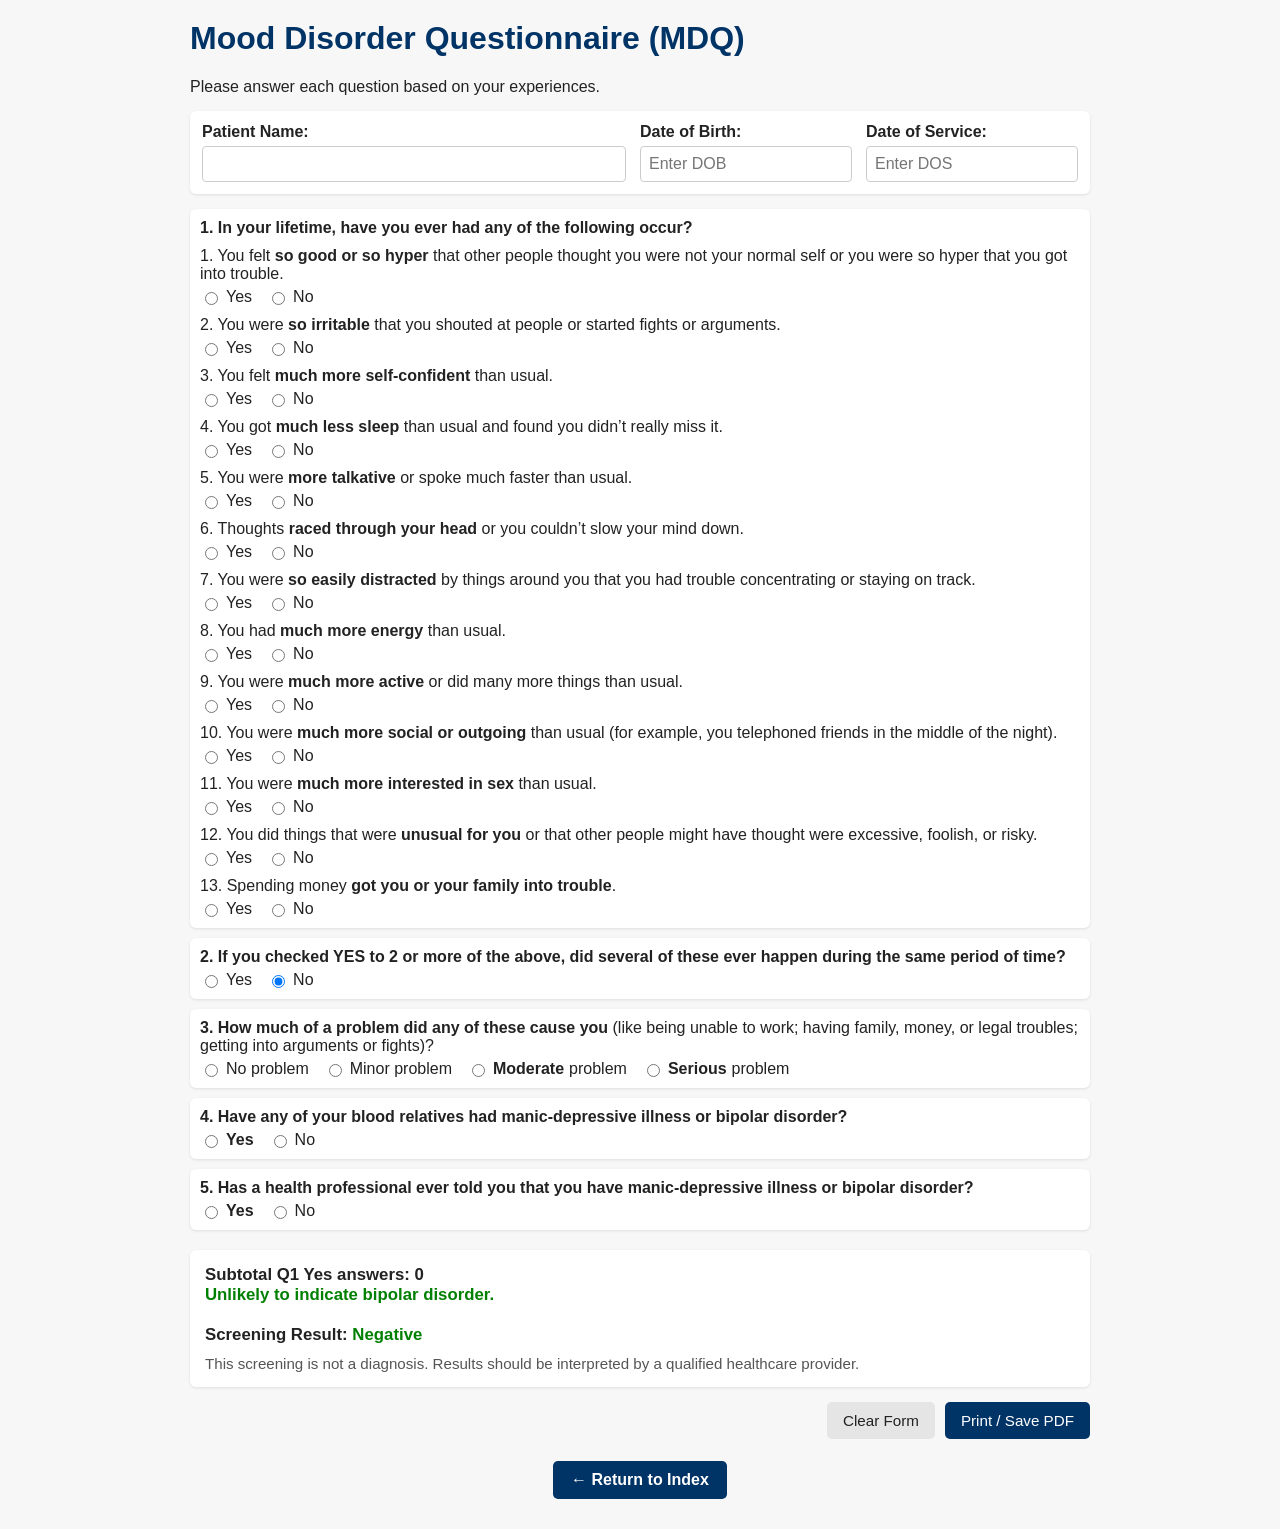
<file: MDQ.html>
<!DOCTYPE html>
<html lang="en">
<head>
<meta charset="UTF-8">
<meta name="viewport" content="width=device-width, initial-scale=1.0">
<title>Mood Disorder Questionnaire (MDQ)</title>

<style>
  * {
    box-sizing: border-box;
  }

  body {
    font-family: Arial, sans-serif;
    margin: 0;
    padding: 20px;
    background: #f7f7f7;
    color: #222;
    -webkit-overflow-scrolling: touch;
  }

  .page {
    max-width: 900px;
    margin: 0 auto;
  }

  h1 {
    color: #003366;
    margin-top: 0;
  }

  .instructions {
    margin-bottom: 15px;
  }

  .card {
    background: #fff;
    padding: 12px;
    margin-bottom: 15px;
    border-radius: 6px;
    box-shadow: 0 1px 3px rgba(0,0,0,0.1);
  }

  .patient-info {
    display: grid;
    grid-template-columns: 2fr 1fr 1fr;
    gap: 14px;
  }

  label.field {
    display: block;
    margin-bottom: 0;
    font-weight: bold;
  }

  input[type="text"],
  input[type="date"] {
    width: 100%;
    padding: 8px;
    margin-top: 5px;
    font-size: 1rem;
    border: 1px solid #ccc;
    border-radius: 4px;
    background: #fff;
  }

  .question {
    background: #fff;
    padding: 10px;
    margin-bottom: 10px;
    border-radius: 6px;
    box-shadow: 0 1px 3px rgba(0,0,0,0.1);
  }

  .q1-item {
    margin-top: 10px;
  }

  .q1-text {
    margin-bottom: 4px;
  }

  .options {
    display: flex;
    flex-wrap: wrap;
    gap: 15px;
    margin-top: 5px;
  }

  label.choice {
    display: flex;
    align-items: center;
    gap: 5px;
  }

  .results {
    margin-top: 20px;
    padding: 15px;
    background: #fff;
    border-radius: 6px;
    font-weight: bold;
    font-size: 1.05em;
    box-shadow: 0 1px 3px rgba(0,0,0,0.1);
  }

  .green { color: green; }
  .orange { color: darkorange; }
  .red { color: red; }

  .disclaimer {
    font-size: 0.9em;
    color: #555;
    margin-top: 10px;
    font-weight: normal;
  }

  .actions {
    display: flex;
    justify-content: flex-end;
    gap: 10px;
    margin-top: 15px;
    flex-wrap: wrap;
  }

  button {
    border: 0;
    border-radius: 5px;
    padding: 10px 16px;
    font-size: 0.95rem;
    cursor: pointer;
  }

  .print-btn {
    background: #003366;
    color: #fff;
  }

  .clear-btn {
    background: #e5e5e5;
    color: #222;
  }

  .back-link {
    text-align: center;
    margin-top: 22px;
    margin-bottom: 10px;
  }

  .back-link a {
    display: inline-block;
    padding: 10px 18px;
    background: #003366;
    color: #fff;
    text-decoration: none;
    border-radius: 5px;
    font-weight: bold;
  }

  .back-link a:hover {
    background: #002244;
  }

  @media (max-width: 700px) {
    body {
      padding: 10px;
    }

    .patient-info {
      grid-template-columns: 1fr;
    }

    .actions {
      flex-direction: column-reverse;
    }

    button {
      width: 100%;
    }
  }

  /* ONE-PAGE US LETTER PORTRAIT PRINT / PDF */
  @media print {
    @page {
      size: Letter portrait;
      margin: 0.18in;
    }

    html,
    body {
      width: 8.5in;
      margin: 0;
      padding: 0 !important;
      background: #fff;
      font-size: 7.2pt;
      line-height: 1.02;
    }

    .page {
      width: 100%;
      max-width: none;
      margin: 0;
      padding: 0;
    }

    h1 {
      color: #000;
      font-size: 14pt;
      margin: 0 0 3px;
      line-height: 1;
    }

    .instructions {
      margin: 0 0 4px;
      font-size: 7.2pt;
    }

    .card {
      box-shadow: none;
      border-radius: 0;
      border: none;
      padding: 0;
      margin: 0 0 4px;
      background: #fff;
    }

    .patient-info {
      grid-template-columns: 2fr 1fr 1fr;
      gap: 9px;
    }

    .patient-info label {
      display: flex;
      align-items: flex-end;
      gap: 4px;
      white-space: nowrap;
      font-size: 7pt;
    }

    .patient-info input {
      min-width: 0;
      height: 16px;
      margin: 0;
      padding: 0 2px;
      border: none;
      border-bottom: 1px solid #333;
      border-radius: 0;
      background: transparent;
      font-size: 7pt;
    }

    .question {
      box-shadow: none;
      border-radius: 0;
      border: 1px solid #888;
      padding: 4px 5px;
      margin: 0 0 3px;
      background: #fff;
      break-inside: avoid;
      page-break-inside: avoid;
      font-size: 6.8pt;
      line-height: 1.02;
    }

    .question > strong {
      font-size: 7.2pt;
    }

    /* Q1: compact each symptom into one row with Yes / No on the right */
    .q1-item {
      display: grid;
      grid-template-columns: 1fr 34px 34px;
      gap: 3px;
      align-items: center;
      margin: 1px 0 0;
      padding-top: 1px;
      border-top: 1px solid #ddd;
    }

    .q1-text {
      margin: 0;
      font-size: 6.45pt;
      line-height: 1.01;
    }

    .q1-item .options {
      display: contents;
    }

    .q1-item label.choice {
      display: flex;
      justify-content: center;
      align-items: center;
      gap: 1px;
      margin: 0;
      font-size: 6.2pt;
      white-space: nowrap;
    }

    .options {
      gap: 12px;
      margin-top: 2px;
    }

    label.choice {
      font-size: 6.6pt;
    }

    input[type="radio"] {
      width: 9px;
      height: 9px;
      margin: 0;
    }

    .results {
      box-shadow: none;
      border-radius: 0;
      border: 1px solid #555;
      margin: 3px 0 0;
      padding: 4px 5px;
      font-size: 7pt;
      line-height: 1.02;
      background: #fff;
    }

    .results br {
      display: none;
    }

    .disclaimer {
      margin-top: 2px;
      font-size: 6.2pt;
      line-height: 1.02;
      color: #000;
    }

    .green,
    .orange,
    .red {
      color: #000;
    }

    .actions,
    .back-link {
      display: none !important;
    }

    * {
      -webkit-print-color-adjust: exact;
      print-color-adjust: exact;
    }
  }
</style>
</head>

<body>
<div class="page">

  <h1>Mood Disorder Questionnaire (MDQ)</h1>
  <p class="instructions">Please answer each question based on your experiences.</p>

  <div class="card">
    <div class="patient-info">
      <label class="field">
        Patient Name:
        <input type="text" id="name" name="name" maxlength="80">
      </label>

      <label class="field">
        Date of Birth:
        <input type="text" id="dob" name="dob" maxlength="20" placeholder="Enter DOB">
      </label>

      <label class="field">
        Date of Service:
        <input type="text" id="dos" name="dos" maxlength="20" placeholder="Enter DOS">
      </label>
    </div>
  </div>

  <form id="mdq-form">
    <div id="questions-container"></div>

    <div class="results">
      Subtotal Q1 Yes answers: <span id="subtotal">0</span>
      <div id="interpretation"></div>
      <br>
      Screening Result: <span id="screen-result" class="green">Negative</span>
      <div class="disclaimer">
        This screening is not a diagnosis. Results should be interpreted by a qualified healthcare provider.
      </div>
    </div>

    <div class="actions">
      <button type="button" class="clear-btn" id="clear-btn">Clear Form</button>
      <button type="button" class="print-btn" onclick="window.print()">Print / Save PDF</button>
    </div>
  </form>

  <div class="back-link">
    <a href="index.html">← Return to Index</a>
  </div>

</div>

<script>
const q1Items = [
  "You felt <b>so good or so hyper</b> that other people thought you were not your normal self or you were so hyper that you got into trouble.",
  "You were <b>so irritable</b> that you shouted at people or started fights or arguments.",
  "You felt <b>much more self-confident</b> than usual.",
  "You got <b>much less sleep</b> than usual and found you didn’t really miss it.",
  "You were <b>more talkative</b> or spoke much faster than usual.",
  "Thoughts <b>raced through your head</b> or you couldn’t slow your mind down.",
  "You were <b>so easily distracted</b> by things around you that you had trouble concentrating or staying on track.",
  "You had <b>much more energy</b> than usual.",
  "You were <b>much more active</b> or did many more things than usual.",
  "You were <b>much more social or outgoing</b> than usual (for example, you telephoned friends in the middle of the night).",
  "You were <b>much more interested in sex</b> than usual.",
  "You did things that were <b>unusual for you</b> or that other people might have thought were excessive, foolish, or risky.",
  "Spending money <b>got you or your family into trouble</b>."
];

const container = document.getElementById('questions-container');

let q1HTML = `<div class="question"><strong>1. In your lifetime, have you ever had any of the following occur?</strong>`;

q1Items.forEach((q, idx) => {
  q1HTML += `
    <div class="q1-item">
      <div class="q1-text">${idx + 1}. ${q}</div>
      <div class="options">
        <label class="choice"><input type="radio" name="q1_${idx}" value="yes">Yes</label>
        <label class="choice"><input type="radio" name="q1_${idx}" value="no">No</label>
      </div>
    </div>`;
});

q1HTML += `</div>`;
container.innerHTML += q1HTML;

container.innerHTML += `
<div class="question">
  <strong>2. If you checked YES to 2 or more of the above, did several of these ever happen during the same period of time?</strong>
  <div class="options">
    <label class="choice"><input type="radio" name="q2" value="yes">Yes</label>
    <label class="choice"><input type="radio" name="q2" value="no">No</label>
  </div>
</div>`;

container.innerHTML += `
<div class="question">
  <strong>3. How much of a problem did any of these cause you</strong>
  (like being unable to work; having family, money, or legal troubles; getting into arguments or fights)?
  <div class="options">
    <label class="choice"><input type="radio" name="q3" value="none">No problem</label>
    <label class="choice"><input type="radio" name="q3" value="minor">Minor problem</label>
    <label class="choice"><input type="radio" name="q3" value="moderate"><b>Moderate</b> problem</label>
    <label class="choice"><input type="radio" name="q3" value="serious"><b>Serious</b> problem</label>
  </div>
</div>`;

container.innerHTML += `
<div class="question">
  <strong>4. Have any of your blood relatives had manic-depressive illness or bipolar disorder?</strong>
  <div class="options">
    <label class="choice"><input type="radio" name="q4" value="yes"><b>Yes</b></label>
    <label class="choice"><input type="radio" name="q4" value="no">No</label>
  </div>
</div>`;

container.innerHTML += `
<div class="question">
  <strong>5. Has a health professional ever told you that you have manic-depressive illness or bipolar disorder?</strong>
  <div class="options">
    <label class="choice"><input type="radio" name="q5" value="yes"><b>Yes</b></label>
    <label class="choice"><input type="radio" name="q5" value="no">No</label>
  </div>
</div>`;

const form = document.getElementById('mdq-form');

function updateResults(changedName = "") {
  let q1YesCount = 0;

  q1Items.forEach((_, idx) => {
    const selected = form.querySelector(`input[name="q1_${idx}"]:checked`);
    if (selected && selected.value === "yes") q1YesCount++;
  });

  if (changedName !== 'q2') {
    const q2Yes = form.querySelector('input[name="q2"][value="yes"]');
    const q2No = form.querySelector('input[name="q2"][value="no"]');

    if (q1YesCount >= 2) {
      q2Yes.checked = true;
    } else {
      q2No.checked = true;
    }
  }

  document.getElementById('subtotal').textContent = q1YesCount;

  let interp = "";
  let interpClass = "";

  if (q1YesCount >= 7) {
    interp = "Possible need for further evaluation for bipolar disorder.";
    interpClass = "red";
  } else if (q1YesCount >= 4) {
    interp = "May need additional monitoring or support.";
    interpClass = "orange";
  } else {
    interp = "Unlikely to indicate bipolar disorder.";
    interpClass = "green";
  }

  document.getElementById('interpretation').innerHTML =
    `<span class="${interpClass}">${interp}</span>`;

  const q2Val = form.querySelector('input[name="q2"]:checked')?.value;
  const q3Val = form.querySelector('input[name="q3"]:checked')?.value;

  const positive =
    q1YesCount >= 7 &&
    q2Val === "yes" &&
    (q3Val === "moderate" || q3Val === "serious");

  const screenResultEl = document.getElementById('screen-result');

  if (positive) {
    screenResultEl.textContent = "Positive";
    screenResultEl.className = "red";
  } else {
    screenResultEl.textContent = "Negative";
    screenResultEl.className = "green";
  }
}

form.addEventListener('change', (e) => {
  updateResults(e.target.name);
});

document.getElementById('clear-btn').addEventListener('click', () => {
  if (confirm('Clear all responses?')) {
    form.reset();
    document.getElementById('name').value = '';
    document.getElementById('dob').value = '';
    document.getElementById('dos').value = '';
    updateResults();
    window.scrollTo({ top: 0, behavior: 'smooth' });
  }
});

updateResults();
</script>

</body>
</html>
</file>
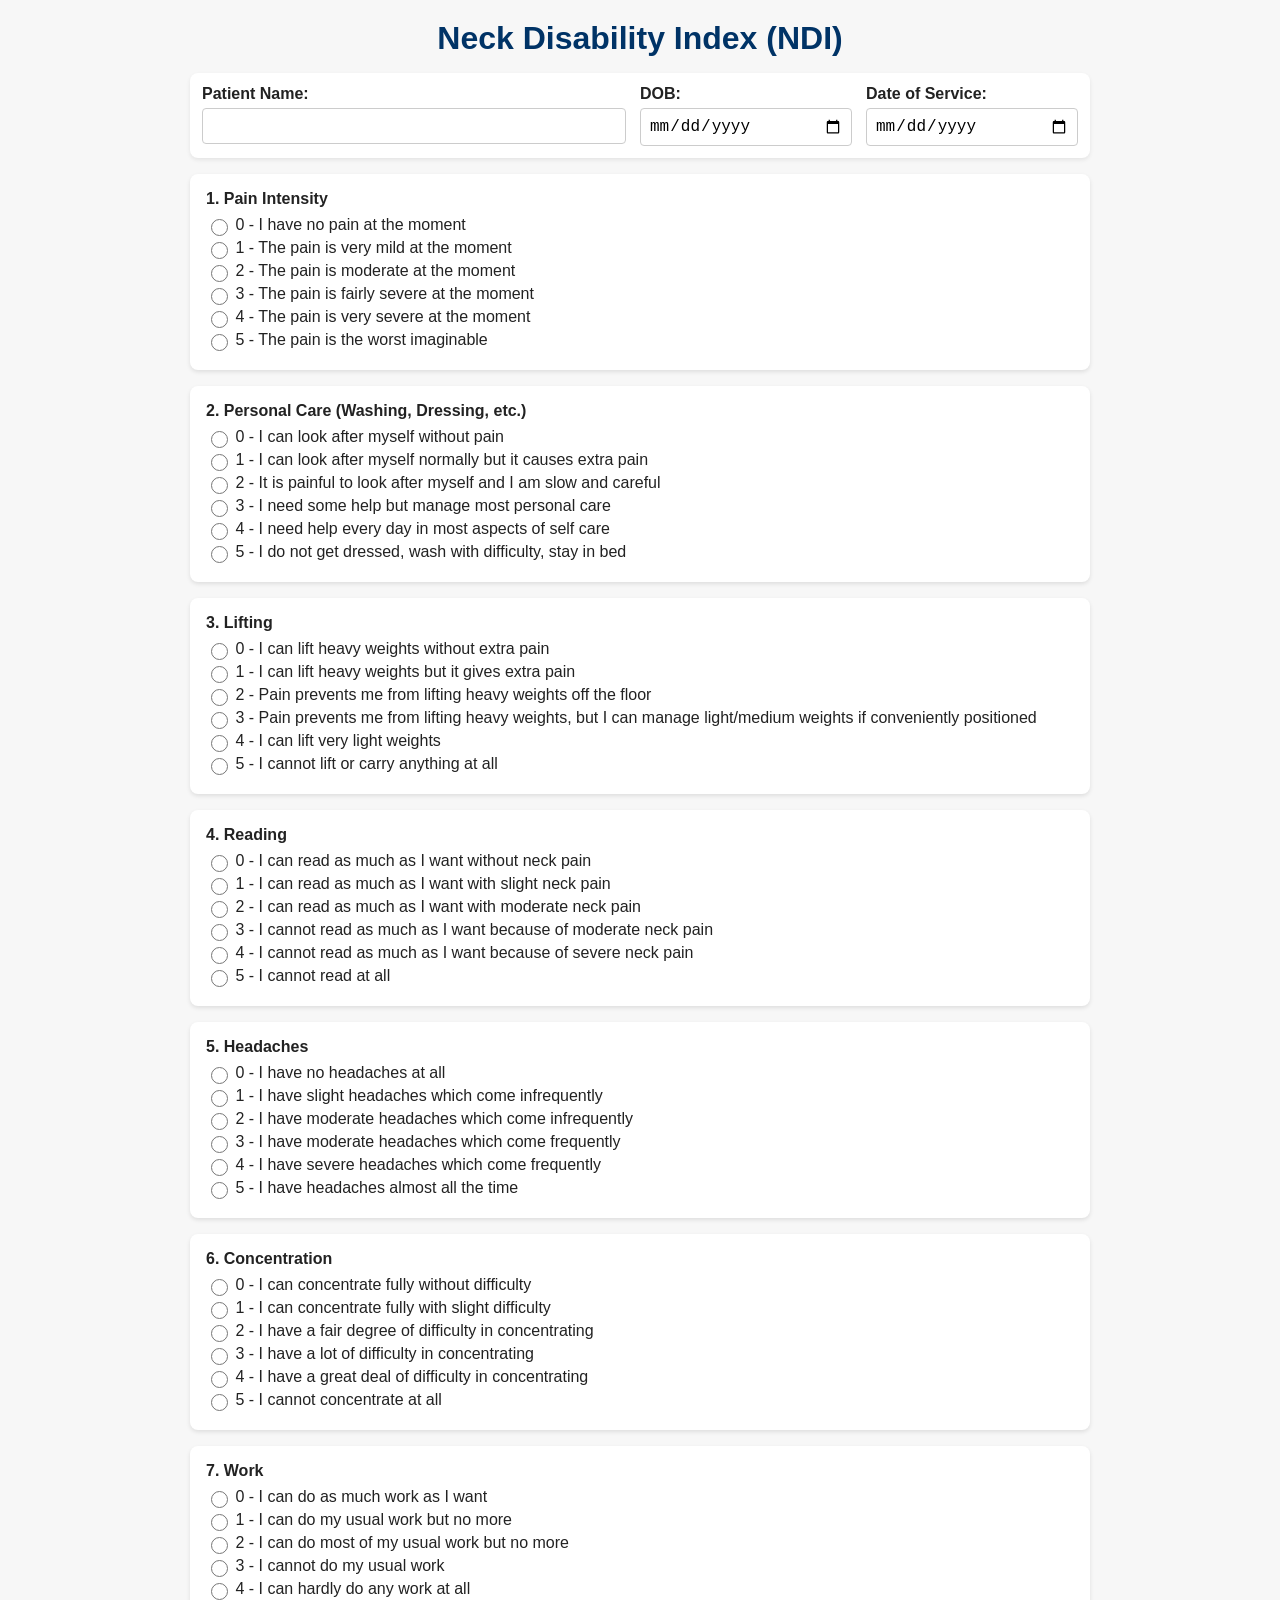
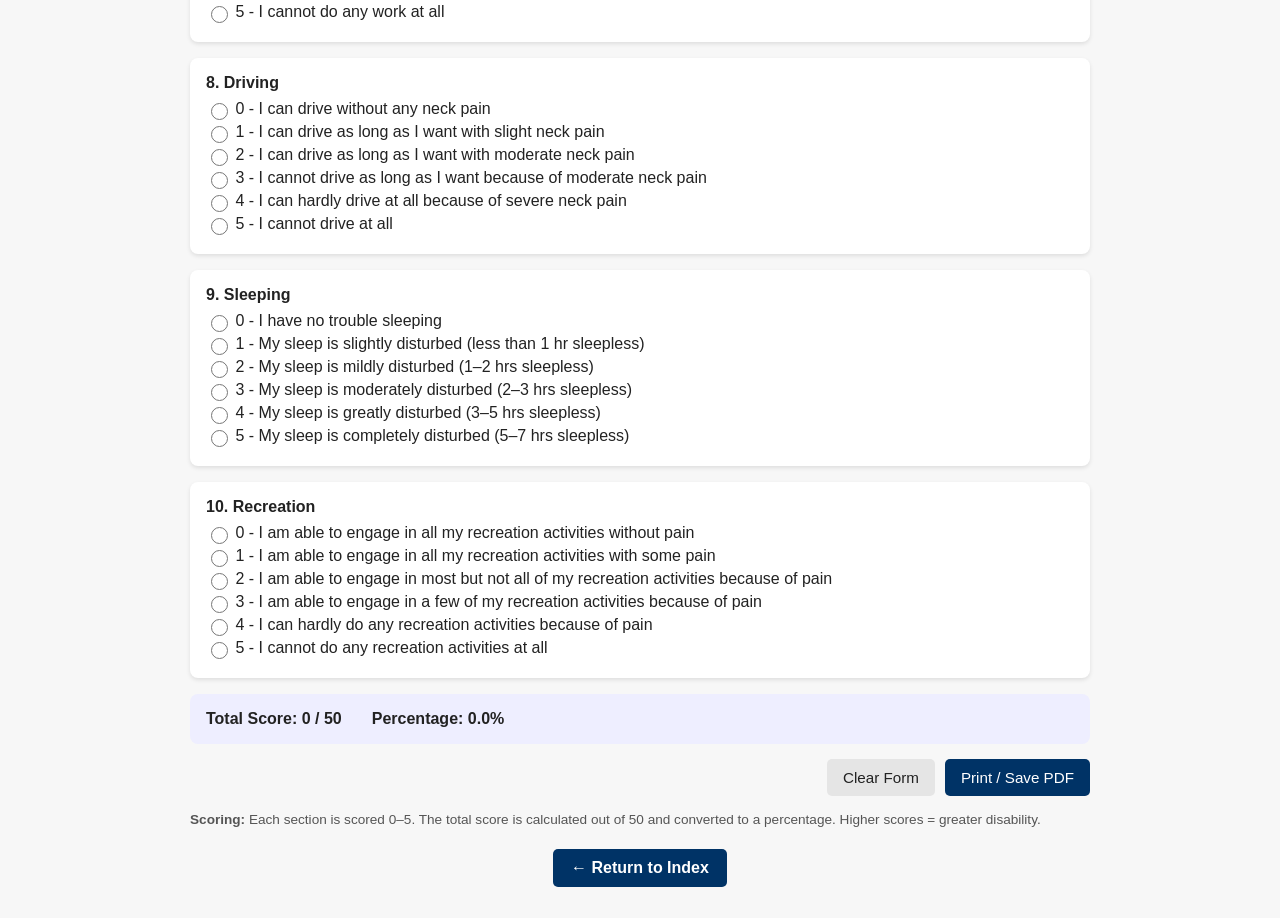
<file: NDI.html>
<!DOCTYPE html>
<html lang="en">
<head>
  <meta charset="utf-8">
  <meta name="viewport" content="width=device-width, initial-scale=1">
  <title>Neck Disability Index (NDI)</title>

  <style>
    * {
      box-sizing: border-box;
    }

    body {
      font-family: Arial, sans-serif;
      background: #f7f7f7;
      color: #222;
      margin: 0;
      padding: 20px;
      -webkit-overflow-scrolling: touch;
    }

    .container {
      max-width: 900px;
      margin: auto;
    }

    h1 {
      text-align: center;
      margin: 0 0 1rem;
      color: #003366;
    }

    .patient-info {
      background: #fff;
      padding: 12px;
      margin-bottom: 15px;
      border-radius: 8px;
      box-shadow: 0 2px 4px rgba(0,0,0,.08);
      display: grid;
      grid-template-columns: 2fr 1fr 1fr;
      gap: 14px;
    }

    .patient-info label {
      display: block;
      font-weight: bold;
    }

    .patient-info input {
      width: 100%;
      margin-top: 5px;
      padding: 8px;
      font-size: 1rem;
      border: 1px solid #ccc;
      border-radius: 4px;
      background: #fff;
    }

    .qcard {
      background: #fff;
      padding: 1rem;
      margin: 1rem 0;
      border-radius: 8px;
      box-shadow: 0 2px 4px rgba(0,0,0,.1);
    }

    .qtitle {
      font-weight: bold;
      margin-bottom: 0.5rem;
    }

    .scale label {
      display: block;
      margin: 3px 0;
      cursor: pointer;
    }

    .scale input[type="radio"] {
      width: 17px;
      height: 17px;
      vertical-align: middle;
    }

    .results {
      background: #eef;
      padding: 1rem;
      margin-top: 1rem;
      border-radius: 8px;
      font-weight: bold;
      display: flex;
      gap: 30px;
      flex-wrap: wrap;
    }

    .muted-note {
      font-size: 0.85rem;
      color: #555;
      margin-top: 1rem;
    }

    .actions {
      display: flex;
      justify-content: flex-end;
      gap: 10px;
      margin-top: 15px;
    }

    button {
      border: 0;
      border-radius: 5px;
      padding: 10px 16px;
      font-size: 0.95rem;
      cursor: pointer;
    }

    .print-btn {
      background: #003366;
      color: #fff;
    }

    .clear-btn {
      background: #e5e5e5;
      color: #222;
    }


    .back-link {
      text-align: center;
      margin-top: 22px;
      margin-bottom: 10px;
    }

    .back-link a {
      display: inline-block;
      padding: 10px 18px;
      background: #003366;
      color: #fff;
      text-decoration: none;
      border-radius: 5px;
      font-weight: bold;
    }

    .back-link a:hover {
      background: #002244;
    }

    @media (max-width: 700px) {
      body {
        padding: 10px;
      }

      .patient-info {
        grid-template-columns: 1fr;
      }

      .actions {
        flex-direction: column-reverse;
      }

      button {
        width: 100%;
      }
    }

    /* Compact one-page US Letter PDF layout */
    @media print {
      @page {
        size: Letter portrait;
        margin: 0.22in;
      }

      html,
      body {
        width: 8.5in;
        margin: 0;
        padding: 0;
        background: #fff;
        font-size: 7.4pt;
        line-height: 1.02;
      }

      .container {
        width: 100%;
        max-width: none;
        margin: 0;
        padding: 0;
      }

      h1 {
        color: #000;
        font-size: 14pt;
        margin: 0 0 4px;
      }

      .patient-info {
        box-shadow: none;
        border-radius: 0;
        padding: 0;
        margin: 0 0 5px;
        grid-template-columns: 2fr 1fr 1fr;
        gap: 10px;
        background: #fff;
      }

      .patient-info label {
        display: flex;
        align-items: flex-end;
        gap: 4px;
        white-space: nowrap;
        font-size: 7.5pt;
      }

      .patient-info input {
        min-width: 0;
        margin: 0;
        padding: 1px 2px;
        height: 17px;
        border: none;
        border-bottom: 1px solid #333;
        border-radius: 0;
        font-size: 7.5pt;
        background: transparent;
      }

      .questions-grid {
        display: grid;
        grid-template-columns: 1fr 1fr;
        gap: 4px 6px;
        align-items: start;
      }

      .qcard {
        box-shadow: none;
        border: 1px solid #888;
        border-radius: 0;
        padding: 4px 5px;
        margin: 0;
        background: #fff;
        break-inside: avoid;
        page-break-inside: avoid;
      }

      .qtitle {
        font-size: 7.8pt;
        margin: 0 0 2px;
        line-height: 1.03;
      }

      .scale {
        margin: 0;
      }

      .scale label {
        display: block;
        margin: 0;
        font-size: 6.65pt;
        line-height: 1.04;
      }

      .scale input[type="radio"] {
        width: 9px;
        height: 9px;
        margin: 0 2px 0 0;
        vertical-align: -1px;
      }

      .results {
        background: #fff;
        border: 1px solid #555;
        border-radius: 0;
        padding: 4px 6px;
        margin: 5px 0 0;
        display: flex;
        justify-content: space-between;
        gap: 12px;
        font-size: 8pt;
      }

      .muted-note {
        margin-top: 4px;
        font-size: 6.8pt;
        line-height: 1.05;
        color: #000;
      }

      .actions,
      .back-link {
        display: none !important;
      }

      * {
        -webkit-print-color-adjust: exact;
        print-color-adjust: exact;
      }
    }
  </style>
</head>

<body>
<div class="container">
  <h1>Neck Disability Index (NDI)</h1>

  <div class="patient-info">
    <label>
      Patient Name:
      <input type="text" name="patientName" maxlength="80">
    </label>

    <label>
      DOB:
      <input type="date" name="dob">
    </label>

    <label>
      Date of Service:
      <input type="date" name="dos">
    </label>
  </div>

  <form id="ndi-form">
    <div class="questions-grid">

      <div class="qcard">
        <div class="qtitle">1. Pain Intensity</div>
        <div class="scale">
          <label><input type="radio" name="q1" value="0"> 0 - I have no pain at the moment</label>
          <label><input type="radio" name="q1" value="1"> 1 - The pain is very mild at the moment</label>
          <label><input type="radio" name="q1" value="2"> 2 - The pain is moderate at the moment</label>
          <label><input type="radio" name="q1" value="3"> 3 - The pain is fairly severe at the moment</label>
          <label><input type="radio" name="q1" value="4"> 4 - The pain is very severe at the moment</label>
          <label><input type="radio" name="q1" value="5"> 5 - The pain is the worst imaginable</label>
        </div>
      </div>

      <div class="qcard">
        <div class="qtitle">2. Personal Care (Washing, Dressing, etc.)</div>
        <div class="scale">
          <label><input type="radio" name="q2" value="0"> 0 - I can look after myself without pain</label>
          <label><input type="radio" name="q2" value="1"> 1 - I can look after myself normally but it causes extra pain</label>
          <label><input type="radio" name="q2" value="2"> 2 - It is painful to look after myself and I am slow and careful</label>
          <label><input type="radio" name="q2" value="3"> 3 - I need some help but manage most personal care</label>
          <label><input type="radio" name="q2" value="4"> 4 - I need help every day in most aspects of self care</label>
          <label><input type="radio" name="q2" value="5"> 5 - I do not get dressed, wash with difficulty, stay in bed</label>
        </div>
      </div>

      <div class="qcard">
        <div class="qtitle">3. Lifting</div>
        <div class="scale">
          <label><input type="radio" name="q3" value="0"> 0 - I can lift heavy weights without extra pain</label>
          <label><input type="radio" name="q3" value="1"> 1 - I can lift heavy weights but it gives extra pain</label>
          <label><input type="radio" name="q3" value="2"> 2 - Pain prevents me from lifting heavy weights off the floor</label>
          <label><input type="radio" name="q3" value="3"> 3 - Pain prevents me from lifting heavy weights, but I can manage light/medium weights if conveniently positioned</label>
          <label><input type="radio" name="q3" value="4"> 4 - I can lift very light weights</label>
          <label><input type="radio" name="q3" value="5"> 5 - I cannot lift or carry anything at all</label>
        </div>
      </div>

      <div class="qcard">
        <div class="qtitle">4. Reading</div>
        <div class="scale">
          <label><input type="radio" name="q4" value="0"> 0 - I can read as much as I want without neck pain</label>
          <label><input type="radio" name="q4" value="1"> 1 - I can read as much as I want with slight neck pain</label>
          <label><input type="radio" name="q4" value="2"> 2 - I can read as much as I want with moderate neck pain</label>
          <label><input type="radio" name="q4" value="3"> 3 - I cannot read as much as I want because of moderate neck pain</label>
          <label><input type="radio" name="q4" value="4"> 4 - I cannot read as much as I want because of severe neck pain</label>
          <label><input type="radio" name="q4" value="5"> 5 - I cannot read at all</label>
        </div>
      </div>

      <div class="qcard">
        <div class="qtitle">5. Headaches</div>
        <div class="scale">
          <label><input type="radio" name="q5" value="0"> 0 - I have no headaches at all</label>
          <label><input type="radio" name="q5" value="1"> 1 - I have slight headaches which come infrequently</label>
          <label><input type="radio" name="q5" value="2"> 2 - I have moderate headaches which come infrequently</label>
          <label><input type="radio" name="q5" value="3"> 3 - I have moderate headaches which come frequently</label>
          <label><input type="radio" name="q5" value="4"> 4 - I have severe headaches which come frequently</label>
          <label><input type="radio" name="q5" value="5"> 5 - I have headaches almost all the time</label>
        </div>
      </div>

      <div class="qcard">
        <div class="qtitle">6. Concentration</div>
        <div class="scale">
          <label><input type="radio" name="q6" value="0"> 0 - I can concentrate fully without difficulty</label>
          <label><input type="radio" name="q6" value="1"> 1 - I can concentrate fully with slight difficulty</label>
          <label><input type="radio" name="q6" value="2"> 2 - I have a fair degree of difficulty in concentrating</label>
          <label><input type="radio" name="q6" value="3"> 3 - I have a lot of difficulty in concentrating</label>
          <label><input type="radio" name="q6" value="4"> 4 - I have a great deal of difficulty in concentrating</label>
          <label><input type="radio" name="q6" value="5"> 5 - I cannot concentrate at all</label>
        </div>
      </div>

      <div class="qcard">
        <div class="qtitle">7. Work</div>
        <div class="scale">
          <label><input type="radio" name="q7" value="0"> 0 - I can do as much work as I want</label>
          <label><input type="radio" name="q7" value="1"> 1 - I can do my usual work but no more</label>
          <label><input type="radio" name="q7" value="2"> 2 - I can do most of my usual work but no more</label>
          <label><input type="radio" name="q7" value="3"> 3 - I cannot do my usual work</label>
          <label><input type="radio" name="q7" value="4"> 4 - I can hardly do any work at all</label>
          <label><input type="radio" name="q7" value="5"> 5 - I cannot do any work at all</label>
        </div>
      </div>

      <div class="qcard">
        <div class="qtitle">8. Driving</div>
        <div class="scale">
          <label><input type="radio" name="q8" value="0"> 0 - I can drive without any neck pain</label>
          <label><input type="radio" name="q8" value="1"> 1 - I can drive as long as I want with slight neck pain</label>
          <label><input type="radio" name="q8" value="2"> 2 - I can drive as long as I want with moderate neck pain</label>
          <label><input type="radio" name="q8" value="3"> 3 - I cannot drive as long as I want because of moderate neck pain</label>
          <label><input type="radio" name="q8" value="4"> 4 - I can hardly drive at all because of severe neck pain</label>
          <label><input type="radio" name="q8" value="5"> 5 - I cannot drive at all</label>
        </div>
      </div>

      <div class="qcard">
        <div class="qtitle">9. Sleeping</div>
        <div class="scale">
          <label><input type="radio" name="q9" value="0"> 0 - I have no trouble sleeping</label>
          <label><input type="radio" name="q9" value="1"> 1 - My sleep is slightly disturbed (less than 1 hr sleepless)</label>
          <label><input type="radio" name="q9" value="2"> 2 - My sleep is mildly disturbed (1–2 hrs sleepless)</label>
          <label><input type="radio" name="q9" value="3"> 3 - My sleep is moderately disturbed (2–3 hrs sleepless)</label>
          <label><input type="radio" name="q9" value="4"> 4 - My sleep is greatly disturbed (3–5 hrs sleepless)</label>
          <label><input type="radio" name="q9" value="5"> 5 - My sleep is completely disturbed (5–7 hrs sleepless)</label>
        </div>
      </div>

      <div class="qcard">
        <div class="qtitle">10. Recreation</div>
        <div class="scale">
          <label><input type="radio" name="q10" value="0"> 0 - I am able to engage in all my recreation activities without pain</label>
          <label><input type="radio" name="q10" value="1"> 1 - I am able to engage in all my recreation activities with some pain</label>
          <label><input type="radio" name="q10" value="2"> 2 - I am able to engage in most but not all of my recreation activities because of pain</label>
          <label><input type="radio" name="q10" value="3"> 3 - I am able to engage in a few of my recreation activities because of pain</label>
          <label><input type="radio" name="q10" value="4"> 4 - I can hardly do any recreation activities because of pain</label>
          <label><input type="radio" name="q10" value="5"> 5 - I cannot do any recreation activities at all</label>
        </div>
      </div>

    </div>

    <div class="results">
      <span>Total Score: <span id="total">0</span> / 50</span>
      <span>Percentage: <span id="percent">0</span>%</span>
    </div>

    <div class="actions">
      <button type="button" class="clear-btn" id="clear-btn">Clear Form</button>
      <button type="button" class="print-btn" onclick="window.print()">Print / Save PDF</button>
    </div>
  </form>

  <div class="muted-note">
    <b>Scoring:</b> Each section is scored 0–5. The total score is calculated out of 50 and converted to a percentage. Higher scores = greater disability.
  </div>

  <div class="back-link">
    <a href="index.html">← Return to Index</a>
  </div>
</div>

<script>
(function () {
  const form = document.getElementById('ndi-form');
  const totalEl = document.getElementById('total');
  const percentEl = document.getElementById('percent');
  const clearBtn = document.getElementById('clear-btn');

  function compute() {
    let sum = 0;

    for (let i = 1; i <= 10; i++) {
      const selected = form.querySelector(`input[name="q${i}"]:checked`);
      if (selected) {
        sum += Number(selected.value);
      }
    }

    totalEl.textContent = sum;
    percentEl.textContent = ((sum / 50) * 100).toFixed(1);
  }

  form.addEventListener('change', compute);

  clearBtn.addEventListener('click', function () {
    if (confirm('Clear all responses?')) {
      form.reset();

      document.querySelector('input[name="patientName"]').value = '';
      document.querySelector('input[name="dob"]').value = '';
      document.querySelector('input[name="dos"]').value = '';

      compute();
      window.scrollTo({ top: 0, behavior: 'smooth' });
    }
  });

  compute();
})();
</script>
</body>
</html>
</file>
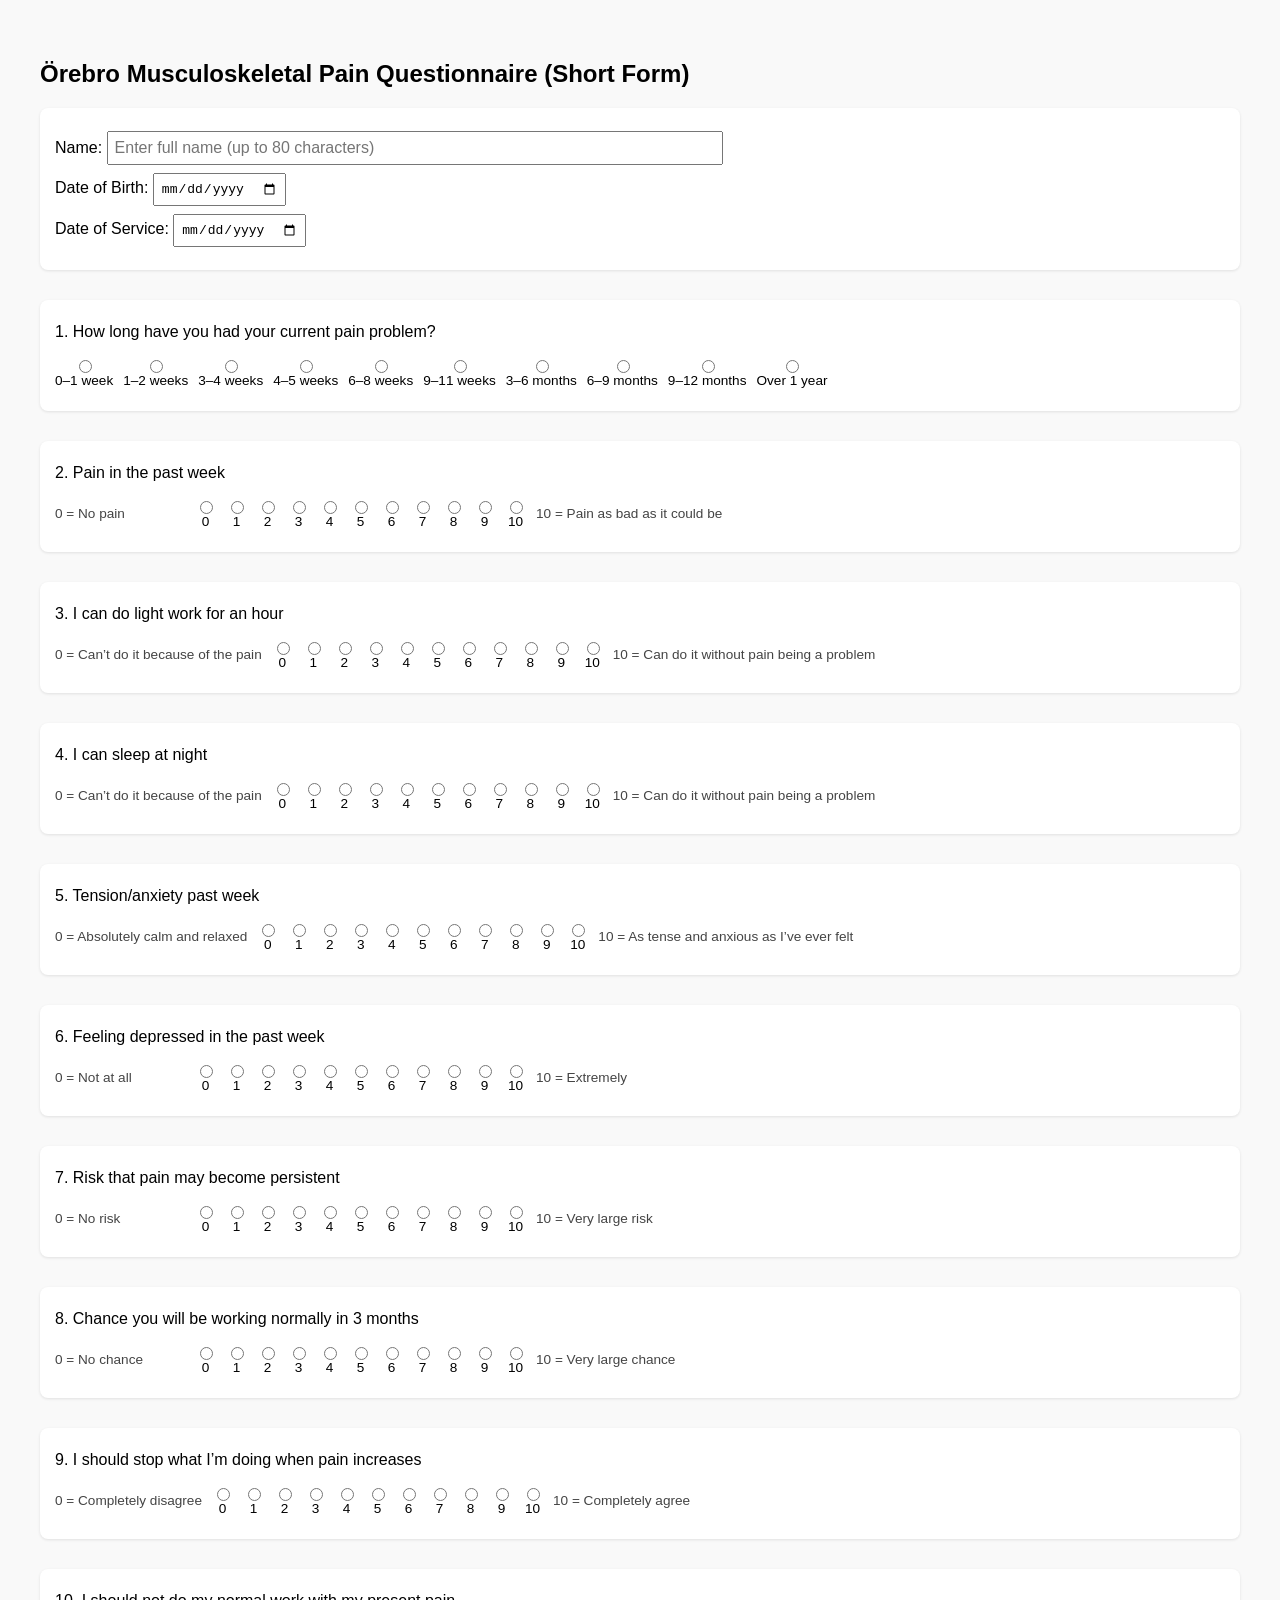
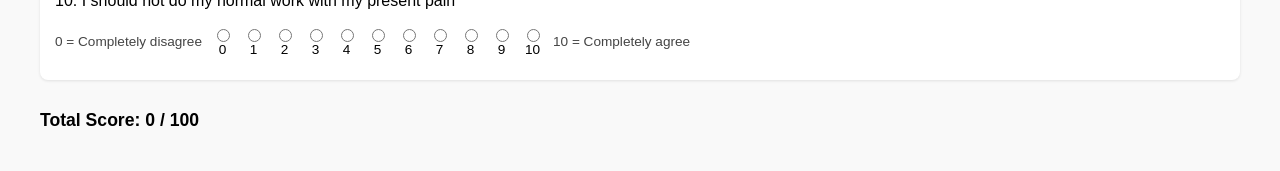
<file: orebro.html>
<!DOCTYPE html>
<html lang="en">
<head>
  <meta charset="UTF-8">
  <title>Örebro Musculoskeletal Pain Questionnaire (Short)</title>
  <meta name="viewport" content="width=device-width, initial-scale=1.0">
  <style>
    html, body {
      margin: 0;
      padding: 0;
      font-family: Arial, sans-serif;
      height: auto;
      min-height: 100vh;
      overflow-y: auto;
      -webkit-overflow-scrolling: touch;
      background-color: #f9f9f9;
      padding: 20px;
    }

    h2 {
      text-align: left;
      margin-bottom: 20px;
    }

    .section {
      margin-bottom: 30px;
      background-color: #fff;
      padding: 15px;
      border-radius: 8px;
      box-shadow: 0 1px 3px rgba(0,0,0,0.1);
    }

    label, .question {
      display: block;
      margin: 8px 0;
    }

    .scale {
      display: flex;
      flex-wrap: wrap;
      align-items: center;
      gap: 10px;
      margin-top: 5px;
    }

    .scale label {
      display: flex;
      flex-direction: column;
      align-items: center;
      font-size: 0.85em;
    }

    .guide {
      min-width: 130px;
      font-size: 0.85em;
      color: #444;
    }

    .score {
      margin-top: 30px;
      font-weight: bold;
      font-size: 1.1em;
    }

    input[type="text"] {
      width: 100%;
      max-width: 600px;
      padding: 6px;
      font-size: 1em;
    }

    input[type="date"] {
      padding: 6px;
      font-size: 1em;
      max-width: 250px;
    }

    @media screen and (max-width: 768px) {
      .scale {
        flex-direction: column;
        align-items: flex-start;
      }
    }
  </style>
</head>
<body>

<h2>Örebro Musculoskeletal Pain Questionnaire (Short Form)</h2>

<form id="orebro-form">
  <div class="section">
    <label>Name: <input type="text" name="name" maxlength="80" placeholder="Enter full name (up to 80 characters)" /></label>
    <label>Date of Birth: <input type="date" name="dob" /></label>
    <label>Date of Service: <input type="date" name="dos" /></label>
  </div>

  <div class="section">
    <div class="question">1. How long have you had your current pain problem?</div>
    <div class="scale">
      <label><input type="radio" name="q1" value="1"> 0–1 week</label>
      <label><input type="radio" name="q1" value="2"> 1–2 weeks</label>
      <label><input type="radio" name="q1" value="3"> 3–4 weeks</label>
      <label><input type="radio" name="q1" value="4"> 4–5 weeks</label>
      <label><input type="radio" name="q1" value="5"> 6–8 weeks</label>
      <label><input type="radio" name="q1" value="6"> 9–11 weeks</label>
      <label><input type="radio" name="q1" value="7"> 3–6 months</label>
      <label><input type="radio" name="q1" value="8"> 6–9 months</label>
      <label><input type="radio" name="q1" value="9"> 9–12 months</label>
      <label><input type="radio" name="q1" value="10"> Over 1 year</label>
    </div>
  </div>

  <!-- Dynamic questions will be inserted here -->
  <div id="dynamic-questions"></div>

  <div class="score">
    Total Score: <span id="total">0</span> / 100
  </div>
</form>

<script>
  const items = [
    {id: 2, text: "2. Pain in the past week", left: "0 = No pain", right: "10 = Pain as bad as it could be"},
    {id: 3, text: "3. I can do light work for an hour", left: "0 = Can’t do it because of the pain", right: "10 = Can do it without pain being a problem", reverse: true},
    {id: 4, text: "4. I can sleep at night", left: "0 = Can’t do it because of the pain", right: "10 = Can do it without pain being a problem", reverse: true},
    {id: 5, text: "5. Tension/anxiety past week", left: "0 = Absolutely calm and relaxed", right: "10 = As tense and anxious as I’ve ever felt"},
    {id: 6, text: "6. Feeling depressed in the past week", left: "0 = Not at all", right: "10 = Extremely"},
    {id: 7, text: "7. Risk that pain may become persistent", left: "0 = No risk", right: "10 = Very large risk"},
    {id: 8, text: "8. Chance you will be working normally in 3 months", left: "0 = No chance", right: "10 = Very large chance", reverse: true},
    {id: 9, text: "9. I should stop what I’m doing when pain increases", left: "0 = Completely disagree", right: "10 = Completely agree"},
    {id: 10, text: "10. I should not do my normal work with my present pain", left: "0 = Completely disagree", right: "10 = Completely agree"}
  ];

  const dynamicQuestions = document.getElementById('dynamic-questions');

  items.forEach(item => {
    let radios = '';
    for (let i = 0; i <= 10; i++) {
      radios += `
        <label>
          <input type="radio" name="q${item.id}" value="${i}" ${item.reverse ? 'data-reverse="true"' : ''}>${i}
        </label>
      `;
    }
    const section = `
      <div class="section">
        <div class="question">${item.text}</div>
        <div class="scale">
          <span class="guide">${item.left}</span>
          ${radios}
          <span class="guide">${item.right}</span>
        </div>
      </div>
    `;
    dynamicQuestions.insertAdjacentHTML('beforeend', section);
  });

  const form = document.getElementById('orebro-form');
  const totalSpan = document.getElementById('total');

  form.addEventListener('change', () => {
    let sum = 0;
    let completed = 0;
    const reverseQuestions = [3, 4, 8];

    for (let i = 1; i <= 10; i++) {
      const radios = form.querySelectorAll(`input[name="q${i}"]`);
      for (let radio of radios) {
        if (radio.checked) {
          const val = parseInt(radio.value, 10);
          if (reverseQuestions.includes(i)) {
            sum += 10 - val;
          } else {
            sum += val;
          }
          completed++;
          break;
        }
      }
    }

    totalSpan.textContent = `${sum}${completed === 10 ? '' : ' (incomplete)'}`;
  });
</script>

</body>
</html>
</file>
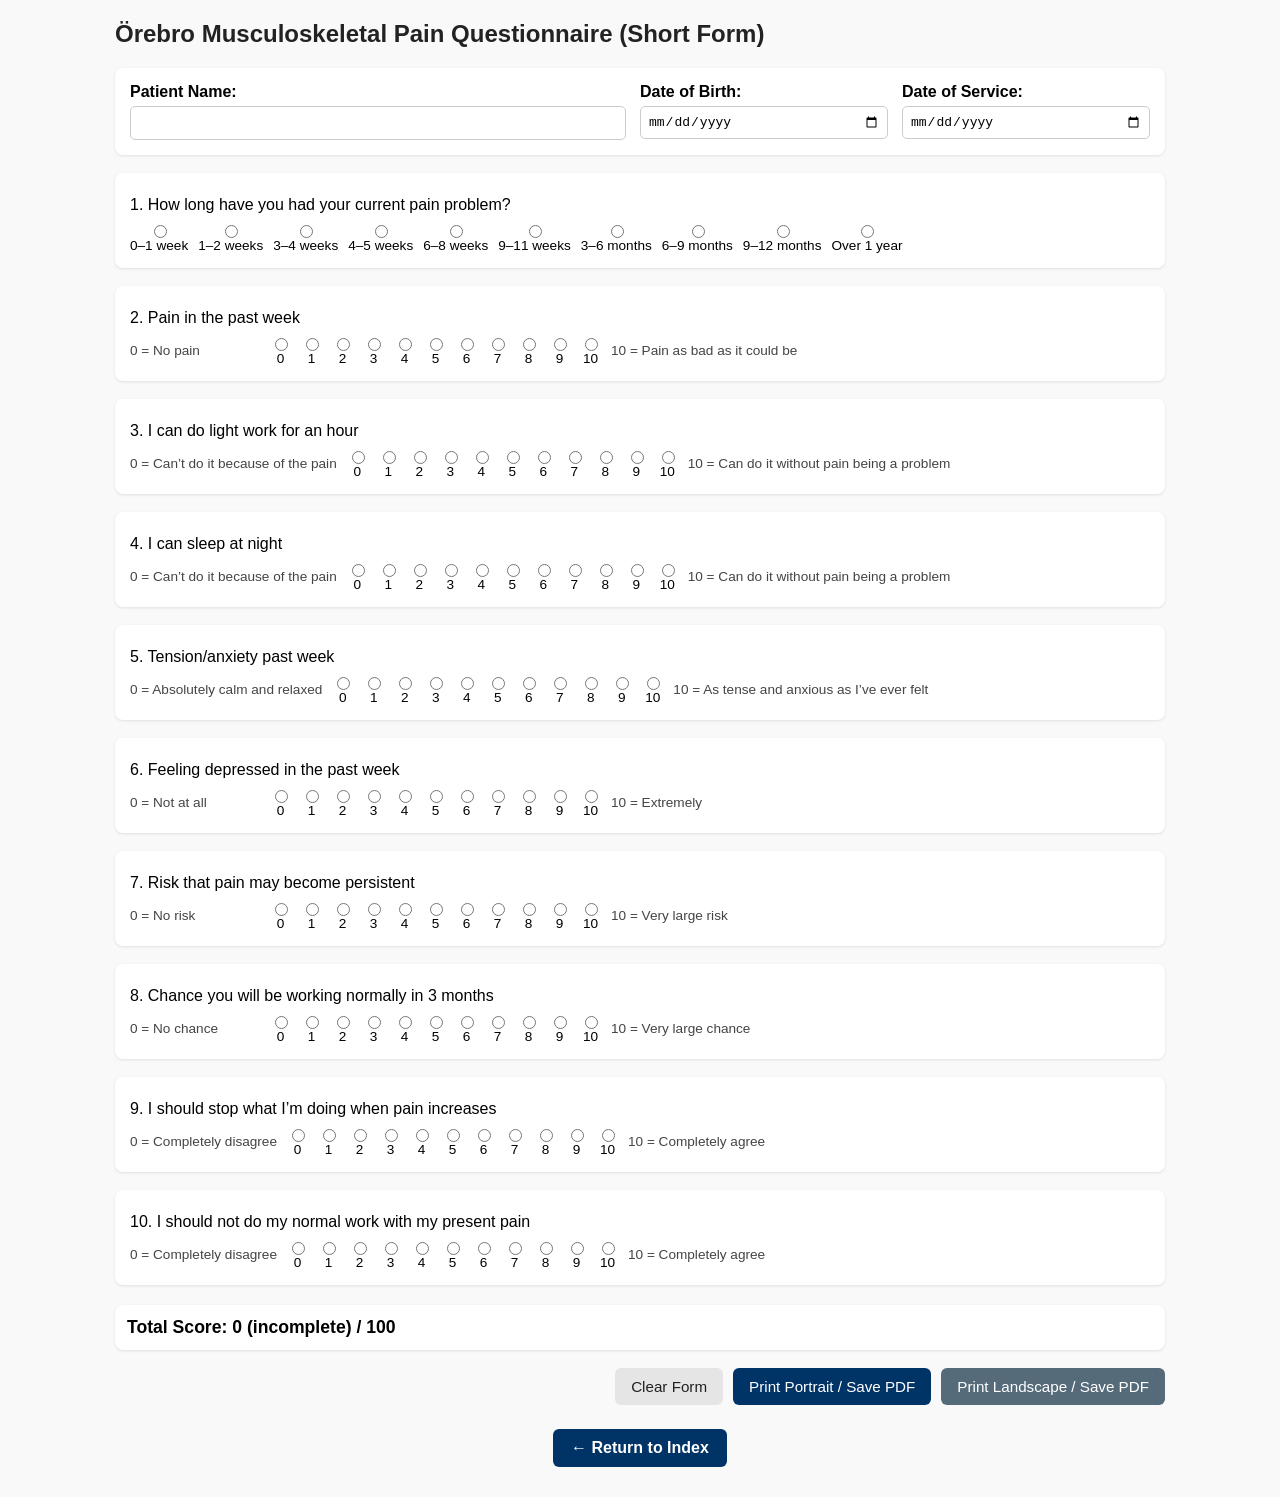
<file: Orebro.html>
<!DOCTYPE html>
<html lang="en">
<head>
  <meta charset="UTF-8">
  <title>Örebro Musculoskeletal Pain Questionnaire (Short)</title>
  <meta name="viewport" content="width=device-width, initial-scale=1.0">

  <style>
    * { box-sizing: border-box; }

    html, body {
      margin: 0;
      padding: 0;
      font-family: Arial, sans-serif;
      min-height: 100vh;
      background-color: #f9f9f9;
      -webkit-overflow-scrolling: touch;
    }

    body {
      padding: 20px;
    }

    .page {
      max-width: 1050px;
      margin: 0 auto;
    }

    h2 {
      text-align: left;
      margin: 0 0 20px;
      color: #222;
    }

    .section {
      margin-bottom: 18px;
      background-color: #fff;
      padding: 15px;
      border-radius: 8px;
      box-shadow: 0 1px 3px rgba(0,0,0,0.1);
    }

    label,
    .question {
      display: block;
      margin: 8px 0;
    }

    .patient-info {
      display: grid;
      grid-template-columns: 2fr 1fr 1fr;
      gap: 14px;
    }

    .patient-info label {
      font-weight: 700;
      margin: 0;
    }

    input[type="text"],
    input[type="date"] {
      width: 100%;
      padding: 7px;
      margin-top: 5px;
      font-size: 1em;
      border: 1px solid #ccc;
      border-radius: 5px;
      background: #fff;
    }

    .scale {
      display: flex;
      flex-wrap: wrap;
      align-items: center;
      gap: 10px;
      margin-top: 5px;
    }

    .scale label {
      display: flex;
      flex-direction: column;
      align-items: center;
      font-size: 0.85em;
      margin: 0;
    }

    .guide {
      min-width: 130px;
      font-size: 0.85em;
      color: #444;
    }

    .score {
      margin-top: 20px;
      padding: 12px;
      background: #fff;
      border-radius: 8px;
      box-shadow: 0 1px 3px rgba(0,0,0,0.1);
      font-weight: bold;
      font-size: 1.1em;
    }

    .actions {
      display: flex;
      justify-content: flex-end;
      flex-wrap: wrap;
      gap: 10px;
      margin-top: 18px;
    }

    button {
      border: 0;
      border-radius: 6px;
      padding: 10px 16px;
      font-size: 0.95rem;
      cursor: pointer;
    }

    .print-btn {
      background: #003366;
      color: #fff;
    }

    .landscape-btn {
      background: #566b7a;
      color: #fff;
    }

    .clear-btn {
      background: #e5e5e5;
      color: #222;
    }

    .back-link {
      text-align: center;
      margin-top: 24px;
      margin-bottom: 10px;
    }

    .back-link a {
      display: inline-block;
      padding: 10px 18px;
      background: #003366;
      color: #fff;
      text-decoration: none;
      border-radius: 6px;
      font-weight: bold;
    }

    .back-link a:hover {
      background: #002244;
    }

    @media screen and (max-width: 768px) {
      body {
        padding: 12px;
      }

      .patient-info {
        grid-template-columns: 1fr;
      }

      .scale {
        flex-direction: column;
        align-items: flex-start;
      }

      .scale label {
        flex-direction: row;
        gap: 5px;
      }

      .actions {
        flex-direction: column-reverse;
      }

      button {
        width: 100%;
      }
    }

    /* DEFAULT PRINT: ONE-PAGE PORTRAIT */
    @media print {
      @page {
        size: Letter portrait;
        margin: 0.16in;
      }

      html,
      body {
        width: 8.5in;
        margin: 0;
        padding: 0 !important;
        background: #fff;
        overflow: visible;
        font-size: 7pt;
        line-height: 1;
      }

      .page {
        width: 100%;
        max-width: none;
        margin: 0;
        padding: 0;
      }

      h2 {
        margin: 0 0 3px;
        font-size: 12.5pt;
        line-height: 1;
      }

      form {
        margin: 0;
        padding: 0;
      }

      .section {
        margin: 0 0 2px;
        padding: 3px 4px;
        border: 1px solid #777;
        border-radius: 0;
        box-shadow: none;
        background: #fff;
        break-inside: avoid;
        page-break-inside: avoid;
      }

      .patient-info {
        grid-template-columns: 2fr 1fr 1fr;
        gap: 8px;
      }

      .patient-info label {
        display: flex;
        align-items: flex-end;
        gap: 4px;
        margin: 0;
        white-space: nowrap;
        font-size: 6.8pt;
      }

      .patient-info input[type="text"],
      .patient-info input[type="date"] {
        width: 100%;
        min-width: 0;
        height: 14px;
        margin: 0;
        padding: 0 2px;
        border: none;
        border-bottom: 1px solid #333;
        border-radius: 0;
        background: transparent;
        font-size: 6.8pt;
      }

      .question {
        margin: 0 0 1px;
        font-weight: 700;
        font-size: 6.9pt;
        line-height: 1;
      }

      .scale {
        display: grid;
        grid-template-columns:
          minmax(86px, 1fr)
          repeat(11, 17px)
          minmax(105px, 1.2fr);
        gap: 1px;
        align-items: center;
        margin: 0;
      }

      .scale label {
        display: flex;
        flex-direction: column;
        align-items: center;
        justify-content: center;
        margin: 0;
        font-size: 5.9pt;
        line-height: 0.95;
      }

      .scale input[type="radio"] {
        width: 8px;
        height: 8px;
        margin: 0;
      }

      .guide {
        min-width: 0;
        margin: 0;
        color: #000;
        font-size: 5.7pt;
        line-height: 1;
      }

      .q1 .scale {
        grid-template-columns: repeat(10, 1fr);
        gap: 1px;
      }

      .q1 .scale label {
        font-size: 5.8pt;
        white-space: nowrap;
      }

      .score {
        margin: 2px 0 0;
        padding: 3px 4px;
        border: 1px solid #555;
        border-radius: 0;
        box-shadow: none;
        font-size: 7.5pt;
        line-height: 1;
      }

      .actions,
      .back-link {
        display: none !important;
      }

      * {
        -webkit-print-color-adjust: exact;
        print-color-adjust: exact;
      }
    }
  </style>
</head>

<body>
<div class="page">

  <h2>Örebro Musculoskeletal Pain Questionnaire (Short Form)</h2>

  <form id="orebro-form">
    <div class="section">
      <div class="patient-info">
        <label>
          Patient Name:
          <input type="text" name="name" maxlength="80">
        </label>

        <label>
          Date of Birth:
          <input type="date" name="dob">
        </label>

        <label>
          Date of Service:
          <input type="date" name="dos">
        </label>
      </div>
    </div>

    <div class="section q1">
      <div class="question">1. How long have you had your current pain problem?</div>
      <div class="scale">
        <label><input type="radio" name="q1" value="1">0–1 week</label>
        <label><input type="radio" name="q1" value="2">1–2 weeks</label>
        <label><input type="radio" name="q1" value="3">3–4 weeks</label>
        <label><input type="radio" name="q1" value="4">4–5 weeks</label>
        <label><input type="radio" name="q1" value="5">6–8 weeks</label>
        <label><input type="radio" name="q1" value="6">9–11 weeks</label>
        <label><input type="radio" name="q1" value="7">3–6 months</label>
        <label><input type="radio" name="q1" value="8">6–9 months</label>
        <label><input type="radio" name="q1" value="9">9–12 months</label>
        <label><input type="radio" name="q1" value="10">Over 1 year</label>
      </div>
    </div>

    <div id="dynamic-questions"></div>

    <div class="score">
      Total Score: <span id="total">0 (incomplete)</span> / 100
    </div>

    <div class="actions">
      <button type="button" class="clear-btn" id="clear-btn">Clear Form</button>
      <button type="button" class="print-btn" onclick="printPortrait()">Print Portrait / Save PDF</button>
      <button type="button" class="landscape-btn" onclick="printLandscape()">Print Landscape / Save PDF</button>
    </div>
  </form>

  <div class="back-link">
    <a href="index.html">← Return to Index</a>
  </div>

</div>

<script>
  const items = [
    {id: 2, text: "2. Pain in the past week", left: "0 = No pain", right: "10 = Pain as bad as it could be"},
    {id: 3, text: "3. I can do light work for an hour", left: "0 = Can’t do it because of the pain", right: "10 = Can do it without pain being a problem", reverse: true},
    {id: 4, text: "4. I can sleep at night", left: "0 = Can’t do it because of the pain", right: "10 = Can do it without pain being a problem", reverse: true},
    {id: 5, text: "5. Tension/anxiety past week", left: "0 = Absolutely calm and relaxed", right: "10 = As tense and anxious as I’ve ever felt"},
    {id: 6, text: "6. Feeling depressed in the past week", left: "0 = Not at all", right: "10 = Extremely"},
    {id: 7, text: "7. Risk that pain may become persistent", left: "0 = No risk", right: "10 = Very large risk"},
    {id: 8, text: "8. Chance you will be working normally in 3 months", left: "0 = No chance", right: "10 = Very large chance", reverse: true},
    {id: 9, text: "9. I should stop what I’m doing when pain increases", left: "0 = Completely disagree", right: "10 = Completely agree"},
    {id: 10, text: "10. I should not do my normal work with my present pain", left: "0 = Completely disagree", right: "10 = Completely agree"}
  ];

  const dynamicQuestions = document.getElementById("dynamic-questions");
  const form = document.getElementById("orebro-form");
  const totalSpan = document.getElementById("total");

  items.forEach(item => {
    let radios = "";

    for (let i = 0; i <= 10; i++) {
      radios += `
        <label>
          <input type="radio" name="q${item.id}" value="${i}">${i}
        </label>`;
    }

    dynamicQuestions.insertAdjacentHTML("beforeend", `
      <div class="section">
        <div class="question">${item.text}</div>
        <div class="scale">
          <span class="guide">${item.left}</span>
          ${radios}
          <span class="guide">${item.right}</span>
        </div>
      </div>
    `);
  });

  function updateScore() {
    let sum = 0;
    let completed = 0;
    const reverseQuestions = [3, 4, 8];

    for (let i = 1; i <= 10; i++) {
      const selected = form.querySelector(`input[name="q${i}"]:checked`);

      if (selected) {
        const value = parseInt(selected.value, 10);
        sum += reverseQuestions.includes(i) ? 10 - value : value;
        completed++;
      }
    }

    totalSpan.textContent =
      completed === 10 ? `${sum}` : `${sum} (incomplete)`;
  }

  function printPortrait() {
    removeLandscapeOverride();
    window.print();
  }

  function printLandscape() {
    removeLandscapeOverride();

    const style = document.createElement("style");
    style.id = "landscape-print-override";
    style.textContent = `
      @media print {
        @page {
          size: Letter landscape;
          margin: 0.18in;
        }

        html, body {
          width: 11in !important;
        }

        .scale {
          grid-template-columns:
            minmax(115px, 1fr)
            repeat(11, 23px)
            minmax(140px, 1.2fr) !important;
        }

        .scale label {
          font-size: 6.4pt !important;
        }

        .guide {
          font-size: 6.2pt !important;
        }
      }
    `;

    document.head.appendChild(style);

    const cleanup = () => {
      removeLandscapeOverride();
      window.removeEventListener("afterprint", cleanup);
    };

    window.addEventListener("afterprint", cleanup);
    window.print();
  }

  function removeLandscapeOverride() {
    const oldStyle = document.getElementById("landscape-print-override");
    if (oldStyle) oldStyle.remove();
  }

  form.addEventListener("change", updateScore);

  document.getElementById("clear-btn").addEventListener("click", () => {
    if (confirm("Clear all responses?")) {
      form.reset();
      updateScore();
      window.scrollTo({ top: 0, behavior: "smooth" });
    }
  });

  updateScore();
</script>

</body>
</html>
</file>
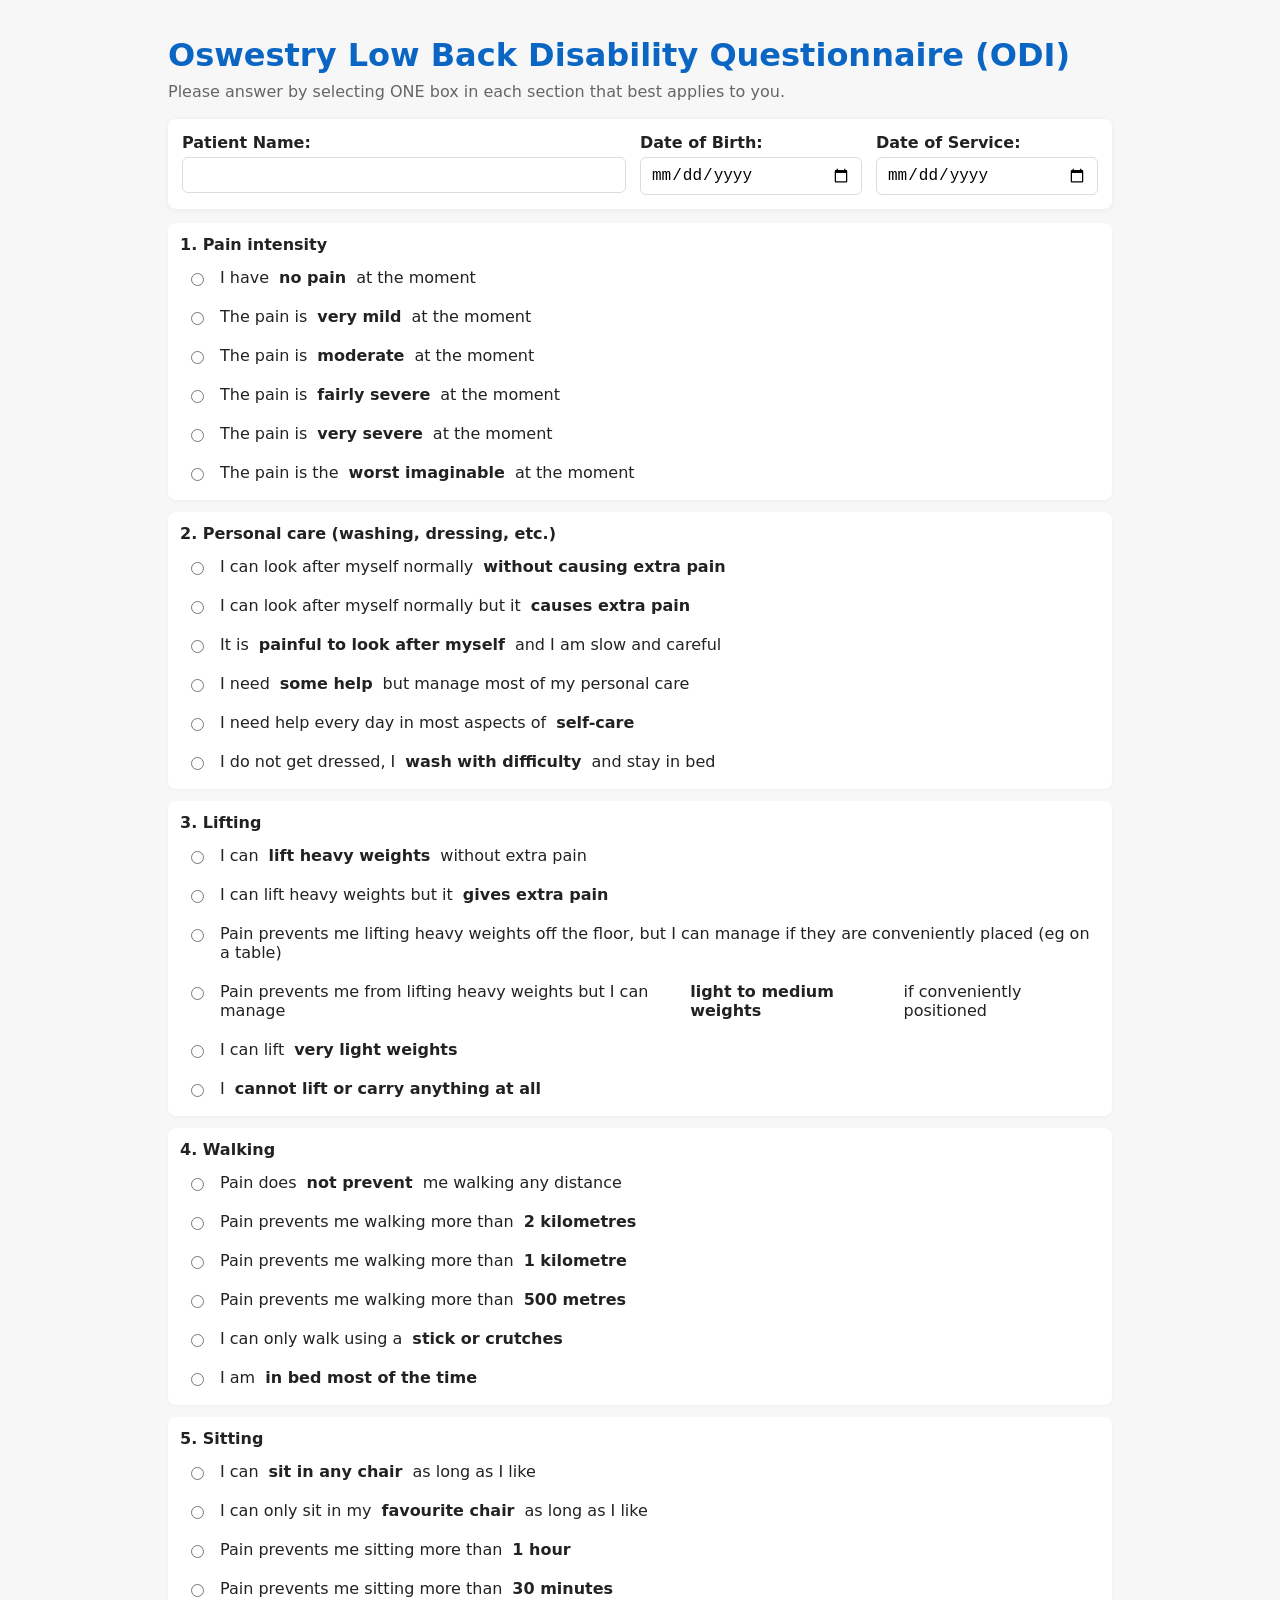
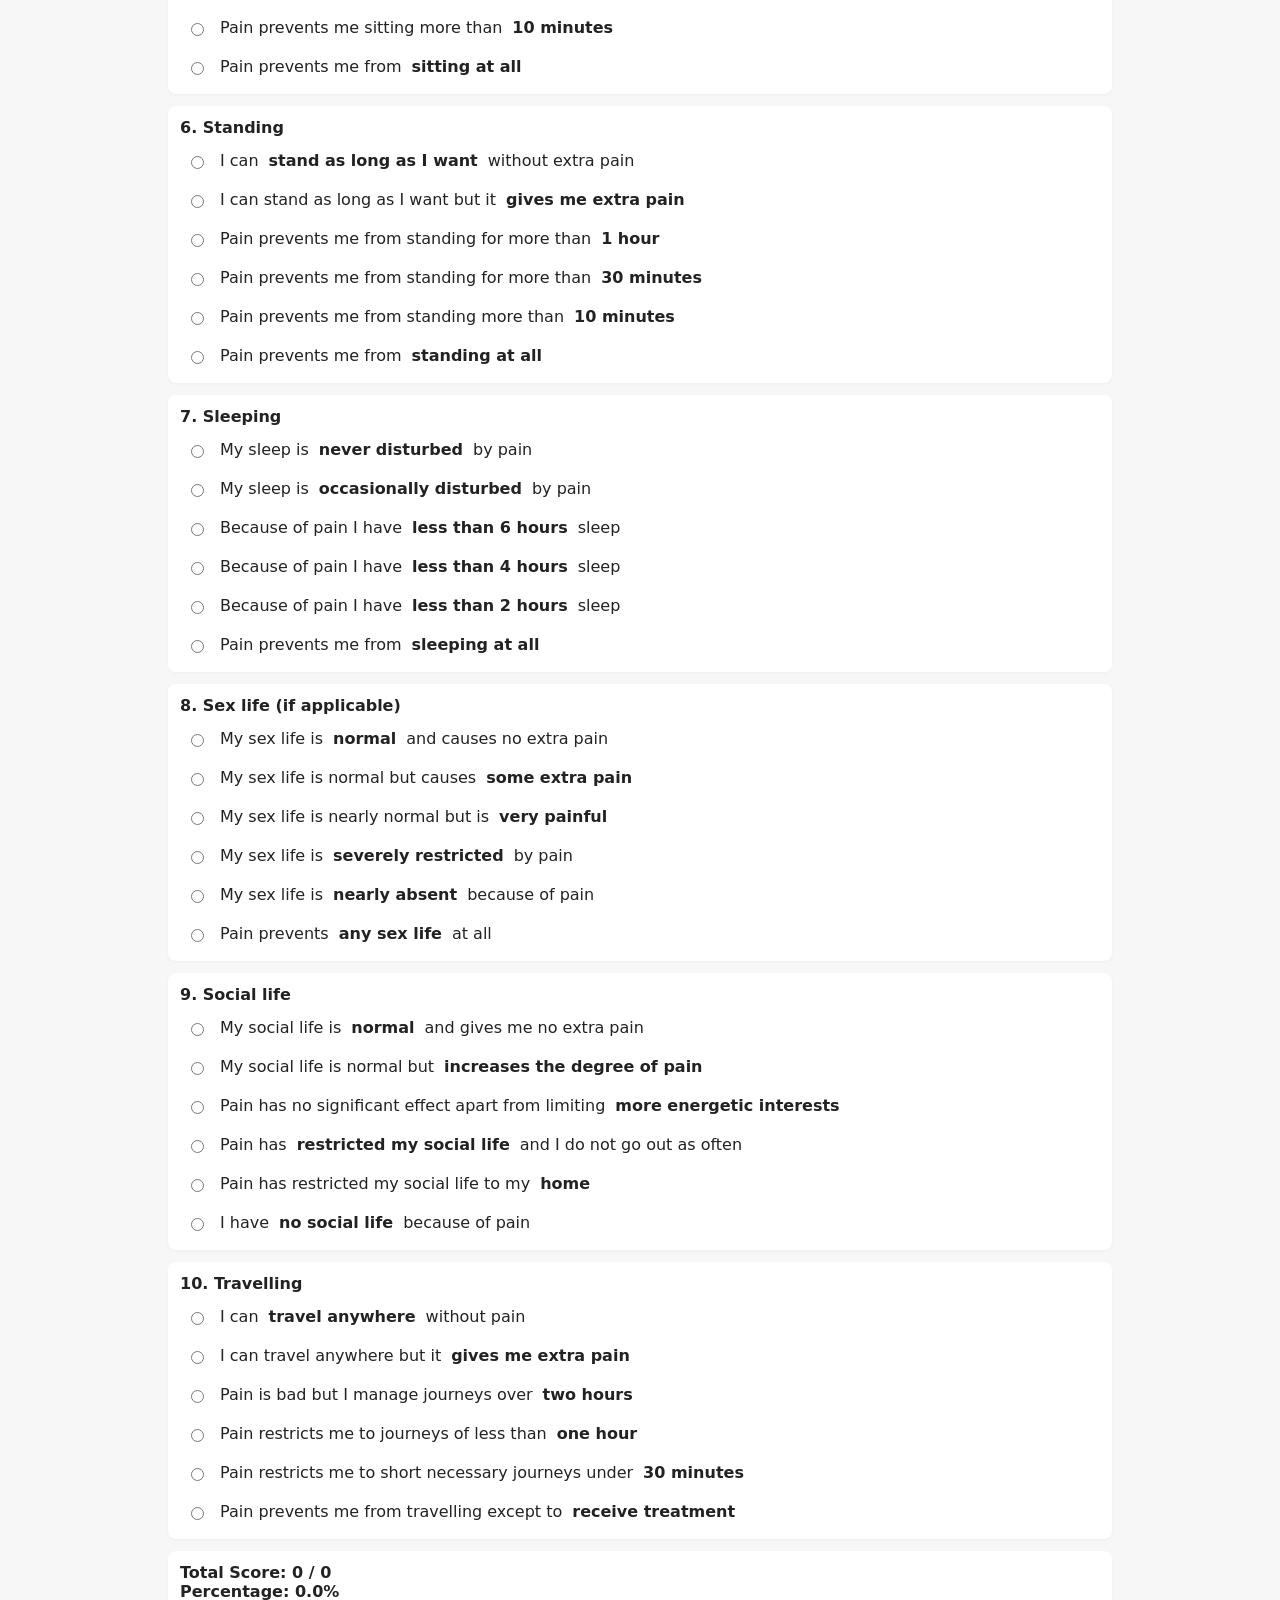
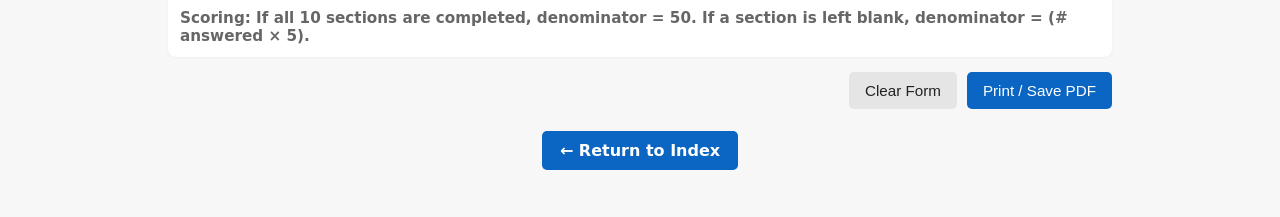
<file: Oswestry.html>
<!DOCTYPE html>
<html lang="en">
<head>
<meta charset="utf-8" />
<meta name="viewport" content="width=device-width,initial-scale=1" />
<title>Oswestry Low Back Disability Questionnaire</title>

<style>
  * { box-sizing: border-box; }

  :root{
    --bg:#f7f7f7;
    --card:#fff;
    --accent:#0b66c3;
    --muted:#666;
  }

  html, body {
    margin:0;
    padding:0;
    font-family: system-ui, -apple-system, "Segoe UI", Roboto, "Helvetica Neue", Arial, sans-serif;
    background:var(--bg);
    color:#222;
    -webkit-overflow-scrolling:touch;
  }

  .container{
    max-width:980px;
    margin:18px auto;
    padding:18px;
  }

  h1{
    margin:0 0 8px 0;
    color:var(--accent);
  }

  p.lead{
    margin:6px 0 18px 0;
    color:var(--muted);
  }

  .card{
    background:var(--card);
    border-radius:8px;
    padding:14px;
    box-shadow:0 1px 6px rgba(0,0,0,0.06);
    margin-bottom:14px;
  }

  .patient-info{
    display:grid;
    grid-template-columns:2fr 1fr 1fr;
    gap:14px;
  }

  label.field{
    display:block;
    margin-bottom:0;
    font-weight:700;
  }

  input[type="text"],
  input[type="date"]{
    width:100%;
    padding:8px 10px;
    margin-top:5px;
    font-size:1rem;
    border:1px solid #dcdce0;
    border-radius:6px;
    background:#fff;
  }

  .section{
    background:#fff;
    border-radius:8px;
    padding:12px;
    margin-bottom:12px;
    box-shadow:0 1px 3px rgba(0,0,0,0.04);
  }

  .section-title{
    font-weight:700;
    margin-bottom:8px;
  }

  .options{
    display:flex;
    flex-direction:column;
    gap:8px;
  }

  label.choice{
    display:flex;
    align-items:flex-start;
    gap:10px;
    padding:6px;
    border-radius:6px;
    cursor:pointer;
  }

  label.choice input{
    transform:translateY(2px);
    margin-right:6px;
  }

  .results{
    margin-top:10px;
    padding:12px;
    border-radius:8px;
    background:#fff;
    box-shadow:0 1px 3px rgba(0,0,0,0.04);
    font-weight:700;
  }

  .interp{
    margin-top:8px;
    font-weight:700;
  }

  .green{ color:green; }
  .orange{ color:darkorange; }
  .red{ color:red; }

  .small{
    font-size:0.95rem;
    color:var(--muted);
    margin-top:8px;
  }

  .actions{
    display:flex;
    justify-content:flex-end;
    gap:10px;
    margin-top:15px;
  }

  button{
    border:0;
    border-radius:5px;
    padding:10px 16px;
    font-size:0.95rem;
    cursor:pointer;
  }

  .print-btn{
    background:var(--accent);
    color:#fff;
  }

  .clear-btn{
    background:#e5e5e5;
    color:#222;
  }


  .back-link{
    text-align:center;
    margin-top:22px;
    margin-bottom:10px;
  }

  .back-link a{
    display:inline-block;
    padding:10px 18px;
    background:var(--accent);
    color:#fff;
    text-decoration:none;
    border-radius:5px;
    font-weight:700;
  }

  .back-link a:hover{
    filter:brightness(0.9);
  }

  @media (max-width:720px){
    .container{ padding:12px; }

    .patient-info{
      grid-template-columns:1fr;
      gap:10px;
    }

    .actions{
      flex-direction:column-reverse;
    }

    button{
      width:100%;
    }
  }

  /* One-page US Letter print/PDF layout */
  @media print {
    @page {
      size: Letter portrait;
      margin: 0.20in;
    }

    html,
    body {
      width: 8.5in;
      margin: 0;
      padding: 0;
      background: #fff;
      font-size: 7pt;
      line-height: 1.01;
    }

    .container {
      width: 100%;
      max-width: none;
      margin: 0;
      padding: 0;
    }

    h1 {
      color: #000;
      font-size: 13.5pt;
      margin: 0 0 2px;
    }

    p.lead {
      color:#000;
      margin: 0 0 4px;
      font-size: 7.2pt;
    }

    .card {
      box-shadow:none;
      border-radius:0;
      padding:0;
      margin:0 0 4px;
      background:#fff;
    }

    .patient-info {
      grid-template-columns: 2fr 1fr 1fr;
      gap: 10px;
    }

    label.field {
      display:flex;
      align-items:flex-end;
      gap:4px;
      white-space:nowrap;
      font-size:7.2pt;
    }

    input[type="text"],
    input[type="date"] {
      min-width:0;
      margin:0;
      padding:1px 2px;
      height:17px;
      border:none;
      border-bottom:1px solid #333;
      border-radius:0;
      font-size:7.2pt;
      background:transparent;
    }

    .sections-grid {
      display:grid;
      grid-template-columns:1fr 1fr;
      gap:3px 5px;
      align-items:start;
    }

    .section {
      box-shadow:none;
      border:1px solid #888;
      border-radius:0;
      padding:3px 4px;
      margin:0;
      background:#fff;
      break-inside:avoid;
      page-break-inside:avoid;
    }

    .section-title {
      margin:0 0 1px;
      font-size:7.5pt;
      line-height:1.02;
    }

    .options {
      gap:0;
    }

    label.choice {
      display:flex;
      gap:2px;
      padding:0;
      margin:0;
      font-size:6.2pt;
      line-height:1.03;
    }

    label.choice input {
      width:9px;
      height:9px;
      margin:0 1px 0 0;
      transform:none;
      flex:0 0 auto;
    }

    .results {
      box-shadow:none;
      border:1px solid #555;
      border-radius:0;
      margin:4px 0 0;
      padding:4px 5px;
      font-size:7.2pt;
      background:#fff;
      display:grid;
      grid-template-columns:auto auto 1fr;
      gap:4px 12px;
      align-items:start;
    }

    .interp {
      margin:0;
      font-size:6.7pt;
      line-height:1.03;
    }

    .small {
      grid-column:1 / -1;
      margin:1px 0 0;
      color:#000;
      font-size:6.1pt;
      line-height:1.02;
    }

    .green,
    .orange,
    .red {
      color:#000;
    }

    .actions,
    .back-link {
      display:none !important;
    }

    * {
      -webkit-print-color-adjust: exact;
      print-color-adjust: exact;
    }
  }
</style>
</head>

<body>
<div class="container">

  <h1>Oswestry Low Back Disability Questionnaire (ODI)</h1>
  <p class="lead">Please answer by selecting ONE box in each section that best applies to you.</p>

  <div class="card">
    <div class="patient-info">
      <label class="field">Patient Name:
        <input type="text" id="name" maxlength="80">
      </label>

      <label class="field">Date of Birth:
        <input type="date" id="dob">
      </label>

      <label class="field">Date of Service:
        <input type="date" id="dos">
      </label>
    </div>
  </div>

  <form id="odiform">
    <div class="sections-grid">

      <div class="section">
        <div class="section-title">1. Pain intensity</div>
        <div class="options">
          <label class="choice"><input type="radio" name="s1" value="0">I have <b>no pain</b> at the moment</label>
          <label class="choice"><input type="radio" name="s1" value="1">The pain is <b>very mild</b> at the moment</label>
          <label class="choice"><input type="radio" name="s1" value="2">The pain is <b>moderate</b> at the moment</label>
          <label class="choice"><input type="radio" name="s1" value="3">The pain is <b>fairly severe</b> at the moment</label>
          <label class="choice"><input type="radio" name="s1" value="4">The pain is <b>very severe</b> at the moment</label>
          <label class="choice"><input type="radio" name="s1" value="5">The pain is the <b>worst imaginable</b> at the moment</label>
        </div>
      </div>

      <div class="section">
        <div class="section-title">2. Personal care (washing, dressing, etc.)</div>
        <div class="options">
          <label class="choice"><input type="radio" name="s2" value="0">I can look after myself normally <b>without causing extra pain</b></label>
          <label class="choice"><input type="radio" name="s2" value="1">I can look after myself normally but it <b>causes extra pain</b></label>
          <label class="choice"><input type="radio" name="s2" value="2">It is <b>painful to look after myself</b> and I am slow and careful</label>
          <label class="choice"><input type="radio" name="s2" value="3">I need <b>some help</b> but manage most of my personal care</label>
          <label class="choice"><input type="radio" name="s2" value="4">I need help every day in most aspects of <b>self-care</b></label>
          <label class="choice"><input type="radio" name="s2" value="5">I do not get dressed, I <b>wash with difficulty</b> and stay in bed</label>
        </div>
      </div>

      <div class="section">
        <div class="section-title">3. Lifting</div>
        <div class="options">
          <label class="choice"><input type="radio" name="s3" value="0">I can <b>lift heavy weights</b> without extra pain</label>
          <label class="choice"><input type="radio" name="s3" value="1">I can lift heavy weights but it <b>gives extra pain</b></label>
          <label class="choice"><input type="radio" name="s3" value="2">Pain prevents me lifting heavy weights off the floor, but I can manage if they are conveniently placed (eg on a table)</label>
          <label class="choice"><input type="radio" name="s3" value="3">Pain prevents me from lifting heavy weights but I can manage <b>light to medium weights</b> if conveniently positioned</label>
          <label class="choice"><input type="radio" name="s3" value="4">I can lift <b>very light weights</b></label>
          <label class="choice"><input type="radio" name="s3" value="5">I <b>cannot lift or carry anything at all</b></label>
        </div>
      </div>

      <div class="section">
        <div class="section-title">4. Walking</div>
        <div class="options">
          <label class="choice"><input type="radio" name="s4" value="0">Pain does <b>not prevent</b> me walking any distance</label>
          <label class="choice"><input type="radio" name="s4" value="1">Pain prevents me walking more than <b>2 kilometres</b></label>
          <label class="choice"><input type="radio" name="s4" value="2">Pain prevents me walking more than <b>1 kilometre</b></label>
          <label class="choice"><input type="radio" name="s4" value="3">Pain prevents me walking more than <b>500 metres</b></label>
          <label class="choice"><input type="radio" name="s4" value="4">I can only walk using a <b>stick or crutches</b></label>
          <label class="choice"><input type="radio" name="s4" value="5">I am <b>in bed most of the time</b></label>
        </div>
      </div>

      <div class="section">
        <div class="section-title">5. Sitting</div>
        <div class="options">
          <label class="choice"><input type="radio" name="s5" value="0">I can <b>sit in any chair</b> as long as I like</label>
          <label class="choice"><input type="radio" name="s5" value="1">I can only sit in my <b>favourite chair</b> as long as I like</label>
          <label class="choice"><input type="radio" name="s5" value="2">Pain prevents me sitting more than <b>1 hour</b></label>
          <label class="choice"><input type="radio" name="s5" value="3">Pain prevents me sitting more than <b>30 minutes</b></label>
          <label class="choice"><input type="radio" name="s5" value="4">Pain prevents me sitting more than <b>10 minutes</b></label>
          <label class="choice"><input type="radio" name="s5" value="5">Pain prevents me from <b>sitting at all</b></label>
        </div>
      </div>

      <div class="section">
        <div class="section-title">6. Standing</div>
        <div class="options">
          <label class="choice"><input type="radio" name="s6" value="0">I can <b>stand as long as I want</b> without extra pain</label>
          <label class="choice"><input type="radio" name="s6" value="1">I can stand as long as I want but it <b>gives me extra pain</b></label>
          <label class="choice"><input type="radio" name="s6" value="2">Pain prevents me from standing for more than <b>1 hour</b></label>
          <label class="choice"><input type="radio" name="s6" value="3">Pain prevents me from standing for more than <b>30 minutes</b></label>
          <label class="choice"><input type="radio" name="s6" value="4">Pain prevents me from standing more than <b>10 minutes</b></label>
          <label class="choice"><input type="radio" name="s6" value="5">Pain prevents me from <b>standing at all</b></label>
        </div>
      </div>

      <div class="section">
        <div class="section-title">7. Sleeping</div>
        <div class="options">
          <label class="choice"><input type="radio" name="s7" value="0">My sleep is <b>never disturbed</b> by pain</label>
          <label class="choice"><input type="radio" name="s7" value="1">My sleep is <b>occasionally disturbed</b> by pain</label>
          <label class="choice"><input type="radio" name="s7" value="2">Because of pain I have <b>less than 6 hours</b> sleep</label>
          <label class="choice"><input type="radio" name="s7" value="3">Because of pain I have <b>less than 4 hours</b> sleep</label>
          <label class="choice"><input type="radio" name="s7" value="4">Because of pain I have <b>less than 2 hours</b> sleep</label>
          <label class="choice"><input type="radio" name="s7" value="5">Pain prevents me from <b>sleeping at all</b></label>
        </div>
      </div>

      <div class="section">
        <div class="section-title">8. Sex life (if applicable)</div>
        <div class="options">
          <label class="choice"><input type="radio" name="s8" value="0">My sex life is <b>normal</b> and causes no extra pain</label>
          <label class="choice"><input type="radio" name="s8" value="1">My sex life is normal but causes <b>some extra pain</b></label>
          <label class="choice"><input type="radio" name="s8" value="2">My sex life is nearly normal but is <b>very painful</b></label>
          <label class="choice"><input type="radio" name="s8" value="3">My sex life is <b>severely restricted</b> by pain</label>
          <label class="choice"><input type="radio" name="s8" value="4">My sex life is <b>nearly absent</b> because of pain</label>
          <label class="choice"><input type="radio" name="s8" value="5">Pain prevents <b>any sex life</b> at all</label>
        </div>
      </div>

      <div class="section">
        <div class="section-title">9. Social life</div>
        <div class="options">
          <label class="choice"><input type="radio" name="s9" value="0">My social life is <b>normal</b> and gives me no extra pain</label>
          <label class="choice"><input type="radio" name="s9" value="1">My social life is normal but <b>increases the degree of pain</b></label>
          <label class="choice"><input type="radio" name="s9" value="2">Pain has no significant effect apart from limiting <b>more energetic interests</b></label>
          <label class="choice"><input type="radio" name="s9" value="3">Pain has <b>restricted my social life</b> and I do not go out as often</label>
          <label class="choice"><input type="radio" name="s9" value="4">Pain has restricted my social life to my <b>home</b></label>
          <label class="choice"><input type="radio" name="s9" value="5">I have <b>no social life</b> because of pain</label>
        </div>
      </div>

      <div class="section">
        <div class="section-title">10. Travelling</div>
        <div class="options">
          <label class="choice"><input type="radio" name="s10" value="0">I can <b>travel anywhere</b> without pain</label>
          <label class="choice"><input type="radio" name="s10" value="1">I can travel anywhere but it <b>gives me extra pain</b></label>
          <label class="choice"><input type="radio" name="s10" value="2">Pain is bad but I manage journeys over <b>two hours</b></label>
          <label class="choice"><input type="radio" name="s10" value="3">Pain restricts me to journeys of less than <b>one hour</b></label>
          <label class="choice"><input type="radio" name="s10" value="4">Pain restricts me to short necessary journeys under <b>30 minutes</b></label>
          <label class="choice"><input type="radio" name="s10" value="5">Pain prevents me from travelling except to <b>receive treatment</b></label>
        </div>
      </div>

    </div>

    <div class="results" id="resultsBox">
      <div>Total Score: <span id="totalScore">0</span> / <span id="maxScore">0</span></div>
      <div>Percentage: <span id="percentage">0.0</span>%</div>
      <div class="interp" id="interpretationText"></div>
      <div class="small">
        Scoring: If all 10 sections are completed, denominator = 50. If a section is left blank,
        denominator = (# answered × 5).
      </div>
    </div>

    <div class="actions">
      <button type="button" class="clear-btn" id="clearBtn">Clear Form</button>
      <button type="button" class="print-btn" onclick="window.print()">Print / Save PDF</button>
    </div>
  </form>

  <div class="back-link">
    <a href="index.html">← Return to Index</a>
  </div>

</div>

<script>
(function(){
  const form = document.getElementById('odiform');
  const totalScoreEl = document.getElementById('totalScore');
  const maxScoreEl = document.getElementById('maxScore');
  const percentageEl = document.getElementById('percentage');
  const interpEl = document.getElementById('interpretationText');
  const clearBtn = document.getElementById('clearBtn');

  function compute() {
    let sum = 0;
    let answered = 0;

    for (let i = 1; i <= 10; i++) {
      const sel = form.querySelector(`input[name="s${i}"]:checked`);
      if (sel) {
        sum += parseInt(sel.value, 10);
        answered++;
      }
    }

    const denom = answered * 5;
    const pct = denom > 0 ? (sum / denom) * 100 : 0;

    totalScoreEl.textContent = sum;
    maxScoreEl.textContent = denom;
    percentageEl.textContent = denom > 0 ? pct.toFixed(1) : "0.0";

    let interp = "";
    let cls = "";

    if (denom === 0) {
      interp = "";
    } else if (pct <= 20) {
      interp = "Minimal disability — patient can cope with most living activities. Usually no treatment apart from advice.";
      cls = "green";
    } else if (pct <= 40) {
      interp = "Moderate disability — more pain and difficulty; may be managed conservatively.";
      cls = "orange";
    } else if (pct <= 60) {
      interp = "Severe disability — activities of daily living affected; detailed investigation required.";
      cls = "red";
    } else if (pct <= 80) {
      interp = "Crippled — back pain impinges on all aspects of life; positive intervention required.";
      cls = "red";
    } else {
      interp = "Bed-bound or possibly exaggerating symptoms; urgent management required.";
      cls = "red";
    }

    interpEl.innerHTML = interp ? `<span class="${cls}">${interp}</span>` : "";
  }

  form.addEventListener('change', compute);

  clearBtn.addEventListener('click', function(){
    if (confirm('Clear all responses?')) {
      form.reset();
      document.getElementById('name').value = '';
      document.getElementById('dob').value = '';
      document.getElementById('dos').value = '';
      compute();
      window.scrollTo({top:0, behavior:'smooth'});
    }
  });

  compute();
})();
</script>
</body>
</html>
</file>
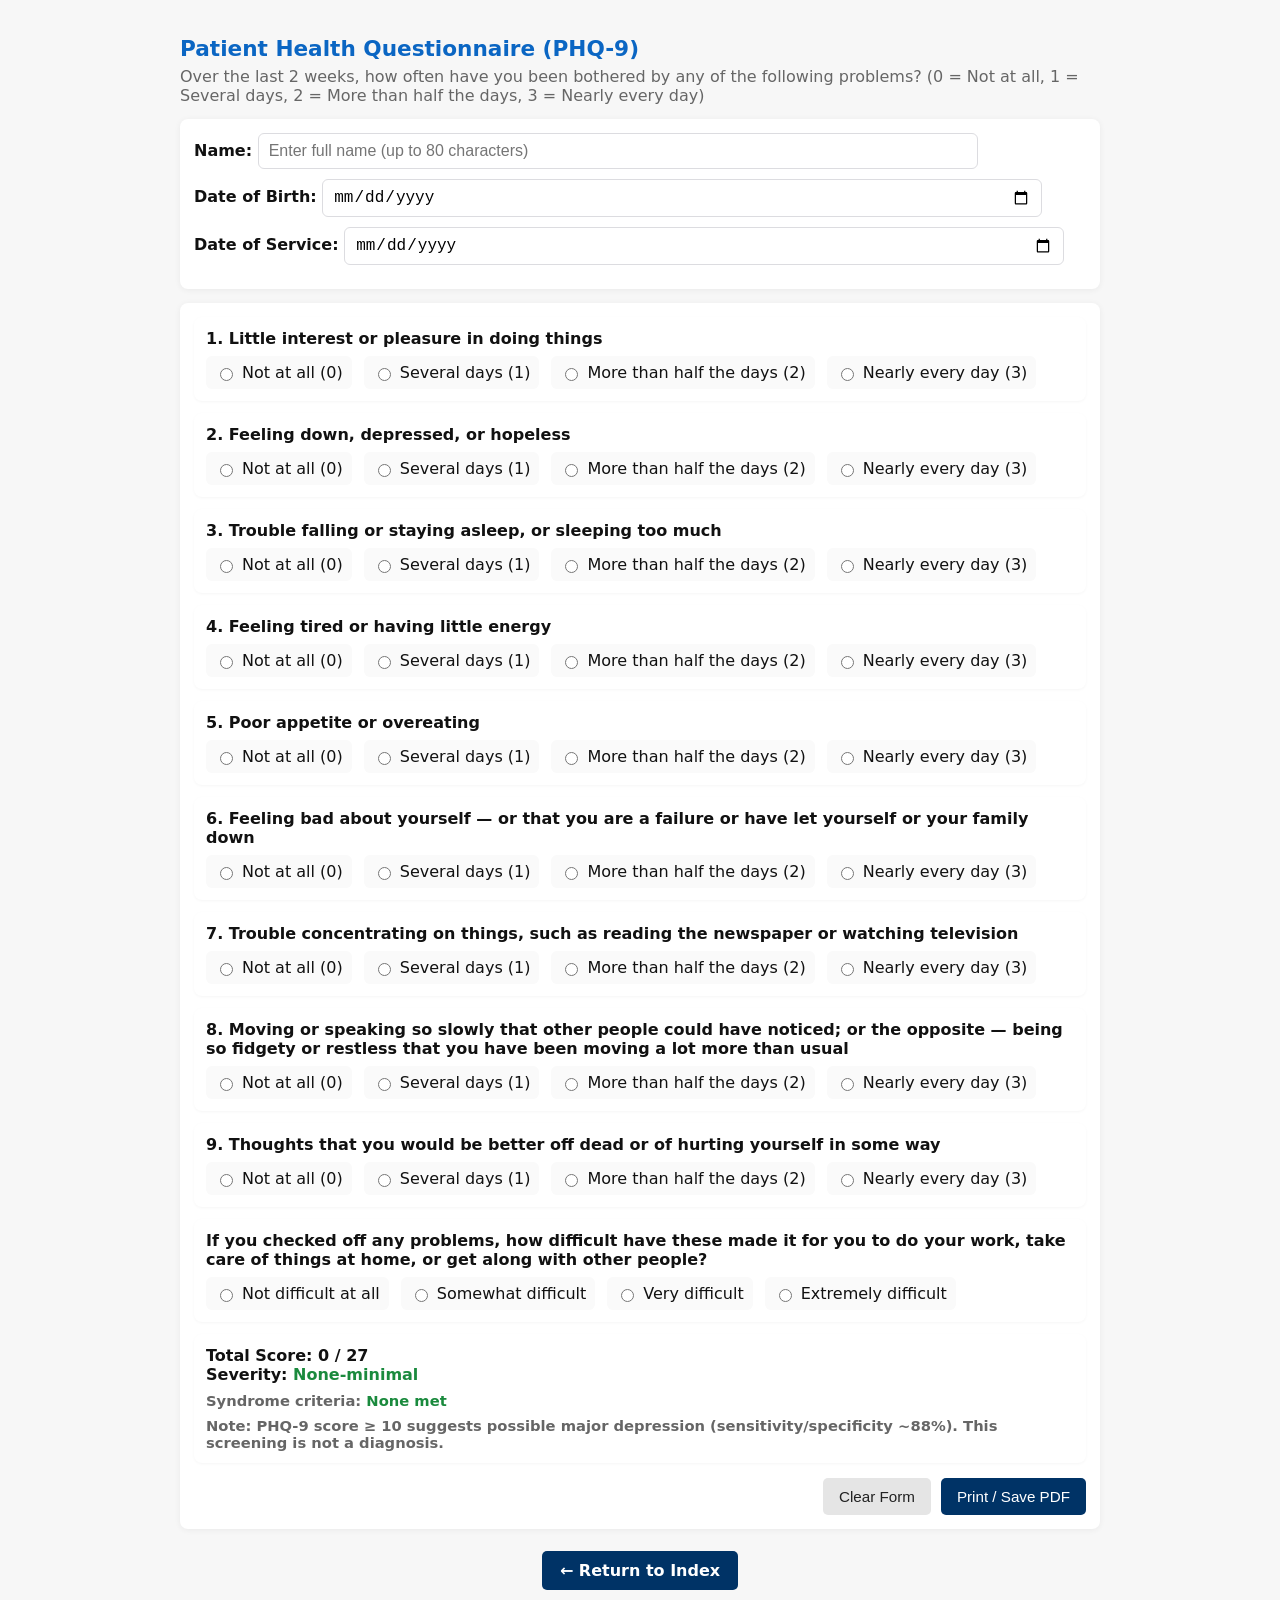
<file: PHQ-9.html>
<!DOCTYPE html>
<html lang="en">
<head>
  <meta charset="utf-8" />
  <meta name="viewport" content="width=device-width,initial-scale=1" />
  <title>PHQ-9 Questionnaire</title>
  <!-- link to your shared print stylesheet -->
<style>
  :root{
    --bg:#f7f7f7;
    --card:#fff;
    --accent:#0b66c3;
    --muted:#666;
    --green:#1a8a3d;
    --orange:#d46a00;
    --red:#c53030;
  }
  html,body{
    height:100%;
    margin:0;
    padding:0;
    font-family: system-ui, -apple-system, "Segoe UI", Roboto, "Helvetica Neue", Arial;
    background:var(--bg);
    -webkit-overflow-scrolling:touch;
    color:#111;
  }
  .container{ max-width:920px; margin:18px auto; padding:18px; }
  h1{ margin:0 0 6px 0; color:var(--accent); font-size:1.35rem; }
  p.lead { margin:6px 0 14px 0; color:var(--muted); }
  .card{ background:var(--card); border-radius:8px; padding:14px; box-shadow:0 1px 6px rgba(0,0,0,0.06); margin-bottom:14px; }
  label.field{ display:block; margin-bottom:10px; font-weight:700; }
  input[type="text"], input[type="date"]{ width:100%; max-width:720px; padding:8px 10px; font-size:1rem; border:1px solid #dcdce0; border-radius:6px; box-sizing:border-box; }
  form { margin-bottom: 30px; }
  .qcard{ background:#fff; border-radius:8px; padding:12px; margin-bottom:12px; box-shadow:0 1px 3px rgba(0,0,0,0.04); }
  .qtitle { font-weight:700; margin-bottom:8px; }
  .scale { display:flex; gap:12px; flex-wrap:wrap; align-items:center; }
  .scale label { display:flex; align-items:center; gap:6px; cursor:pointer; background:#fafafa; padding:6px 8px; border-radius:6px; border:1px solid transparent; }
  .guide { font-size:0.92rem; color:var(--muted); margin-bottom:8px; }
  .results { margin-top:10px; padding:12px; border-radius:8px; background:#fff; box-shadow:0 1px 3px rgba(0,0,0,0.04); font-weight:700; }
  .muted-note { font-size:0.92rem; color:var(--muted); margin-top:8px; }
  .disclaimer { font-size:0.9rem; color:#555; margin-top:10px; }
  .green{ color:var(--green); } .orange{ color:var(--orange); } .red{ color:var(--red); }
  @media (max-width:720px){
    .container{ padding:12px; }
    .scale { gap:8px; }
  }

  .actions {
    display:flex;
    justify-content:flex-end;
    gap:10px;
    margin-top:15px;
    flex-wrap:wrap;
  }

  button {
    border:0;
    border-radius:5px;
    padding:10px 16px;
    font-size:0.95rem;
    cursor:pointer;
  }

  .print-btn {
    background:#003366;
    color:#fff;
  }

  .clear-btn {
    background:#e5e5e5;
    color:#222;
  }

  .back-link {
    text-align:center;
    margin-top:22px;
    margin-bottom:10px;
  }

  .back-link a {
    display:inline-block;
    padding:10px 18px;
    background:#003366;
    color:#fff;
    text-decoration:none;
    border-radius:5px;
    font-weight:bold;
  }

  .back-link a:hover {
    background:#002244;
  }

  .print-guide {
    display:none;
  }

  /* One-page US Letter portrait print/PDF layout */
  @media print {
    @page {
      size: Letter portrait;
      margin: 0.30in;
    }

    html,
    body {
      width: auto;
      margin: 0;
      padding: 0 !important;
      background:#fff;
      color:#000;
      font-size:8pt;
      line-height:1.03;
    }

    .container {
      width:100%;
      max-width:none;
      margin:0;
      padding:0;
    }

    h1 {
      color:#000;
      font-size:14pt;
      margin:0 0 3px;
      line-height:1;
    }

    p.lead {
      color:#000;
      margin:0 0 4px;
      font-size:7.8pt;
      line-height:1.05;
    }

    .card {
      box-shadow:none;
      border-radius:0;
      border:none;
      padding:0;
      margin:0 0 4px;
      background:#fff;
    }

    /* Patient information in one row */
    .patient-info {
      display:grid;
      grid-template-columns:2fr 1fr 1fr;
      gap:8px;
      align-items:end;
    }

    .patient-info label.field {
      display:flex;
      align-items:flex-end;
      gap:4px;
      margin:0;
      white-space:nowrap;
      font-size:7pt;
    }

    .patient-info input {
      min-width:0;
      height:15px;
      margin:0;
      padding:0 2px;
      border:none;
      border-bottom:1px solid #333;
      border-radius:0;
      background:transparent;
      font-size:7pt;
    }

    #phq9-form {
      display:block !important;
      margin:0;
      padding:0;
      background:transparent;
      border:none;
    }

    .print-guide {
      display:block;
      margin:0 0 3px;
      padding:3px 5px;
      border:1px solid #888;
      text-align:center;
      font-size:6.8pt;
      line-height:1;
    }


    #phq9-form > .qcard,
    #phq9-form > .results {
      width:100%;
      box-sizing:border-box;
    }

    .qcard {
      display:grid;
      grid-template-columns:minmax(0, 1fr) 4.45in;
      gap:5px;
      align-items:center;
      box-shadow:none;
      border-radius:0;
      border:1px solid #999;
      padding:3px 4px;
      margin:0 0 2px;
      background:#fff;
      break-inside:avoid;
      page-break-inside:avoid;
    }

    .qtitle {
      margin:0;
      font-size:7.4pt;
      line-height:1.12;
    }

    .scale {
      display:grid;
      grid-template-columns:repeat(4, 1fr);
      gap:2px;
      margin:0;
      align-items:center;
    }

    .scale label {
      display:flex;
      align-items:center;
      justify-content:center;
      gap:2px;
      margin:0;
      padding:0;
      border:0;
      border-radius:0;
      background:transparent;
      font-size:6.6pt;
      line-height:1;
      white-space:nowrap;
    }

    input[type="radio"] {
      width:10px;
      height:10px;
      margin:0;
    }

    .results {
      display:grid;
      grid-template-columns:auto auto 1fr;
      gap:8px;
      align-items:start;
      box-shadow:none;
      border-radius:0;
      border:1px solid #555;
      margin:3px 0 0;
      padding:4px 5px;
      background:#fff;
      font-size:6.8pt;
      line-height:1.02;
    }

    .results br {
      display:none;
    }

    .muted-note,
    .disclaimer {
      margin:0;
      color:#000;
      font-size:5.8pt;
      line-height:1.02;
    }

    .green,
    .orange,
    .red {
      color:#000;
    }

    .actions,
    .back-link {
      display:none !important;
    }

    * {
      -webkit-print-color-adjust:exact;
      print-color-adjust:exact;
    }
  }

</style>
</head>
<body>
  <div class="container">
    <h1>Patient Health Questionnaire (PHQ-9)</h1>
    <p class="lead">Over the last 2 weeks, how often have you been bothered by any of the following problems? (0 = Not at all, 1 = Several days, 2 = More than half the days, 3 = Nearly every day)</p>

    <div class="card patient-info">
      <label class="field">Name:
        <input type="text" id="name" maxlength="80" placeholder="Enter full name (up to 80 characters)">
      </label>
      <label class="field">Date of Birth:
        <input type="date" id="dob">
      </label>
      <label class="field">Date of Service:
        <input type="date" id="dos">
      </label>
    </div>

    <div class="print-guide">
      0 = Not at all &nbsp;&nbsp; | &nbsp;&nbsp;
      1 = Several days &nbsp;&nbsp; | &nbsp;&nbsp;
      2 = More than half the days &nbsp;&nbsp; | &nbsp;&nbsp;
      3 = Nearly every day
    </div>

    <form id="phq9-form" class="card" autocomplete="off">
      <!-- Q1 - Q9 -->
      <div class="qcard">
        <div class="qtitle">1. Little interest or pleasure in doing things</div>
        <div class="scale">
          <label><input type="radio" name="q1" value="0">Not at all (0)</label>
          <label><input type="radio" name="q1" value="1">Several days (1)</label>
          <label><input type="radio" name="q1" value="2">More than half the days (2)</label>
          <label><input type="radio" name="q1" value="3">Nearly every day (3)</label>
        </div>
      </div>

      <div class="qcard">
        <div class="qtitle">2. Feeling down, depressed, or hopeless</div>
        <div class="scale">
          <label><input type="radio" name="q2" value="0">Not at all (0)</label>
          <label><input type="radio" name="q2" value="1">Several days (1)</label>
          <label><input type="radio" name="q2" value="2">More than half the days (2)</label>
          <label><input type="radio" name="q2" value="3">Nearly every day (3)</label>
        </div>
      </div>

      <div class="qcard">
        <div class="qtitle">3. Trouble falling or staying asleep, or sleeping too much</div>
        <div class="scale">
          <label><input type="radio" name="q3" value="0">Not at all (0)</label>
          <label><input type="radio" name="q3" value="1">Several days (1)</label>
          <label><input type="radio" name="q3" value="2">More than half the days (2)</label>
          <label><input type="radio" name="q3" value="3">Nearly every day (3)</label>
        </div>
      </div>

      <div class="qcard">
        <div class="qtitle">4. Feeling tired or having little energy</div>
        <div class="scale">
          <label><input type="radio" name="q4" value="0">Not at all (0)</label>
          <label><input type="radio" name="q4" value="1">Several days (1)</label>
          <label><input type="radio" name="q4" value="2">More than half the days (2)</label>
          <label><input type="radio" name="q4" value="3">Nearly every day (3)</label>
        </div>
      </div>

      <div class="qcard">
        <div class="qtitle">5. Poor appetite or overeating</div>
        <div class="scale">
          <label><input type="radio" name="q5" value="0">Not at all (0)</label>
          <label><input type="radio" name="q5" value="1">Several days (1)</label>
          <label><input type="radio" name="q5" value="2">More than half the days (2)</label>
          <label><input type="radio" name="q5" value="3">Nearly every day (3)</label>
        </div>
      </div>

      <div class="qcard">
        <div class="qtitle">6. Feeling bad about yourself — or that you are a failure or have let yourself or your family down</div>
        <div class="scale">
          <label><input type="radio" name="q6" value="0">Not at all (0)</label>
          <label><input type="radio" name="q6" value="1">Several days (1)</label>
          <label><input type="radio" name="q6" value="2">More than half the days (2)</label>
          <label><input type="radio" name="q6" value="3">Nearly every day (3)</label>
        </div>
      </div>

      <div class="qcard">
        <div class="qtitle">7. Trouble concentrating on things, such as reading the newspaper or watching television</div>
        <div class="scale">
          <label><input type="radio" name="q7" value="0">Not at all (0)</label>
          <label><input type="radio" name="q7" value="1">Several days (1)</label>
          <label><input type="radio" name="q7" value="2">More than half the days (2)</label>
          <label><input type="radio" name="q7" value="3">Nearly every day (3)</label>
        </div>
      </div>

      <div class="qcard">
        <div class="qtitle">8. Moving or speaking so slowly that other people could have noticed; or the opposite — being so fidgety or restless that you have been moving a lot more than usual</div>
        <div class="scale">
          <label><input type="radio" name="q8" value="0">Not at all (0)</label>
          <label><input type="radio" name="q8" value="1">Several days (1)</label>
          <label><input type="radio" name="q8" value="2">More than half the days (2)</label>
          <label><input type="radio" name="q8" value="3">Nearly every day (3)</label>
        </div>
      </div>

      <div class="qcard">
        <div class="qtitle">9. Thoughts that you would be better off dead or of hurting yourself in some way</div>
        <div class="scale">
          <label><input type="radio" name="q9" value="0">Not at all (0)</label>
          <label><input type="radio" name="q9" value="1">Several days (1)</label>
          <label><input type="radio" name="q9" value="2">More than half the days (2)</label>
          <label><input type="radio" name="q9" value="3">Nearly every day (3)</label>
        </div>
      </div>

      <!-- Difficulty question (not scored) -->
      <div class="qcard">
        <div class="qtitle">If you checked off any problems, how difficult have these made it for you to do your work, take care of things at home, or get along with other people?</div>
        <div class="scale">
          <label><input type="radio" name="difficulty" value="not">Not difficult at all</label>
          <label><input type="radio" name="difficulty" value="somewhat">Somewhat difficult</label>
          <label><input type="radio" name="difficulty" value="very">Very difficult</label>
          <label><input type="radio" name="difficulty" value="extremely">Extremely difficult</label>
        </div>
      </div>

      <div class="results" id="resultsBox">
        Total Score: <span id="total">0</span> / 27<br>
        Severity: <span id="severity" class="green">None-minimal</span><br>
        <div id="syndrome" class="muted-note">Syndrome criteria: <span id="syndromeResult">None met</span></div>
        <div class="muted-note">Note: PHQ-9 score ≥ 10 suggests possible major depression (sensitivity/specificity ~88%). This screening is not a diagnosis.</div>
      </div>

      <div class="actions">
        <button type="button" class="clear-btn" id="clear-btn">Clear Form</button>
        <button type="button" class="print-btn" onclick="window.print()">Print / Save PDF</button>
      </div>
    </form>

    <div class="back-link">
      <a href="index.html">← Return to Index</a>
    </div>
  </div>

<script>
(function(){
  const form = document.getElementById('phq9-form');
  const totalEl = document.getElementById('total');
  const severityEl = document.getElementById('severity');
  const syndromeEl = document.getElementById('syndromeResult');

  function compute() {
    // sum score
    let sum = 0;
    let answered = 0;
    for (let i=1;i<=9;i++){
      const sel = form.querySelector(`input[name="q${i}"]:checked`);
      if (sel){
        sum += Number(sel.value);
        answered++;
      }
    }
    totalEl.textContent = sum;

    // severity
    let sev = "";
    let cls = "";
    if (sum <= 4) { sev = "None-minimal"; cls = "green"; }
    else if (sum <= 9) { sev = "Mild"; cls = "orange"; }
    else if (sum <= 14) { sev = "Moderate"; cls = "orange"; }
    else if (sum <= 19) { sev = "Moderately severe"; cls = "red"; }
    else { sev = "Severe"; cls = "red"; }
    severityEl.textContent = sev;
    severityEl.className = cls;

    // MDD / Other Depressive Syndrome criteria:
    // Count items with value >= 2 (i.e., "more than half the days" or "nearly every day")
    let ge2count = 0;
    for (let i=1;i<=9;i++){
      const val = form.querySelector(`input[name="q${i}"]:checked`)?.value;
      if (val !== undefined && Number(val) >= 2) ge2count++;
    }
    // check q1 or q2 >=2
    const q1val = Number(form.querySelector('input[name="q1"]:checked')?.value ?? -1);
    const q2val = Number(form.querySelector('input[name="q2"]:checked')?.value ?? -1);
    const q1or2 = (q1val >= 2) || (q2val >= 2);

    let syndromeText = "None met";
    if (ge2count >= 5 && q1or2) {
      syndromeText = "Meets MDD (Major Depressive Disorder) criteria (5+ symptoms ≥ 'more than half the days' and item 1 or 2 ≥ 'more than half the days').";
      syndromeEl.className = "red";
    } else if (ge2count >= 2 && ge2count <= 4 && q1or2) {
      syndromeText = "Meets Other Depressive Syndrome criteria (2–4 symptoms ≥ 'more than half the days' and item 1 or 2 ≥ 'more than half the days').";
      syndromeEl.className = "orange";
    } else {
      syndromeEl.className = "green";
    }
    syndromeEl.textContent = syndromeText;

    // If not all items answered, still show score but note might be incomplete (optional)
    // (we don't hide result even if incomplete; clinician should verify)
  }

  form.addEventListener('change', compute);

  document.getElementById('clear-btn').addEventListener('click', () => {
    if (confirm('Clear all responses?')) {
      form.reset();
      document.getElementById('name').value = '';
      document.getElementById('dob').value = '';
      document.getElementById('dos').value = '';
      compute();
      window.scrollTo({ top: 0, behavior: 'smooth' });
    }
  });

  compute();
})();
</script>
</body>
</html>
</file>
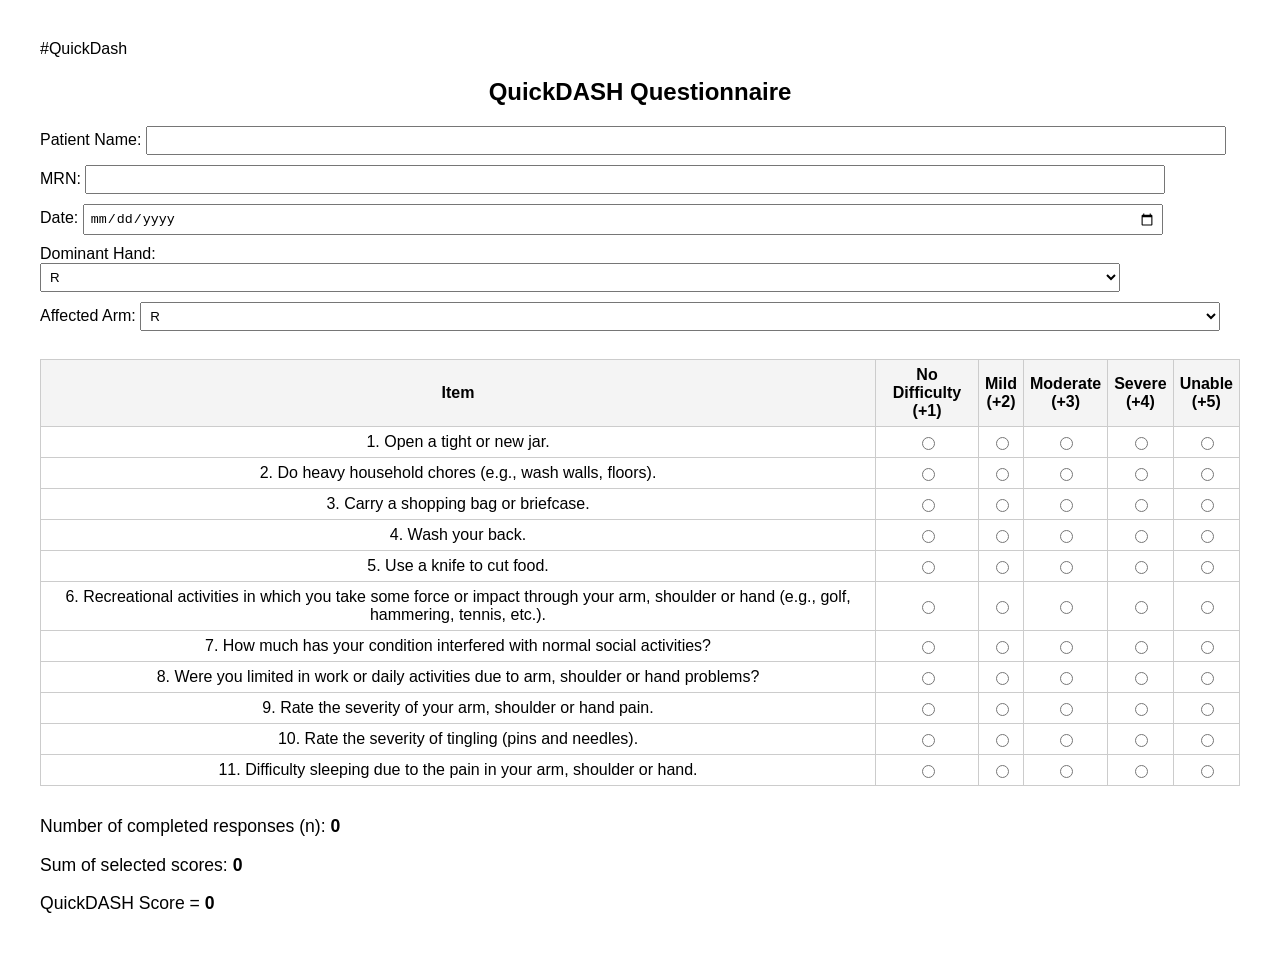
<file: quickdash.html>
#QuickDash
<!DOCTYPE html>
<html lang="en">
<head>
  <meta charset="UTF-8">
  <title>QuickDASH Questionnaire</title>
  <style>
    body {
      font-family: Arial, sans-serif;
      margin: 40px;
    }
    h2 {
      text-align: center;
    }
    table {
      width: 100%;
      border-collapse: collapse;
      margin-bottom: 30px;
    }
    th, td {
      border: 1px solid #ccc;
      padding: 6px;
      text-align: center;
      vertical-align: middle;
    }
    th {
      background-color: #f4f4f4;
    }
    .info input, .info select {
      width: 90%;
      padding: 5px;
      margin-bottom: 10px;
    }
    .score-box {
      margin-top: 20px;
      font-size: 1.1em;
    }
    .highlight {
      font-weight: bold;
    }
  </style>
</head>
<body>

<h2>QuickDASH Questionnaire</h2>

<form id="quickdash-form">
  <div class="info">
    <label>Patient Name: <input type="text" name="patient_name"></label><br>
    <label>MRN: <input type="text" name="mrn"></label><br>
    <label>Date: <input type="date" name="date"></label><br>
    <label>Dominant Hand:
      <select name="dominant_hand">
        <option value="R">R</option>
        <option value="L">L</option>
        <option value="Both">Both</option>
      </select>
    </label><br>
    <label>Affected Arm:
      <select name="affected_arm">
        <option value="R">R</option>
        <option value="L">L</option>
      </select>
    </label>
  </div>

  <br>

  <table>
    <tr>
      <th>Item</th>
      <th>No Difficulty<br>(+1)</th>
      <th>Mild<br>(+2)</th>
      <th>Moderate<br>(+3)</th>
      <th>Severe<br>(+4)</th>
      <th>Unable<br>(+5)</th>
    </tr>

    <!-- Questions 1–6 (Static HTML version now) -->
    <tr>
      <td>1. Open a tight or new jar.</td>
      <td><input type="radio" name="q1" value="1"></td>
      <td><input type="radio" name="q1" value="2"></td>
      <td><input type="radio" name="q1" value="3"></td>
      <td><input type="radio" name="q1" value="4"></td>
      <td><input type="radio" name="q1" value="5"></td>
    </tr>
    <tr>
      <td>2. Do heavy household chores (e.g., wash walls, floors).</td>
      <td><input type="radio" name="q2" value="1"></td>
      <td><input type="radio" name="q2" value="2"></td>
      <td><input type="radio" name="q2" value="3"></td>
      <td><input type="radio" name="q2" value="4"></td>
      <td><input type="radio" name="q2" value="5"></td>
    </tr>
    <tr>
      <td>3. Carry a shopping bag or briefcase.</td>
      <td><input type="radio" name="q3" value="1"></td>
      <td><input type="radio" name="q3" value="2"></td>
      <td><input type="radio" name="q3" value="3"></td>
      <td><input type="radio" name="q3" value="4"></td>
      <td><input type="radio" name="q3" value="5"></td>
    </tr>
    <tr>
      <td>4. Wash your back.</td>
      <td><input type="radio" name="q4" value="1"></td>
      <td><input type="radio" name="q4" value="2"></td>
      <td><input type="radio" name="q4" value="3"></td>
      <td><input type="radio" name="q4" value="4"></td>
      <td><input type="radio" name="q4" value="5"></td>
    </tr>
    <tr>
      <td>5. Use a knife to cut food.</td>
      <td><input type="radio" name="q5" value="1"></td>
      <td><input type="radio" name="q5" value="2"></td>
      <td><input type="radio" name="q5" value="3"></td>
      <td><input type="radio" name="q5" value="4"></td>
      <td><input type="radio" name="q5" value="5"></td>
    </tr>
    <tr>
      <td>6. Recreational activities in which you take some force or impact through your arm, shoulder or hand (e.g., golf, hammering, tennis, etc.).</td>
      <td><input type="radio" name="q6" value="1"></td>
      <td><input type="radio" name="q6" value="2"></td>
      <td><input type="radio" name="q6" value="3"></td>
      <td><input type="radio" name="q6" value="4"></td>
      <td><input type="radio" name="q6" value="5"></td>
    </tr>

    <!-- Questions 7–11 -->
    <tr>
      <td>7. How much has your condition interfered with normal social activities?</td>
      <td><input type="radio" name="q7" value="1"></td>
      <td><input type="radio" name="q7" value="2"></td>
      <td><input type="radio" name="q7" value="3"></td>
      <td><input type="radio" name="q7" value="4"></td>
      <td><input type="radio" name="q7" value="5"></td>
    </tr>
    <tr>
      <td>8. Were you limited in work or daily activities due to arm, shoulder or hand problems?</td>
      <td><input type="radio" name="q8" value="1"></td>
      <td><input type="radio" name="q8" value="2"></td>
      <td><input type="radio" name="q8" value="3"></td>
      <td><input type="radio" name="q8" value="4"></td>
      <td><input type="radio" name="q8" value="5"></td>
    </tr>
    <tr>
      <td>9. Rate the severity of your arm, shoulder or hand pain.</td>
      <td><input type="radio" name="q9" value="1"></td>
      <td><input type="radio" name="q9" value="2"></td>
      <td><input type="radio" name="q9" value="3"></td>
      <td><input type="radio" name="q9" value="4"></td>
      <td><input type="radio" name="q9" value="5"></td>
    </tr>
    <tr>
      <td>10. Rate the severity of tingling (pins and needles).</td>
      <td><input type="radio" name="q10" value="1"></td>
      <td><input type="radio" name="q10" value="2"></td>
      <td><input type="radio" name="q10" value="3"></td>
      <td><input type="radio" name="q10" value="4"></td>
      <td><input type="radio" name="q10" value="5"></td>
    </tr>
    <tr>
      <td>11. Difficulty sleeping due to the pain in your arm, shoulder or hand.</td>
      <td><input type="radio" name="q11" value="1"></td>
      <td><input type="radio" name="q11" value="2"></td>
      <td><input type="radio" name="q11" value="3"></td>
      <td><input type="radio" name="q11" value="4"></td>
      <td><input type="radio" name="q11" value="5"></td>
    </tr>
  </table>

  <div class="score-box">
    <p>Number of completed responses (n): <span id="n-count" class="highlight">0</span></p>
    <p>Sum of selected scores: <span id="sum" class="highlight">0</span></p>
    <p>QuickDASH Score = <span id="score" class="highlight">0</span></p>
  </div>
</form>

<script>
  const form = document.getElementById('quickdash-form');
  const totalQuestions = 11;

  form.addEventListener('change', () => {
    let sum = 0;
    let n = 0;

    for (let i = 1; i <= totalQuestions; i++) {
      const radios = form.querySelectorAll(`input[name="q${i}"]`);
      for (let radio of radios) {
        if (radio.checked) {
          sum += parseInt(radio.value);
          n += 1;
          break;
        }
      }
    }

    let score = 0;
    if (n > 0) {
      score = ((sum / n) - 1) * 25;
      score = Math.round(score * 100) / 100; // round to 2 decimals
    }

    document.getElementById('n-count').textContent = n;
    document.getElementById('sum').textContent = sum;
    document.getElementById('score').textContent = n >= 10 ? score : "N/A";
  });
</script>

</body>
</html>
</file>
